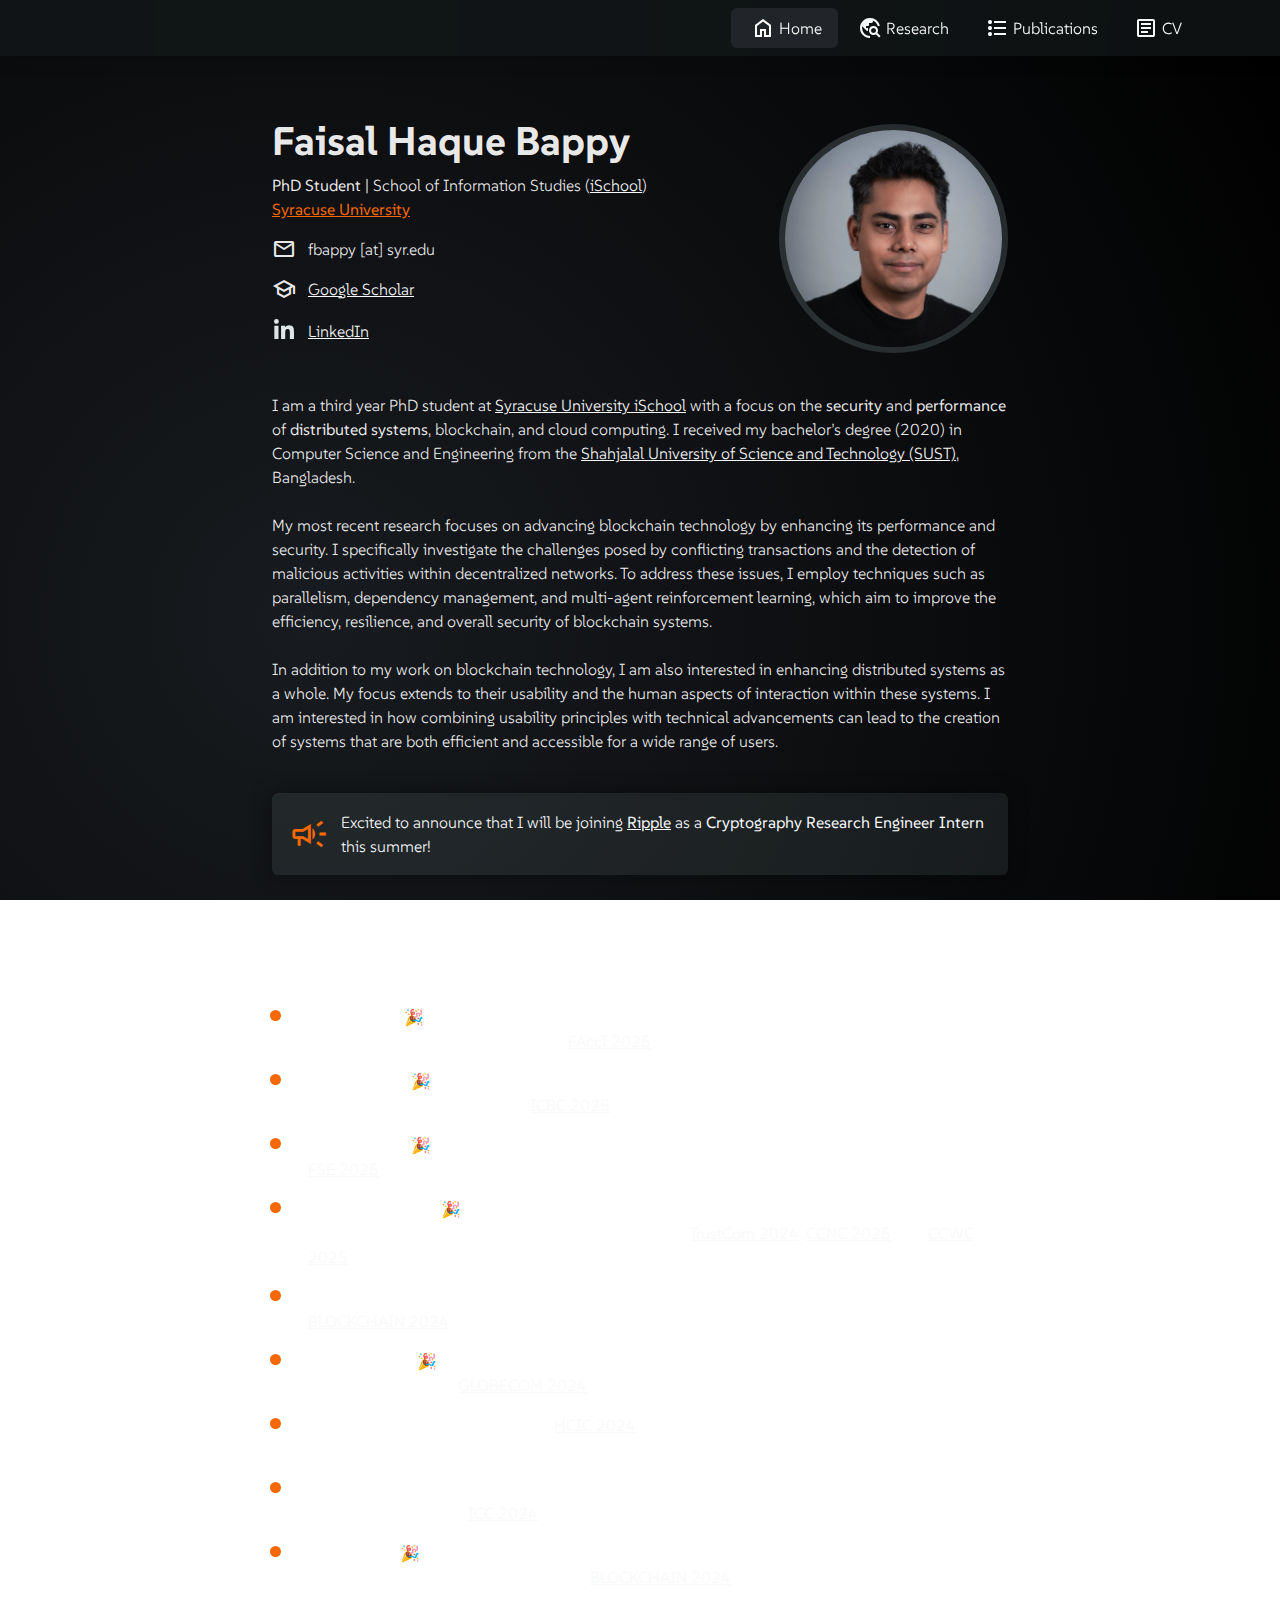
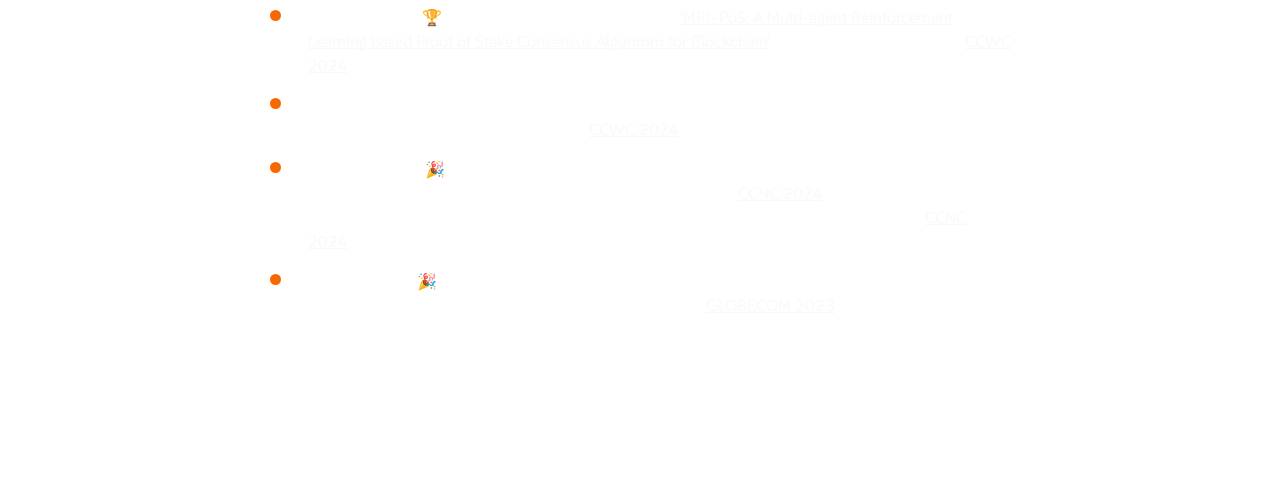
<file: index.html>
<!DOCTYPE html><html lang="en"><head><title>Faisal Haque Bappy | PhD Student, Syracuse University iSchool</title><meta name="description" content="Faisal Haque Bappy is a third year PhD student at Syracuse University iSchool with a focus on the security and performance of distributed systems, blockchain, and cloud computing."/><meta name="keywords" content="faisal haque bappy phd syracuse university ischool researcher blockchain security distributed systems technology information studies"/><meta name="robots" content="index, follow"/><meta name="googlebot" content="index, follow"/><meta name="viewport" content="width=device-width, initial-scale=1.0"/><meta charSet="utf-8"/><meta property="og:site_name" content="Faisal Haque Bappy | PhD Student, Syracuse University iSchool"/><meta property="og:locale" content="en_US"/><meta property="og:title" content="Faisal Haque Bappy | PhD Student, Syracuse University iSchool"/><meta property="og:description" content="Faisal Haque Bappy is a third year PhD student at Syracuse University iSchool with a focus on the security and performance of distributed systems, blockchain, and cloud computing."/><meta property="og:type" content="website"/><meta property="og:url" content="https://faisalhaque.com"/><meta property="og:image" content="https://faisalhaque.com/bappy.webp"/><meta property="og:image:alt" content="Faisal Haque Bappy"/><meta property="og:image:type" content="image/webp"/><meta property="og:image:width" content="811"/><meta property="og:image:height" content="811"/><meta property="article:published_time" content="2024-09-20T11:35:00+07:00"/><meta property="article:modified_time" content="2024-10-12T11:35:00+07:00"/><meta property="article:author" content="https://www.linkedin.com/in/FHB369"/><meta name="twitter:card" content="summary_large_image"/><meta name="twitter:site" content="@iSchoolSU"/><meta name="twitter:creator" content="@iSchoolSU"/><meta name="twitter:title" content="Faisal Haque Bappy | PhD Student, Syracuse University iSchool"/><meta name="twitter:description" content="Faisal Haque Bappy is a third year PhD student at Syracuse University iSchool with a focus on the security and performance of distributed systems, blockchain, and cloud computing."/><meta name="twitter:image" content="https://faisalhaque.com/bappy.webp"/><link rel="preload" as="image" href="/bappy.webp"/><meta name="next-head-count" content="28"/><link rel="apple-touch-icon" sizes="180x180" href="/apple-touch-icon.png"/><link rel="icon" type="image/png" sizes="32x32" href="/favicon-32x32.png"/><link rel="icon" type="image/png" sizes="16x16" href="/favicon-16x16.png"/><link rel="manifest" href="/site.webmanifest"/><link rel="sitemap" type="application/xml" title="Sitemap" href="/sitemap.xml"/><link rel="canonical" href="https://faisalhaque.com/"/><meta http-equiv="Cache-control" content="public"/><meta name="keywords" content="security,faisal haque bappy, faisal, faisal haque, bappy, faisal bappy, syracuse university, syracuse, ischool, information science, phd, phd student, doctoral students, cloud, cloud security, cybersecurity, privacy, researcher, scholar, blockchain, bitcoin, cryptocurrency, cryptography, distributed systems, decentralized, computer science, cs, programming"/><meta name="msvalidate.01" content="5334394E65EA9165758AB1E6FA523D21"/><meta property="og:type" content="article"/><meta property="og:url" content="https://faisalhaque.com/"/><meta property="og:url" content="https://scholar.google.com/citations?user=kA2cOt0AAAAJ&amp;hl=en"/><meta property="og:title" content="Faisal Haque Bappy"/><meta property="og:image" content="https://faisalhaque.com/bappy.webp"/><meta property="og:image:secure_url" content="https://faisalhaque.com/bappy.webp"/><meta name="twitter:image:src" content="https://faisalhaque.com/bappy.webp"/><meta property="article:author" content="Faisal Haque Bappy"/><meta name="twitter:card" content="summary_large_image"/><meta name="twitter:site" content="iSchoolSU"/><meta name="twitter:title" content="Faisal Haque Bappy - iSchool | Syracuse University"/><link rel="preload" href="/_next/static/css/c81643704212a519.css" as="style"/><link rel="stylesheet" href="/_next/static/css/c81643704212a519.css" data-n-g=""/><noscript data-n-css=""></noscript><script defer="" nomodule="" src="/_next/static/chunks/polyfills-c67a75d1b6f99dc8.js"></script><script src="/_next/static/chunks/webpack-b8f8d6679aaa5f42.js" defer=""></script><script src="/_next/static/chunks/framework-114634acb84f8baa.js" defer=""></script><script src="/_next/static/chunks/main-7209515590abf48c.js" defer=""></script><script src="/_next/static/chunks/pages/_app-fd7888cd7d364799.js" defer=""></script><script src="/_next/static/chunks/996-c5e5aa4c30f33066.js" defer=""></script><script src="/_next/static/chunks/675-25da51e9f406e7b5.js" defer=""></script><script src="/_next/static/chunks/311-baed07c9e0d983a5.js" defer=""></script><script src="/_next/static/chunks/pages/index-b1f81f8e02715e93.js" defer=""></script><script src="/_next/static/xhX_bxqBxJDsYo9_auUGA/_buildManifest.js" defer=""></script><script src="/_next/static/xhX_bxqBxJDsYo9_auUGA/_ssgManifest.js" defer=""></script></head><body><div id="__next"><div><nav class="navbar navbar-dark navbar-expand-lg fixed-top glossy-nav"><div class="container"><div class="title-brand"></div><button class="navbar-toggler" type="button" data-bs-toggle="collapse" data-bs-target="#navbarNavDropdown" aria-controls="navbarNavDropdown" aria-expanded="false" aria-label="Toggle navigation"><span class="navbar-toggler-icon"></span></button><span class="collapse navbar-collapse justify-content-end" id="navbarNavDropdown"><ul class="nav nav-pills"><li class="nav-item"><span class="nav-link bg-dark custom-pills active"><span class="d-flex align-items-center"><span class="material-symbols-outlined px-1" data-nosnippet="true">home</span><a class="custom-nav-link" href="/">Home</a></span></span></li><li class="nav-item "><span class="nav-link custom-pills text-light"><span class="d-flex align-items-center"><span class="material-symbols-outlined px-1" data-nosnippet="true">travel_explore</span><a class="custom-nav-link" href="/research">Research</a></span></span></li><li class="nav-item"><span class="nav-link custom-pills text-light"><span class="d-flex align-items-center"><span class="material-symbols-outlined px-1" data-nosnippet="true">format_list_bulleted</span><a class="custom-nav-link" href="/publications">Publications</a></span></span></li><li class="nav-item"><span class="nav-link custom-pills text-light"><span class="d-flex align-items-center"><span class="material-symbols-outlined px-1" data-nosnippet="true">article</span><a class="custom-nav-link" target="blank" rel="noopener noreferer" href="/cv_fbappy_apr25.pdf">CV</a></span></span></li></ul></span></div></nav><div class="container main-content"><div class="row justify-content-center"><div class="col-md-8"><div class="row d-flex align-items-center justify-content-between"><div class="col-md-8"><h1><strong>Faisal Haque Bappy</strong></h1><p class="mt-1 mb-3"><b>PhD Student</b> | School of Information Studies (<a href="https://ischool.syr.edu/" target="_blank" rel="noopener noreferrer" class="link-light">iSchool</a>) <br/><a href="https://syr.edu" target="_blank" rel="noopener noreferrer" style="color:#F76900"><b>Syracuse University</b></a></p><div><p class="d-flex align-items-center"><span class="material-symbols-outlined ">mail</span>    <span>fbappy [at] syr.edu</span></p><p class="d-flex align-items-center"><span class="material-symbols-outlined ">school</span>   <a href="https://scholar.google.com/citations?user=kA2cOt0AAAAJ&amp;hl=en" target="_blank" rel="noopener noreferrer" class="link-light">Google Scholar</a></p><p class="d-flex align-items-center"><svg xmlns="http://www.w3.org/2000/svg" viewBox="0 0 448 512" style="width:24px;padding:2px"><path fill="#dfe6e8" d="M100.3 448H7.4V148.9h92.9zM53.8 108.1C24.1 108.1 0 83.5 0 53.8a53.8 53.8 0 0 1 107.6 0c0 29.7-24.1 54.3-53.8 54.3zM447.9 448h-92.7V302.4c0-34.7-.7-79.2-48.3-79.2-48.3 0-55.7 37.7-55.7 76.7V448h-92.8V148.9h89.1v40.8h1.3c12.4-23.5 42.7-48.3 87.9-48.3 94 0 111.3 61.9 111.3 142.3V448z"></path></svg>   <a href="https://www.linkedin.com/in/fhb369/" target="_blank" rel="noopener noreferrer" class="link-light">LinkedIn</a></p></div></div><div class="col-md-4"><div class="w-100 d-flex justify-content-end my-4"><img alt="Faisal Haque Bappy" src="/bappy.webp" width="0" height="0" decoding="async" data-nimg="1" class="profile-photo" style="color:transparent;background-size:cover;background-position:50% 50%;background-repeat:no-repeat;background-image:url(&quot;data:image/svg+xml;charset=utf-8,%3Csvg xmlns=&#x27;http%3A//www.w3.org/2000/svg&#x27;%3E%3Cimage style=&#x27;filter:blur(20px)&#x27; x=&#x27;0&#x27; y=&#x27;0&#x27; height=&#x27;100%25&#x27; width=&#x27;100%25&#x27; href=&#x27;/bappy-blur.webp&#x27;/%3E%3C/svg%3E&quot;)"/></div></div><div class="col-md-12 mt-3 ">I am a third year PhD student at<!-- --> <a href="https://ischool.syr.edu" target="_blank" rel="noopener noreferrer" class="link-light">Syracuse University iSchool</a> <!-- -->with a focus on the <strong>security</strong> and<!-- --> <strong>performance</strong> of<!-- --> <strong>distributed systems</strong>, blockchain, and cloud computing. I received my bachelor’s degree (2020) in Computer Science and Engineering from the<!-- --> <a href="https://sust.edu" target="_blank" rel="noopener noreferrer" class="link-light">Shahjalal University of Science and Technology (SUST)</a>, Bangladesh.<br/><br/>My most recent research focuses on advancing blockchain technology by enhancing its performance and security. I specifically investigate the challenges posed by conflicting transactions and the detection of malicious activities within decentralized networks. To address these issues, I employ techniques such as parallelism, dependency management, and multi-agent reinforcement learning, which aim to improve the efficiency, resilience, and overall security of blockchain systems.<br/><br/>In addition to my work on blockchain technology, I am also interested in enhancing distributed systems as a whole. My focus extends to their usability and the human aspects of interaction within these systems. I am interested in how combining usability principles with technical advancements can lead to the creation of systems that are both efficient and accessible for a wide range of users.</div></div><div class="row mt-4"><div class="col-md-12 mt-3"><div class="alert custom-alert d-flex align-items-center"><span class="material-symbols-outlined" style="font-size:2.5rem">campaign</span>   <div class="text-light">Excited to announce that I will be joining<!-- --> <a href="https://ripple.com/" target="_blank" rel="noopener noreferrer" class="text-light"><strong>Ripple</strong></a> <!-- -->as a <b>Cryptography Research Engineer Intern</b> this summer!</div></div></div></div><div class="row mt-5"><h3>| News and Updates</h3><section class="col-md-12 py-4 mx-1"><ul class="timeline"><li class="timeline-item mb-3"><b class="fw-bold">[<!-- -->April 2025<!-- -->]</b> <!-- -->🎉 Our new paper on Unveiling Hidden Contradictions in Blockchain and Cryptocurrency has been accepted at <a href="https://facctconference.org/" target="_blank" rel="noopener noreferrer" class="text-light">FAccT 2025</a>.</li><li class="timeline-item mb-3"><b class="fw-bold">[<!-- -->March 2025<!-- -->]</b> <!-- -->🎉 Two new paper on Smart Contract Upgrade and Cross-Chain Smart Contract Execution has been accepted at <a href="https://icbc2025.ieee-icbc.org/" target="_blank" rel="noopener noreferrer" class="text-light">ICBC 2025</a>.</li><li class="timeline-item mb-3"><b class="fw-bold">[<!-- -->March 2025<!-- -->]</b> <!-- -->🎉 Our paper on Secure and Efficient Smart Contract Migration has been accepted at <a href="https://conf.researchr.org/home/fse-2025" target="_blank" rel="noopener noreferrer" class="text-light">FSE 2025</a> in the Ideas, Visions, and Reflections track.</li><li class="timeline-item mb-3"><b class="fw-bold">[<!-- -->December 2024<!-- -->]</b> <!-- -->🎉 4 new papers on secure smart contract upgrades, blockchain authentication, and collaborative proof-of-work have been accepted at <a href="http://ieee-aiplus.org/2024/trustcom/" target="_blank" rel="noopener noreferrer" class="text-light">TrustCom 2024</a>, <a href="https://ccnc2025.ieee-ccnc.org/" target="_blank" rel="noopener noreferrer" class="text-light">CCNC 2025</a>, and <a href="https://ieee-ccwc.org/" target="_blank" rel="noopener noreferrer" class="text-light">CCWC 2025</a>!</li><li class="timeline-item mb-3"><b class="fw-bold">[<!-- -->August 2024<!-- -->]</b> <!-- -->I will be presenting our work on maximizing blockchain performance at the <a href="https://ieee-cybermatics.org/2024/blockchain/index.php" target="_blank" rel="noopener noreferrer" class="text-light">BLOCKCHAIN 2024</a> conference in Copenhagen, Denmark.</li><li class="timeline-item mb-3"><b class="fw-bold">[<!-- -->August 2024<!-- -->]</b> <!-- -->🎉 Two of our works related to securing PoS and impact of contention in blockchain has been accepted at <a href="https://globecom2024.ieee-globecom.org/" target="_blank" rel="noopener noreferrer" class="text-light">GLOBECOM 2024</a>.</li><li class="timeline-item mb-3"><b class="fw-bold">[<!-- -->June 2024<!-- -->]</b> <!-- -->I will be attending the <a href="https://hcic.org/" target="_blank" rel="noopener noreferrer" class="text-light">HCIC 2024</a> conference in Delavan, Wisconsin and present my poster on users&#x27; mental model on cryptocurrency and blockchain technology.</li><li class="timeline-item mb-3"><b class="fw-bold">[<!-- -->June 2024<!-- -->]</b> <!-- -->I will be presenting our work on enhancing cloud data storage auditing using an improved B-tree at the <a href="https://icc2024.ieee-icc.org/" target="_blank" rel="noopener noreferrer" class="text-light">ICC 2024</a> conference in Denver, Colorado.</li><li class="timeline-item mb-3"><b class="fw-bold">[<!-- -->June 2024<!-- -->]</b> <!-- -->🎉 Our work on maximizing blockchain performance using dependency manager and parallel processing has been accepted at <a href="https://ieee-cybermatics.org/2024/blockchain/index.php" target="_blank" rel="noopener noreferrer" class="text-light">BLOCKCHAIN 2024</a>.</li><li class="timeline-item mb-3"><b class="fw-bold">[<!-- -->January 2024<!-- -->]</b> <!-- -->🏆 Our work-in-progress paper titled <a href="https://doi.org/10.1109/CCWC60891.2024.10427777" target="_blank" rel="noopener noreferrer" class="text-light">&#x27;MRL-PoS: A Multi-agent Reinforcement Learning based Proof of Stake Consensus Algorithm for Blockchain&#x27;</a> got the best paper award at <a href="https://ieee-ccwc.org/" target="_blank" rel="noopener noreferrer" class="text-light">CCWC 2024</a>.</li><li class="timeline-item mb-3"><b class="fw-bold">[<!-- -->December 2023<!-- -->]</b> <!-- -->I will be presenting our work on a multi-agent reinforcement learning-based proof of stake consensus for blockchain at the <a href="https://ieee-ccwc.org/" target="_blank" rel="noopener noreferrer" class="text-light">CCWC 2024</a> conference in Las Vegas, Nevada.</li><li class="timeline-item mb-3"><b class="fw-bold">[<!-- -->October 2023<!-- -->]</b> <!-- -->🎉 Our paper on a fault-tolerant and storage-efficient cloud solution (FASTEN) balancing replication and deduplication, has been accepted at <a href="https://ccnc2024.ieee-ccnc.org/" target="_blank" rel="noopener noreferrer" class="text-light">CCNC 2024</a>. Also our work on contention-free and attack-resilient blockchain scheme, has been accepted as a poster at <a href="https://ccnc2024.ieee-ccnc.org/" target="_blank" rel="noopener noreferrer" class="text-light">CCNC 2024</a>.</li><li class="timeline-item mb-3"><b class="fw-bold">[<!-- -->August 2023<!-- -->]</b> <!-- -->🎉 Our work on a secure and efficient auditing framework supporting data integrity and file version control in the cloud has been accepted at <a href="https://globecom2023.ieee-globecom.org/" target="_blank" rel="noopener noreferrer" class="text-light">GLOBECOM 2023</a>.</li></ul></section></div><div class="row my-5"><div>Copyright © 2025<br/><small><b>Last updated on April 14, 2025</b></small></div></div></div></div></div></div></div><script id="__NEXT_DATA__" type="application/json">{"props":{"pageProps":{}},"page":"/","query":{},"buildId":"xhX_bxqBxJDsYo9_auUGA","nextExport":true,"autoExport":true,"isFallback":false,"scriptLoader":[]}</script></body></html>
</file>
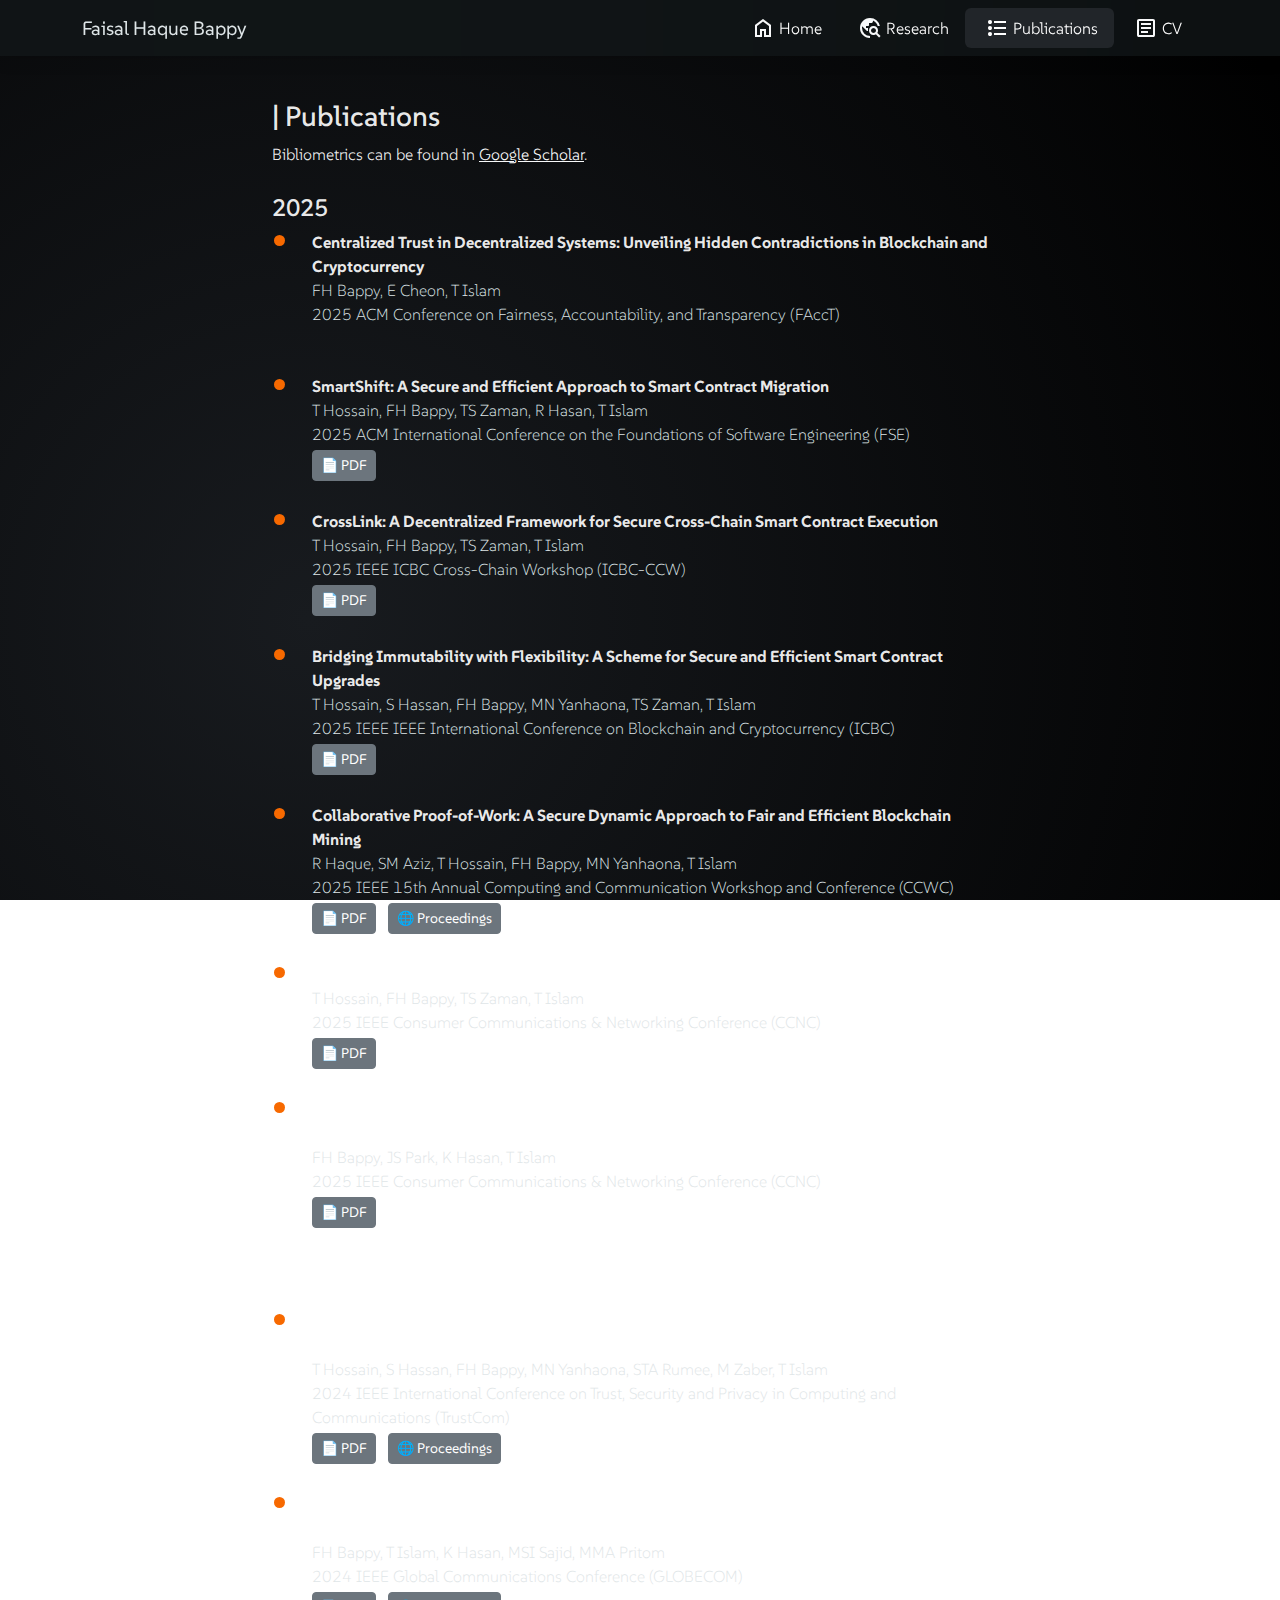
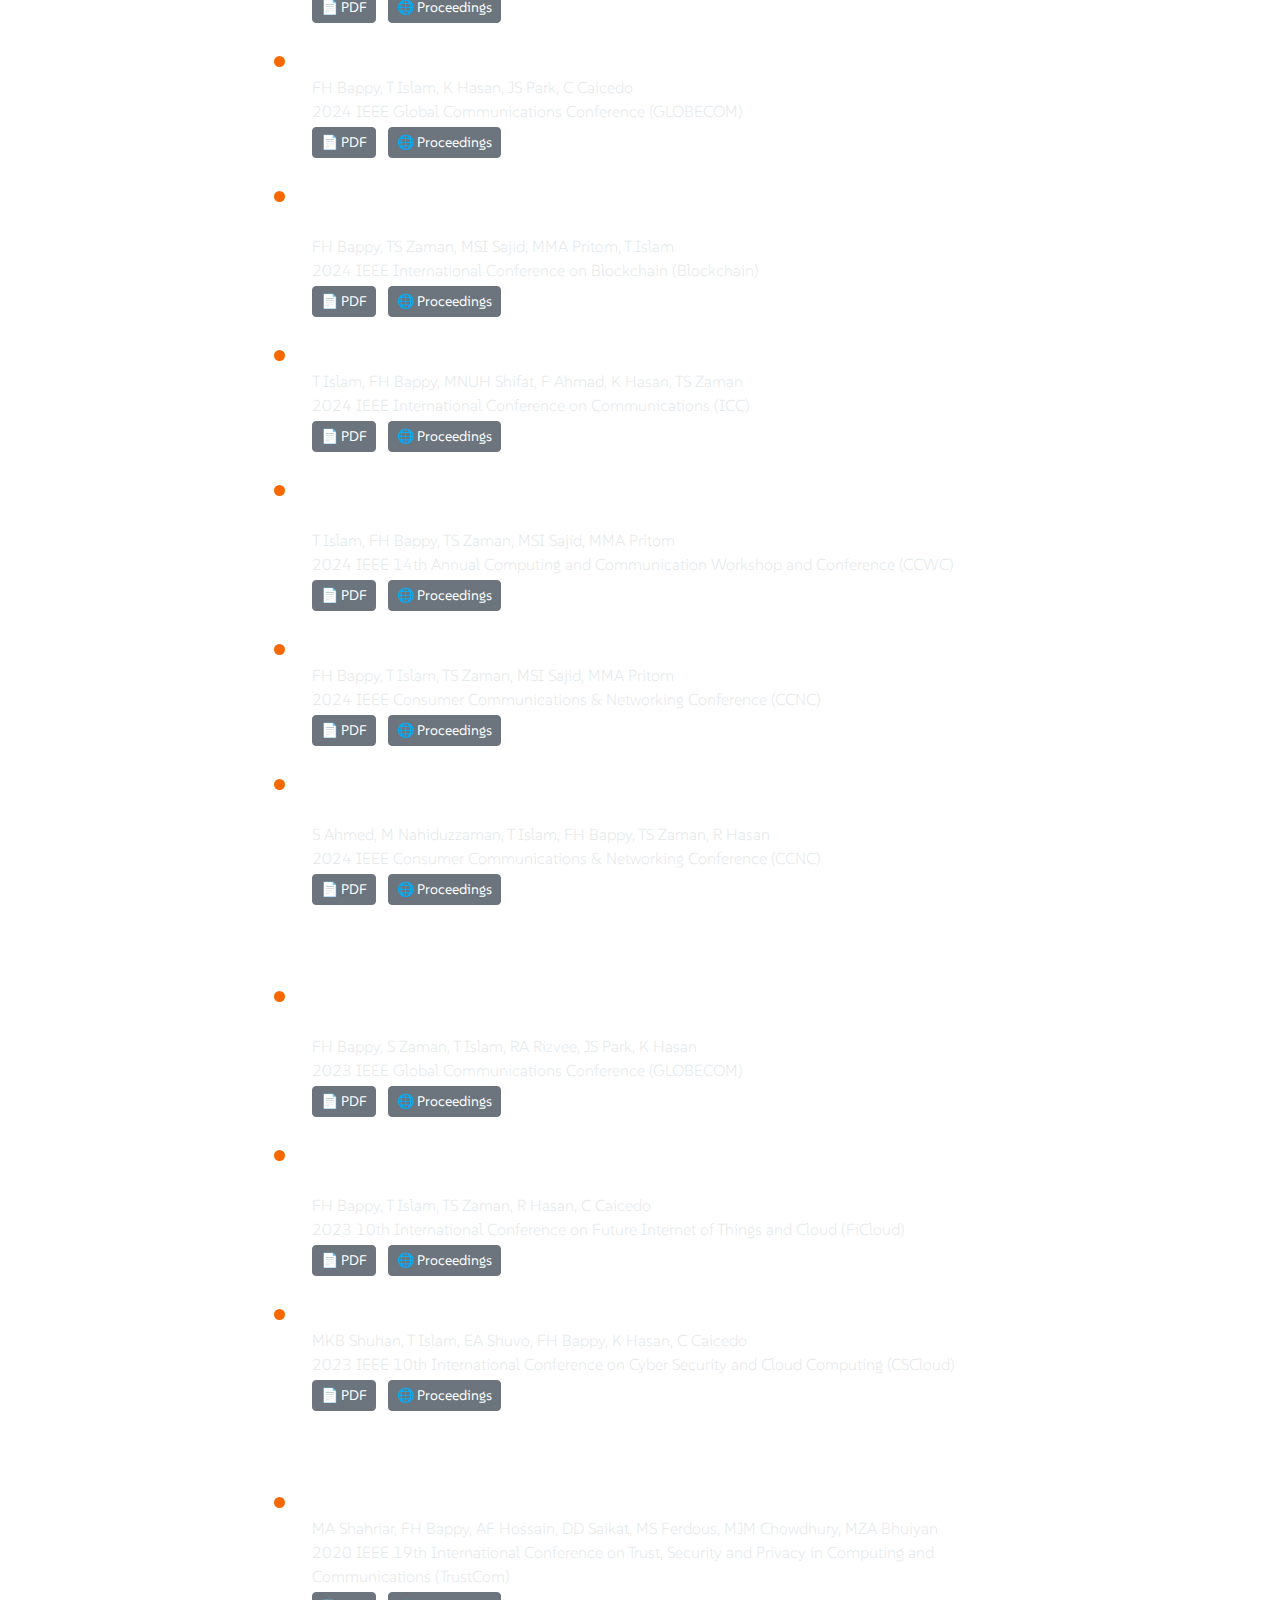
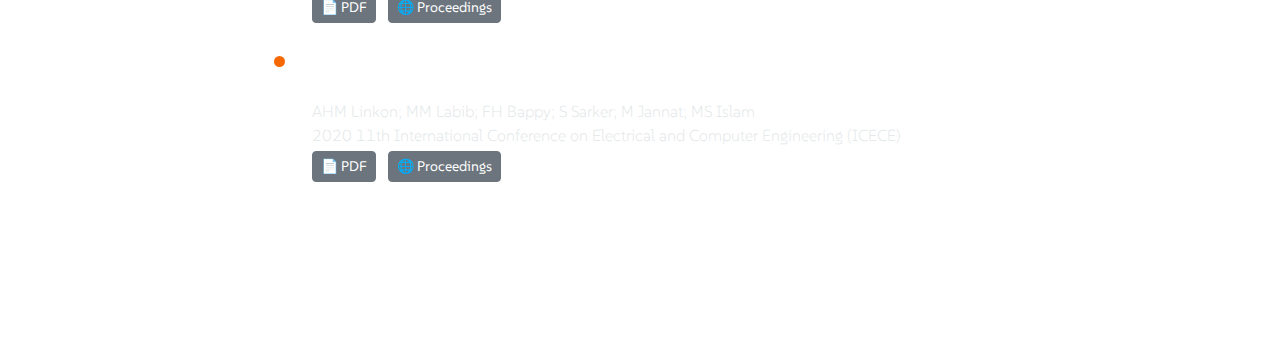
<file: publications.html>
<!DOCTYPE html><html lang="en"><head><title>Publications | Faisal Haque Bappy | PhD Student, Syracuse University iSchool</title><meta name="description" content="Most recent publications of Faisal Haque Bappy"/><meta name="keywords" content="faisal haque bappy publications papers conferences phd syracuse university ischool researcher blockchain security distributed systems technology information studies"/><meta name="robots" content="index, follow"/><meta name="googlebot" content="index, follow"/><meta name="viewport" content="width=device-width, initial-scale=1.0"/><meta charSet="utf-8"/><meta property="og:site_name" content="Publications | Faisal Haque Bappy | PhD Student, Syracuse University iSchool"/><meta property="og:locale" content="en_US"/><meta property="og:title" content="Publications | Faisal Haque Bappy | PhD Student, Syracuse University iSchool"/><meta property="og:description" content="Most recent publications of Faisal Haque Bappy"/><meta property="og:type" content="website"/><meta property="og:url" content="https://faisalhaque.com/publications"/><meta property="og:image" content="https://faisalhaque.com/bappy.webp"/><meta property="og:image:alt" content="Faisal Haque Bappy"/><meta property="og:image:type" content="image/webp"/><meta property="og:image:width" content="811"/><meta property="og:image:height" content="811"/><meta property="article:published_time" content="2024-09-20T11:35:00+07:00"/><meta property="article:modified_time" content="2024-10-12T11:35:00+07:00"/><meta property="article:author" content="https://www.linkedin.com/in/FHB369"/><meta name="twitter:card" content="summary_large_image"/><meta name="twitter:site" content="@iSchoolSU"/><meta name="twitter:creator" content="@iSchoolSU"/><meta name="twitter:title" content="Publications | Faisal Haque Bappy | PhD Student, Syracuse University iSchool"/><meta name="twitter:description" content="Most recent publications of Faisal Haque Bappy."/><meta name="twitter:image" content="https://faisalhaque.com/bappy.webp"/><meta name="next-head-count" content="27"/><link rel="apple-touch-icon" sizes="180x180" href="/apple-touch-icon.png"/><link rel="icon" type="image/png" sizes="32x32" href="/favicon-32x32.png"/><link rel="icon" type="image/png" sizes="16x16" href="/favicon-16x16.png"/><link rel="manifest" href="/site.webmanifest"/><link rel="sitemap" type="application/xml" title="Sitemap" href="/sitemap.xml"/><link rel="canonical" href="https://faisalhaque.com/"/><meta http-equiv="Cache-control" content="public"/><meta name="keywords" content="security,faisal haque bappy, faisal, faisal haque, bappy, faisal bappy, syracuse university, syracuse, ischool, information science, phd, phd student, doctoral students, cloud, cloud security, cybersecurity, privacy, researcher, scholar, blockchain, bitcoin, cryptocurrency, cryptography, distributed systems, decentralized, computer science, cs, programming"/><meta name="msvalidate.01" content="5334394E65EA9165758AB1E6FA523D21"/><meta property="og:type" content="article"/><meta property="og:url" content="https://faisalhaque.com/"/><meta property="og:url" content="https://scholar.google.com/citations?user=kA2cOt0AAAAJ&amp;hl=en"/><meta property="og:title" content="Faisal Haque Bappy"/><meta property="og:image" content="https://faisalhaque.com/bappy.webp"/><meta property="og:image:secure_url" content="https://faisalhaque.com/bappy.webp"/><meta name="twitter:image:src" content="https://faisalhaque.com/bappy.webp"/><meta property="article:author" content="Faisal Haque Bappy"/><meta name="twitter:card" content="summary_large_image"/><meta name="twitter:site" content="iSchoolSU"/><meta name="twitter:title" content="Faisal Haque Bappy - iSchool | Syracuse University"/><link rel="preload" href="/_next/static/css/c81643704212a519.css" as="style"/><link rel="stylesheet" href="/_next/static/css/c81643704212a519.css" data-n-g=""/><noscript data-n-css=""></noscript><script defer="" nomodule="" src="/_next/static/chunks/polyfills-c67a75d1b6f99dc8.js"></script><script src="/_next/static/chunks/webpack-b8f8d6679aaa5f42.js" defer=""></script><script src="/_next/static/chunks/framework-114634acb84f8baa.js" defer=""></script><script src="/_next/static/chunks/main-7209515590abf48c.js" defer=""></script><script src="/_next/static/chunks/pages/_app-fd7888cd7d364799.js" defer=""></script><script src="/_next/static/chunks/996-c5e5aa4c30f33066.js" defer=""></script><script src="/_next/static/chunks/pages/publications-09afae1e3a8419a8.js" defer=""></script><script src="/_next/static/xhX_bxqBxJDsYo9_auUGA/_buildManifest.js" defer=""></script><script src="/_next/static/xhX_bxqBxJDsYo9_auUGA/_ssgManifest.js" defer=""></script></head><body><div id="__next"><div><nav class="navbar navbar-dark navbar-expand-lg fixed-top glossy-nav"><div class="container"><div class="title-brand"><strong>Faisal Haque Bappy</strong></div><button class="navbar-toggler" type="button" data-bs-toggle="collapse" data-bs-target="#navbarNavDropdown" aria-controls="navbarNavDropdown" aria-expanded="false" aria-label="Toggle navigation"><span class="navbar-toggler-icon"></span></button><span class="collapse navbar-collapse justify-content-end" id="navbarNavDropdown"><ul class="nav nav-pills"><li class="nav-item"><span class="nav-link custom-pills text-light"><span class="d-flex align-items-center"><span class="material-symbols-outlined px-1" data-nosnippet="true">home</span><a class="custom-nav-link" href="/">Home</a></span></span></li><li class="nav-item "><span class="nav-link custom-pills text-light"><span class="d-flex align-items-center"><span class="material-symbols-outlined px-1" data-nosnippet="true">travel_explore</span><a class="custom-nav-link" href="/research">Research</a></span></span></li><li class="nav-item"><span class="nav-link bg-dark custom-pills active"><span class="d-flex align-items-center"><span class="material-symbols-outlined px-1" data-nosnippet="true">format_list_bulleted</span><a class="custom-nav-link" href="/publications">Publications</a></span></span></li><li class="nav-item"><span class="nav-link custom-pills text-light"><span class="d-flex align-items-center"><span class="material-symbols-outlined px-1" data-nosnippet="true">article</span><a class="custom-nav-link" target="blank" rel="noopener noreferer" href="/cv_fbappy_apr25.pdf">CV</a></span></span></li></ul></span></div></nav><div class="container main-content"><div class="row justify-content-center"><div class="col-md-8"><div class="row"><h3>| Publications</h3><p>Bibliometrics can be found in<!-- --> <a href="https://scholar.google.com/citations?user=kA2cOt0AAAAJ&amp;hl=en" target="_blank" rel="noopener noreferrer" class="link-light">Google Scholar</a>.</p><section class="col-md-12 py-1"><h4 class="my-2">2025</h4><ul class="timeline mx-2"><li class="timeline-item mb-4"><strong class="fw-bold">Centralized Trust in Decentralized Systems: Unveiling Hidden Contradictions in Blockchain and Cryptocurrency</strong><br/><i class="mb-2 text-light2">FH Bappy, E Cheon, T Islam</i><br/><span class="text-light2">2025 ACM Conference on Fairness, Accountability, and Transparency (FAccT)</span><br/><span>   </span></li><li class="timeline-item mb-4"><strong class="fw-bold">SmartShift: A Secure and Efficient Approach to Smart Contract Migration</strong><br/><i class="mb-2 text-light2">T Hossain, FH Bappy, TS Zaman, R Hasan, T Islam</i><br/><span class="text-light2">2025 ACM International Conference on the Foundations of Software Engineering (FSE)</span><br/><span><a target="blank" class="btn btn-sm btn-secondary my-1" href="https://arxiv.org/pdf/2504.09315">📄 PDF</a>   </span></li><li class="timeline-item mb-4"><strong class="fw-bold">CrossLink: A Decentralized Framework for Secure Cross-Chain Smart Contract Execution</strong><br/><i class="mb-2 text-light2">T Hossain, FH Bappy, TS Zaman, T Islam</i><br/><span class="text-light2">2025 IEEE ICBC Cross-Chain Workshop (ICBC-CCW)</span><br/><span><a target="blank" class="btn btn-sm btn-secondary my-1" href="https://arxiv.org/pdf/2504.09319">📄 PDF</a>   </span></li><li class="timeline-item mb-4"><strong class="fw-bold">Bridging Immutability with Flexibility: A Scheme for Secure and Efficient Smart Contract Upgrades</strong><br/><i class="mb-2 text-light2">T Hossain, S Hassan, FH Bappy, MN Yanhaona, TS Zaman, T Islam</i><br/><span class="text-light2">2025 IEEE IEEE International Conference on Blockchain and Cryptocurrency (ICBC)</span><br/><span><a target="blank" class="btn btn-sm btn-secondary my-1" href="https://arxiv.org/pdf/2504.09652">📄 PDF</a>   </span></li><li class="timeline-item mb-4"><strong class="fw-bold">Collaborative Proof-of-Work: A Secure Dynamic Approach to Fair and Efficient Blockchain Mining</strong><br/><i class="mb-2 text-light2">R Haque, SM Aziz, T Hossain, FH Bappy, MN Yanhaona, T Islam</i><br/><span class="text-light2">2025 IEEE 15th Annual Computing and Communication Workshop and Conference (CCWC)</span><br/><span><a target="blank" class="btn btn-sm btn-secondary my-1" href="https://arxiv.org/pdf/2412.00690">📄 PDF</a>   <a target="blank" class="btn btn-sm btn-secondary my-1" href="https://doi.org/10.1109/CCWC62904.2025.10903711">🌐 Proceedings</a></span></li><li class="timeline-item mb-4"><strong class="fw-bold">SEAM: A Secure Automated and Maintainable Smart Contract Upgrade Framework</strong><br/><i class="mb-2 text-light2">T Hossain, FH Bappy, TS Zaman, T Islam</i><br/><span class="text-light2">2025 IEEE Consumer Communications &amp; Networking Conference (CCNC)</span><br/><span><a target="blank" class="btn btn-sm btn-secondary my-1" href="https://arxiv.org/pdf/2412.00680">📄 PDF</a>   </span></li><li class="timeline-item mb-4"><strong class="fw-bold">ChainGuard: A Blockchain-based Authentication and Access Control Scheme for Distributed Networks</strong><br/><i class="mb-2 text-light2">FH Bappy, JS Park, K Hasan, T Islam</i><br/><span class="text-light2">2025 IEEE Consumer Communications &amp; Networking Conference (CCNC)</span><br/><span><a target="blank" class="btn btn-sm btn-secondary my-1" href="https://arxiv.org/pdf/2412.00677">📄 PDF</a>   </span></li></ul></section><section class="col-md-12 py-1"><h4 class="my-2">2024</h4><ul class="timeline mx-2"><li class="timeline-item mb-4"><strong class="fw-bold">FlexiContracts: A Novel and Efficient Scheme for Upgrading Smart Contracts in Ethereum Blockchain</strong><br/><i class="mb-2 text-light2">T Hossain, S Hassan, FH Bappy, MN Yanhaona, STA Rumee, M Zaber, T Islam</i><br/><span class="text-light2">2024 IEEE International Conference on Trust, Security and Privacy in Computing and Communications (TrustCom)</span><br/><span><a target="blank" class="btn btn-sm btn-secondary my-1" href="https://arxiv.org/pdf/2504.10811">📄 PDF</a>   <a target="blank" class="btn btn-sm btn-secondary my-1" href="https://doi.org/10.1109/TrustCom63139.2024.00319">🌐 Proceedings</a></span></li><li class="timeline-item mb-4"><strong class="fw-bold">Securing Proof of Stake Blockchains: Leveraging Multi-Agent Reinforcement Learning for Detecting and Mitigating Malicious Nodes</strong><br/><i class="mb-2 text-light2">FH Bappy, T Islam, K Hasan, MSI Sajid, MMA Pritom</i><br/><span class="text-light2">2024 IEEE Global Communications Conference (GLOBECOM)</span><br/><span><a target="blank" class="btn btn-sm btn-secondary my-1" href="https://arxiv.org/pdf/2407.20983">📄 PDF</a>   <a target="blank" class="btn btn-sm btn-secondary my-1" href="https://doi.org/10.1109/GLOBECOM52923.2024.10900961">🌐 Proceedings</a></span></li><li class="timeline-item mb-4"><strong class="fw-bold">Impact of Conflicting Transactions in Blockchain: Detecting and Mitigating Potential Attacks</strong><br/><i class="mb-2 text-light2">FH Bappy, T Islam, K Hasan, JS Park, C Caicedo</i><br/><span class="text-light2">2024 IEEE Global Communications Conference (GLOBECOM)</span><br/><span><a target="blank" class="btn btn-sm btn-secondary my-1" href="https://arxiv.org/pdf/2407.20980">📄 PDF</a>   <a target="blank" class="btn btn-sm btn-secondary my-1" href="https://doi.org/10.1109/GLOBECOM52923.2024.10901049">🌐 Proceedings</a></span></li><li class="timeline-item mb-4"><strong class="fw-bold">Maximizing Blockchain Performance: Mitigating Conflicting Transactions through Parallelism and Dependency Management</strong><br/><i class="mb-2 text-light2">FH Bappy, TS Zaman, MSI Sajid, MMA Pritom, T Islam</i><br/><span class="text-light2">2024 IEEE International Conference on Blockchain (Blockchain)</span><br/><span><a target="blank" class="btn btn-sm btn-secondary my-1" href="https://arxiv.org/pdf/2407.01426">📄 PDF</a>   <a target="blank" class="btn btn-sm btn-secondary my-1" href="https://doi.org/10.1109/Blockchain62396.2024.00027">🌐 Proceedings</a></span></li><li class="timeline-item mb-4"><strong class="fw-bold">An Efficient and Scalable Auditing Scheme for Cloud Data Storage using an Enhanced B-tree</strong><br/><i class="mb-2 text-light2">T Islam, FH Bappy, MNUH Shifat, F Ahmad, K Hasan, TS Zaman</i><br/><span class="text-light2">2024 IEEE International Conference on Communications (ICC)</span><br/><span><a target="blank" class="btn btn-sm btn-secondary my-1" href="https://arxiv.org/pdf/2401.08953">📄 PDF</a>   <a target="blank" class="btn btn-sm btn-secondary my-1" href="https://doi.org/10.1109/ICC51166.2024.10622517">🌐 Proceedings</a></span></li><li class="timeline-item mb-4"><strong class="fw-bold">MRL-PoS: A Multi-agent Reinforcement Learning based Proof of Stake Consensus Algorithm for Blockchain</strong><br/><i class="mb-2 text-light2">T Islam, FH Bappy, TS Zaman, MSI Sajid, MMA Pritom</i><br/><span class="text-light2">2024 IEEE 14th Annual Computing and Communication Workshop and Conference (CCWC)</span><br/><span><a target="blank" class="btn btn-sm btn-secondary my-1" href="https://arxiv.org/pdf/2312.09123">📄 PDF</a>   <a target="blank" class="btn btn-sm btn-secondary my-1" href="https://doi.org/10.1109/CCWC60891.2024.10427777">🌐 Proceedings</a></span></li><li class="timeline-item mb-4"><strong class="fw-bold">ConChain: A Scheme for Contention-free and Attack Resilient BlockChain</strong><br/><i class="mb-2 text-light2">FH Bappy, T Islam, TS Zaman, MSI Sajid, MMA Pritom</i><br/><span class="text-light2">2024 IEEE Consumer Communications &amp; Networking Conference (CCNC)</span><br/><span><a target="blank" class="btn btn-sm btn-secondary my-1" href="https://arxiv.org/pdf/2312.08305">📄 PDF</a>   <a target="blank" class="btn btn-sm btn-secondary my-1" href="https://ieeexplore.ieee.org/abstract/document/10454692">🌐 Proceedings</a></span></li><li class="timeline-item mb-4"><strong class="fw-bold">FASTEN: Towards a FAult-tolerant and STorage EfficieNt Cloud: Balancing Between Replication and Deduplication</strong><br/><i class="mb-2 text-light2">S Ahmed, M Nahiduzzaman, T Islam, FH Bappy, TS Zaman, R Hasan</i><br/><span class="text-light2">2024 IEEE Consumer Communications &amp; Networking Conference (CCNC)</span><br/><span><a target="blank" class="btn btn-sm btn-secondary my-1" href="https://arxiv.org/pdf/2312.08309">📄 PDF</a>   <a target="blank" class="btn btn-sm btn-secondary my-1" href="https://ieeexplore.ieee.org/abstract/document/10454894">🌐 Proceedings</a></span></li></ul></section><section class="col-md-12 py-1"><h4 class="my-2">2023</h4><ul class="timeline mx-2"><li class="timeline-item mb-4"><strong class="fw-bold">Towards Immutability: A Secure and Efficient Auditing Framework for Cloud Supporting Data Integrity and File Version Control</strong><br/><i class="mb-2 text-light2">FH Bappy, S Zaman, T Islam, RA Rizvee, JS Park, K Hasan</i><br/><span class="text-light2">2023 IEEE Global Communications Conference (GLOBECOM)</span><br/><span><a target="blank" class="btn btn-sm btn-secondary my-1" href="https://arxiv.org/pdf/2308.04453">📄 PDF</a>   <a target="blank" class="btn btn-sm btn-secondary my-1" href="https://doi.org/10.1109/GLOBECOM54140.2023.10436828">🌐 Proceedings</a></span></li><li class="timeline-item mb-4"><strong class="fw-bold">A Deep Dive into the Google Cluster Workload Traces: Analyzing the Application Failure Characteristics and User Behaviors</strong><br/><i class="mb-2 text-light2">FH Bappy, T Islam, TS Zaman, R Hasan, C Caicedo</i><br/><span class="text-light2">2023 10th International Conference on Future Internet of Things and Cloud (FiCloud)</span><br/><span><a target="blank" class="btn btn-sm btn-secondary my-1" href="https://arxiv.org/pdf/2308.02358">📄 PDF</a>   <a target="blank" class="btn btn-sm btn-secondary my-1" href="https://doi.org/10.1109/FiCloud58648.2023.00023">🌐 Proceedings</a></span></li><li class="timeline-item mb-4"><strong class="fw-bold">Quarks: A Secure and Decentralized Blockchain-Based Messaging Network</strong><br/><i class="mb-2 text-light2">MKB Shuhan, T Islam, EA Shuvo, FH Bappy, K Hasan, C Caicedo</i><br/><span class="text-light2">2023 IEEE 10th International Conference on Cyber Security and Cloud Computing (CSCloud)</span><br/><span><a target="blank" class="btn btn-sm btn-secondary my-1" href="https://arxiv.org/pdf/2308.04452">📄 PDF</a>   <a target="blank" class="btn btn-sm btn-secondary my-1" href="https://doi.org/10.1109/CSCloud-EdgeCom58631.2023.00053">🌐 Proceedings</a></span></li></ul></section><section class="col-md-12 py-1"><h4 class="my-2">2020</h4><ul class="timeline mx-2"><li class="timeline-item mb-4"><strong class="fw-bold">Modelling Attacks in Blockchain Systems using Petri Nets</strong><br/><i class="mb-2 text-light2">MA Shahriar, FH Bappy, AF Hossain, DD Saikat, MS Ferdous, MJM Chowdhury, MZA Bhuiyan</i><br/><span class="text-light2">2020 IEEE 19th International Conference on Trust, Security and Privacy in Computing and Communications (TrustCom)</span><br/><span><a target="blank" class="btn btn-sm btn-secondary my-1" href="https://arxiv.org/pdf/2011.07262">📄 PDF</a>   <a target="blank" class="btn btn-sm btn-secondary my-1" href="https://ieeexplore.ieee.org/abstract/document/9343010">🌐 Proceedings</a></span></li><li class="timeline-item mb-4"><strong class="fw-bold">Deep Learning Approach Combining Lightweight CNN Architecture with Transfer Learning: An Automatic Approach for the Detection and Recognition of Bangladeshi Banknotes</strong><br/><i class="mb-2 text-light2">AHM Linkon; MM Labib; FH Bappy; S Sarker; M Jannat; MS Islam</i><br/><span class="text-light2">2020 11th International Conference on Electrical and Computer Engineering (ICECE)</span><br/><span><a target="blank" class="btn btn-sm btn-secondary my-1" href="https://arxiv.org/pdf/2101.05081">📄 PDF</a>   <a target="blank" class="btn btn-sm btn-secondary my-1" href="https://ieeexplore.ieee.org/abstract/document/9393113">🌐 Proceedings</a></span></li></ul></section></div><div class="row my-5"><div>Copyright © 2025<br/><small><b>Last updated on April 14, 2025</b></small></div></div></div></div></div></div></div><script id="__NEXT_DATA__" type="application/json">{"props":{"pageProps":{}},"page":"/publications","query":{},"buildId":"xhX_bxqBxJDsYo9_auUGA","nextExport":true,"autoExport":true,"isFallback":false,"scriptLoader":[]}</script></body></html>
</file>
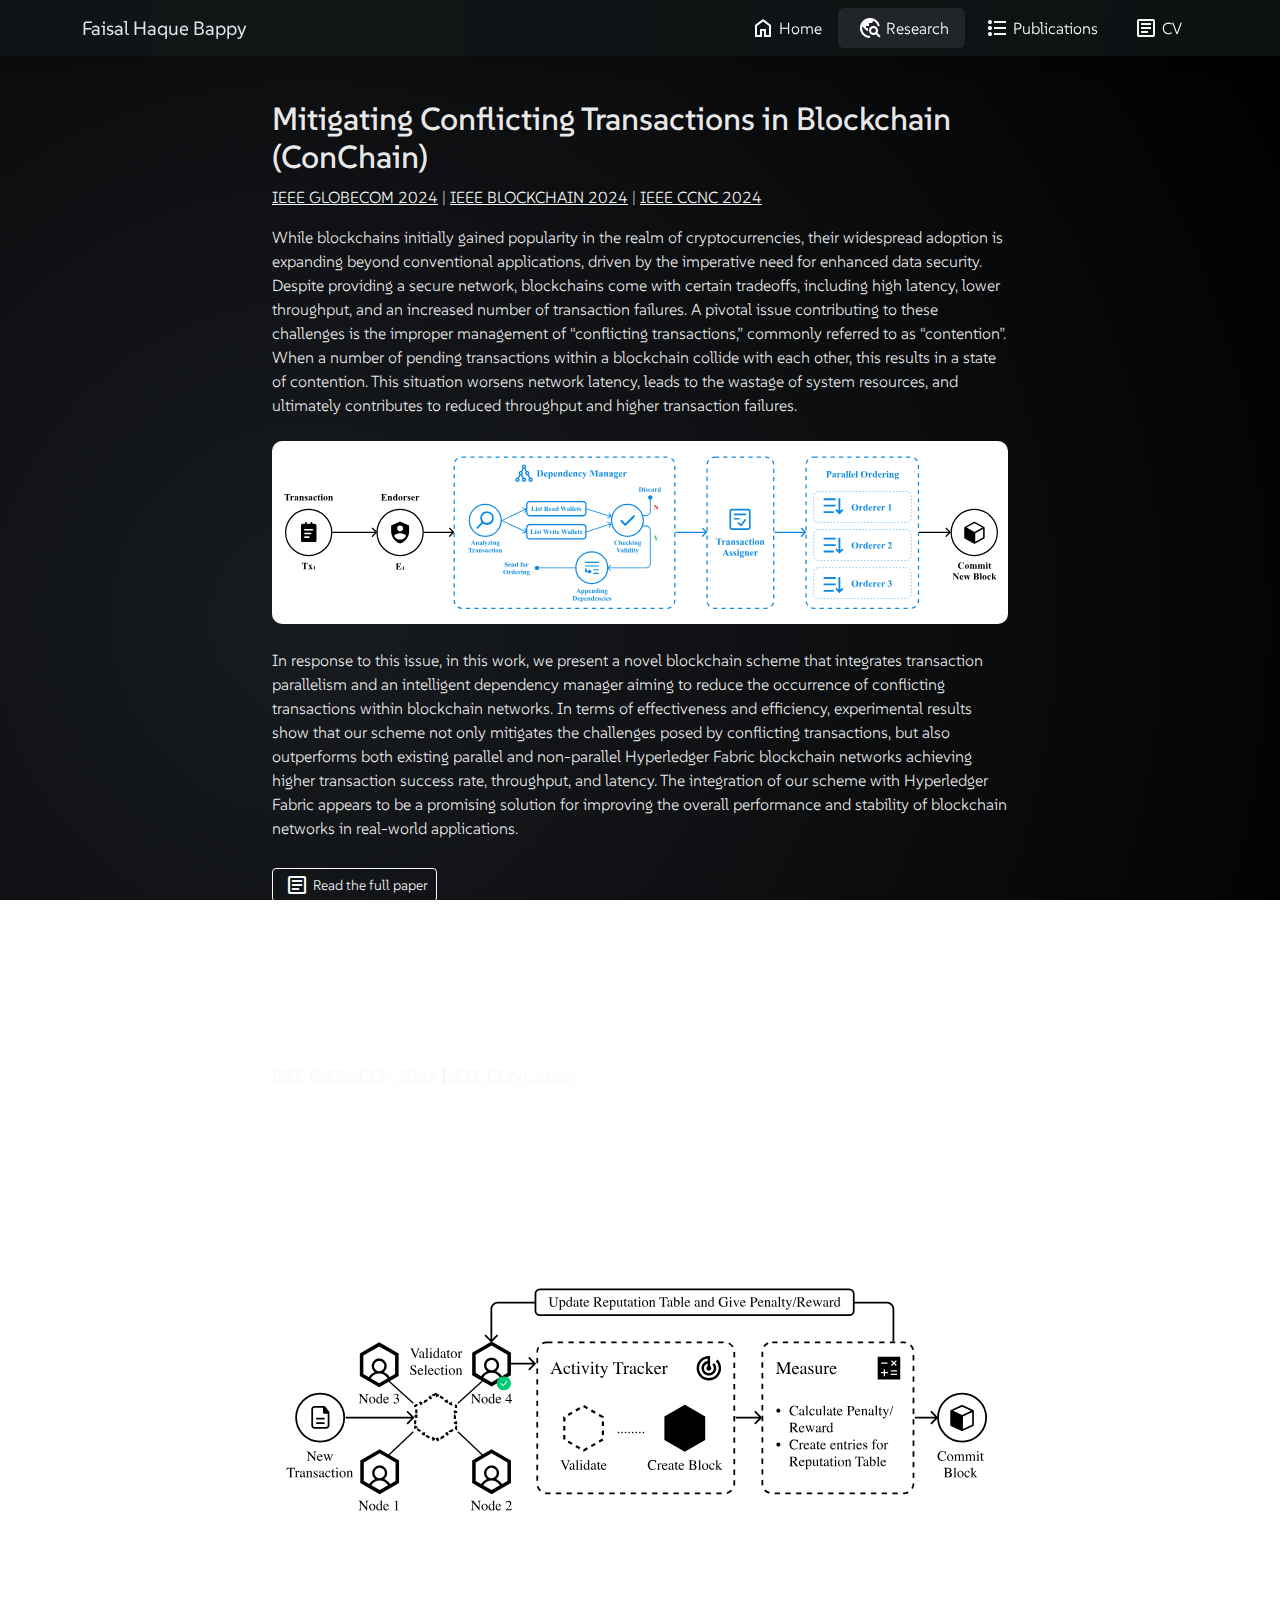
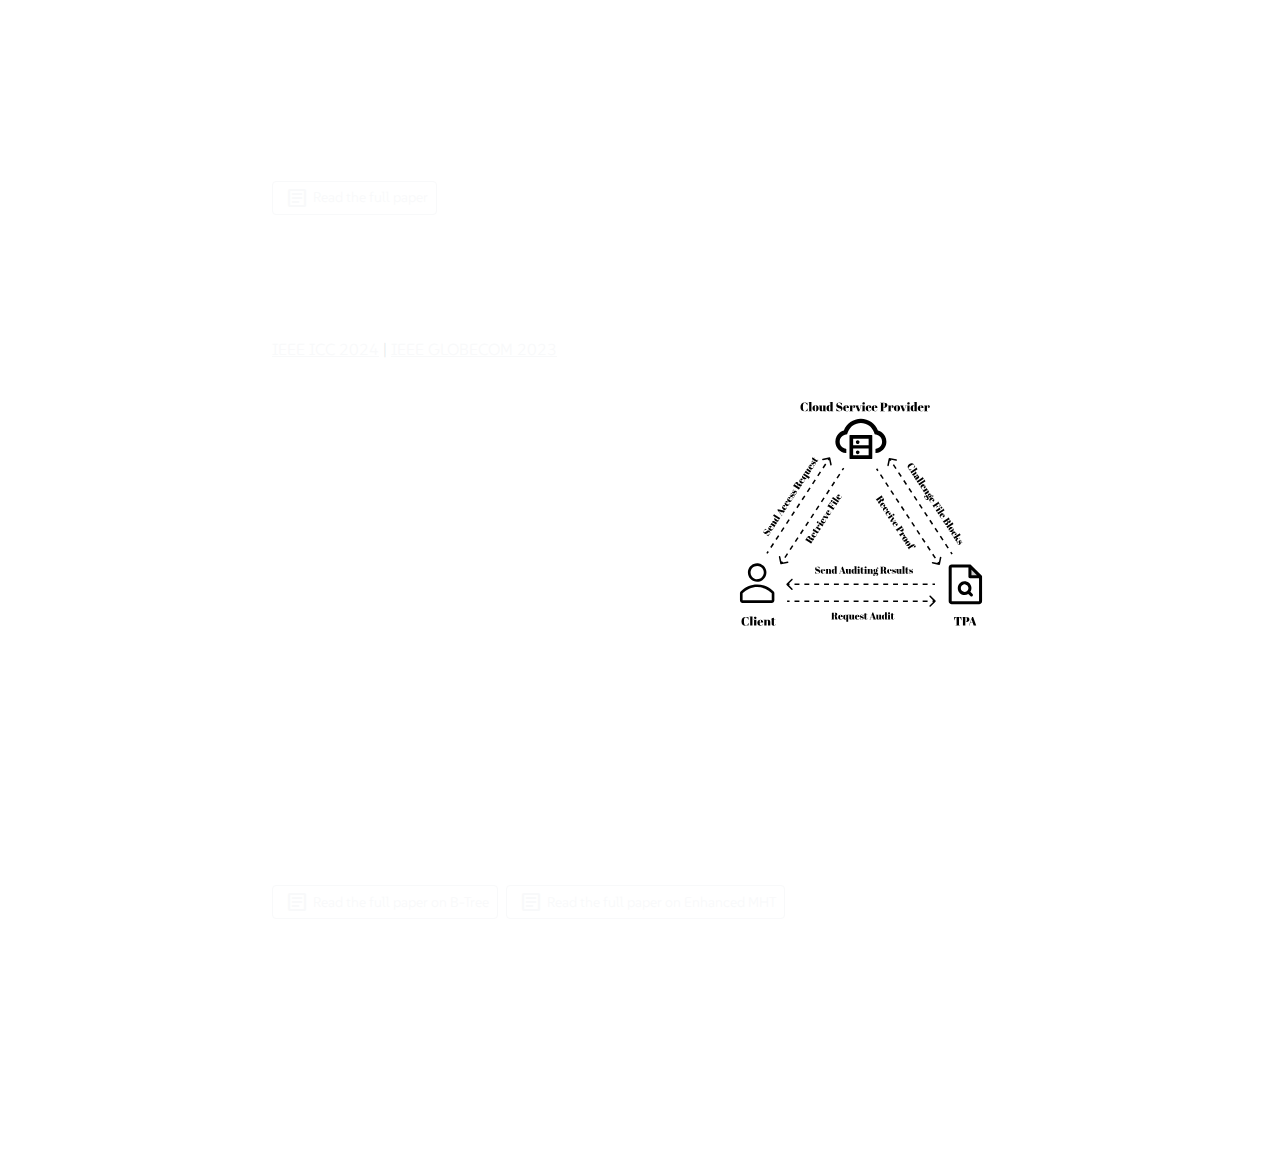
<file: research.html>
<!DOCTYPE html><html lang="en"><head><title>Research | Faisal Haque Bappy | PhD Student, Syracuse University iSchool</title><meta name="description" content="Faisal&#x27;s research focuses on the security and performance of distributed systems, blockchain, and cloud computing."/><meta name="keywords" content="faisal haque bappy phd syracuse university ischool researcher blockchain security distributed systems technology information studies"/><meta name="robots" content="index, follow"/><meta name="googlebot" content="index, follow"/><meta name="viewport" content="width=device-width, initial-scale=1.0"/><meta charSet="utf-8"/><meta property="og:site_name" content="Research | Faisal Haque Bappy | PhD Student, Syracuse University iSchool"/><meta property="og:locale" content="en_US"/><meta property="og:title" content="Research | Faisal Haque Bappy | PhD Student, Syracuse University iSchool"/><meta property="og:description" content="Faisal&#x27;s research focuses on the security and performance of distributed systems, blockchain, and cloud computing."/><meta property="og:type" content="website"/><meta property="og:url" content="https://faisalhaque.com/research"/><meta property="og:image" content="https://faisalhaque.com/bappy.webp"/><meta property="og:image:alt" content="Faisal Haque Bappy"/><meta property="og:image:type" content="image/webp"/><meta property="og:image:width" content="811"/><meta property="og:image:height" content="811"/><meta property="article:published_time" content="2024-09-20T11:35:00+07:00"/><meta property="article:modified_time" content="2024-10-12T11:35:00+07:00"/><meta property="article:author" content="https://www.linkedin.com/in/FHB369"/><meta name="twitter:card" content="summary_large_image"/><meta name="twitter:site" content="@iSchoolSU"/><meta name="twitter:creator" content="@iSchoolSU"/><meta name="twitter:title" content="Research | Faisal Haque Bappy | PhD Student, Syracuse University iSchool"/><meta name="twitter:description" content="Faisal&#x27;s research focuses on the security and performance of distributed systems, blockchain, and cloud computing."/><meta name="twitter:image" content="https://faisalhaque.com/bappy.webp"/><meta name="next-head-count" content="27"/><link rel="apple-touch-icon" sizes="180x180" href="/apple-touch-icon.png"/><link rel="icon" type="image/png" sizes="32x32" href="/favicon-32x32.png"/><link rel="icon" type="image/png" sizes="16x16" href="/favicon-16x16.png"/><link rel="manifest" href="/site.webmanifest"/><link rel="sitemap" type="application/xml" title="Sitemap" href="/sitemap.xml"/><link rel="canonical" href="https://faisalhaque.com/"/><meta http-equiv="Cache-control" content="public"/><meta name="keywords" content="security,faisal haque bappy, faisal, faisal haque, bappy, faisal bappy, syracuse university, syracuse, ischool, information science, phd, phd student, doctoral students, cloud, cloud security, cybersecurity, privacy, researcher, scholar, blockchain, bitcoin, cryptocurrency, cryptography, distributed systems, decentralized, computer science, cs, programming"/><meta name="msvalidate.01" content="5334394E65EA9165758AB1E6FA523D21"/><meta property="og:type" content="article"/><meta property="og:url" content="https://faisalhaque.com/"/><meta property="og:url" content="https://scholar.google.com/citations?user=kA2cOt0AAAAJ&amp;hl=en"/><meta property="og:title" content="Faisal Haque Bappy"/><meta property="og:image" content="https://faisalhaque.com/bappy.webp"/><meta property="og:image:secure_url" content="https://faisalhaque.com/bappy.webp"/><meta name="twitter:image:src" content="https://faisalhaque.com/bappy.webp"/><meta property="article:author" content="Faisal Haque Bappy"/><meta name="twitter:card" content="summary_large_image"/><meta name="twitter:site" content="iSchoolSU"/><meta name="twitter:title" content="Faisal Haque Bappy - iSchool | Syracuse University"/><link rel="preload" href="/_next/static/css/c81643704212a519.css" as="style"/><link rel="stylesheet" href="/_next/static/css/c81643704212a519.css" data-n-g=""/><noscript data-n-css=""></noscript><script defer="" nomodule="" src="/_next/static/chunks/polyfills-c67a75d1b6f99dc8.js"></script><script src="/_next/static/chunks/webpack-b8f8d6679aaa5f42.js" defer=""></script><script src="/_next/static/chunks/framework-114634acb84f8baa.js" defer=""></script><script src="/_next/static/chunks/main-7209515590abf48c.js" defer=""></script><script src="/_next/static/chunks/pages/_app-fd7888cd7d364799.js" defer=""></script><script src="/_next/static/chunks/996-c5e5aa4c30f33066.js" defer=""></script><script src="/_next/static/chunks/675-25da51e9f406e7b5.js" defer=""></script><script src="/_next/static/chunks/pages/research-7f4987ec3cc2367d.js" defer=""></script><script src="/_next/static/xhX_bxqBxJDsYo9_auUGA/_buildManifest.js" defer=""></script><script src="/_next/static/xhX_bxqBxJDsYo9_auUGA/_ssgManifest.js" defer=""></script></head><body><div id="__next"><div><nav class="navbar navbar-dark navbar-expand-lg fixed-top glossy-nav"><div class="container"><div class="title-brand"><div><strong>Faisal Haque Bappy</strong></div></div><button class="navbar-toggler" type="button" data-bs-toggle="collapse" data-bs-target="#navbarNavDropdown" aria-controls="navbarNavDropdown" aria-expanded="false" aria-label="Toggle navigation"><span class="navbar-toggler-icon"></span></button><span class="collapse navbar-collapse justify-content-end" id="navbarNavDropdown"><ul class="nav nav-pills"><li class="nav-item"><span class="nav-link custom-pills text-light"><span class="d-flex align-items-center"><span class="material-symbols-outlined px-1" data-nosnippet="true">home</span><a class="custom-nav-link" href="/">Home</a></span></span></li><li class="nav-item"><span class="nav-link bg-dark custom-pills active"><span class="d-flex align-items-center"><span class="material-symbols-outlined px-1" data-nosnippet="true">travel_explore</span><a class="custom-nav-link" href="/research">Research</a></span></span></li><li class="nav-item"><span class="nav-link custom-pills text-light"><span class="d-flex align-items-center"><span class="material-symbols-outlined px-1" data-nosnippet="true">format_list_bulleted</span><a class="custom-nav-link" href="/publications">Publications</a></span></span></li><li class="nav-item"><span class="nav-link custom-pills text-light"><span class="d-flex align-items-center"><span class="material-symbols-outlined px-1" data-nosnippet="true">article</span><a class="custom-nav-link" target="blank" rel="noopener noreferer" href="/cv_fbappy_apr25.pdf">CV</a></span></span></li></ul></span></div></nav><div class="container main-content"><div class="row justify-content-center"><div class="col-md-8"><div class="row justify-content-center"><div class="col-md-12"><div><h2>Mitigating Conflicting Transactions in Blockchain (ConChain)</h2><p class="text-light2"><a href="https://arxiv.org/pdf/2407.20980" target="_blank" rel="noopener noreferrer" class="link-light">IEEE GLOBECOM 2024</a> <!-- -->|<!-- --> <a href="https://arxiv.org/pdf/2407.01426" target="_blank" rel="noopener noreferrer" class="link-light">IEEE BLOCKCHAIN 2024</a> <!-- -->|<!-- --> <a href="https://arxiv.org/pdf/2312.08305" target="_blank" rel="noopener noreferrer" class="link-light">IEEE CCNC 2024</a></p>While blockchains initially gained popularity in the realm of cryptocurrencies, their widespread adoption is expanding beyond conventional applications, driven by the imperative need for enhanced data security. Despite providing a secure network, blockchains come with certain tradeoffs, including high latency, lower throughput, and an increased number of transaction failures. A pivotal issue contributing to these challenges is the improper management of “conflicting transactions,” commonly referred to as “contention”. When a number of pending transactions within a blockchain collide with each other, this results in a state of contention. This situation worsens network latency, leads to the wastage of system resources, and ultimately contributes to reduced throughput and higher transaction failures.<br/><br/><img alt="ConChain Mitigating Conflicting Transactions in Blockchain" src="/conchain.svg" width="0" height="0" decoding="async" data-nimg="1" class="research-photo" loading="lazy" style="color:transparent"/><br/><br/>In response to this issue, in this work, we present a novel blockchain scheme that integrates transaction parallelism and an intelligent dependency manager aiming to reduce the occurrence of conflicting transactions within blockchain networks. In terms of effectiveness and efficiency, experimental results show that our scheme not only mitigates the challenges posed by conflicting transactions, but also outperforms both existing parallel and non-parallel Hyperledger Fabric blockchain networks achieving higher transaction success rate, throughput, and latency. The integration of our scheme with Hyperledger Fabric appears to be a promising solution for improving the overall performance and stability of blockchain networks in real-world applications.<br/><br/><a target="blank" class="btn btn-sm btn-outline-light my-1" href="https://arxiv.org/pdf/2407.01426"><span class="d-flex align-items-center"><span class="material-symbols-outlined px-1" data-nosnippet="true">article</span>Read the full paper</span></a><br/><br/></div><br/><br/><div><h2>Multi-agent Reinforcement Learning based Proof of Stake Consensus (MRL-PoS)</h2><p class="text-light2"><a href="https://arxiv.org/pdf/2407.20983" target="_blank" rel="noopener noreferrer" class="link-light">IEEE GLOBECOM 2024</a> <!-- -->|<!-- --> <a href="https://arxiv.org/pdf/2312.09123" target="_blank" rel="noopener noreferrer" class="link-light">IEEE CCWC 2024</a></p>Proof of Stake (PoS) blockchains offer promising alternatives to traditional Proof of Work (PoW) systems, providing scalability and energy efficiency. However, blockchains operate in a decentralized manner and the network is composed of diverse users. This openness creates the potential for malicious nodes to disrupt the network in various ways. Therefore, it is crucial to embed a mechanism within the blockchain network to constantly monitor, identify, and eliminate these malicious nodes without involving any central authority.<br/><br/><img alt="MRL-PoS Multi-agent Reinforcement Learning based Proof of Stake Consensus" src="/mrlpos.svg" width="0" height="0" decoding="async" data-nimg="1" class="research-photo" loading="lazy" style="color:transparent"/><br/><br/>In this work, we propose MRLPoS+, a novel consensus algorithm to enhance the security of PoS blockchains by leveraging Multi-agent Reinforcement Learning (MRL) techniques. Our proposed consensus algorithm introduces a penalty-reward scheme for detecting and eliminating malicious nodes. This approach involves the detection of behaviors that can lead to potential attacks in a blockchain network and hence penalizes the malicious nodes, restricting them from performing certain actions. Our developed Proof of Concept demonstrates effectiveness in eliminating malicious nodes for six types of major attacks. Experimental results demonstrate that MRL-PoS+ significantly improves the attack resilience of PoS blockchains compared to the traditional schemes without incurring additional computation overhead.<br/><br/><a target="blank" class="btn btn-sm btn-outline-light my-1" href="https://arxiv.org/pdf/2407.20983"><span class="d-flex align-items-center"><span class="material-symbols-outlined px-1" data-nosnippet="true">article</span>Read the full paper</span></a><br/><br/></div><br/><br/><div><h2>Secure and Efficient Dynamic Cloud Auditing</h2><p class="text-light2"><a href="https://arxiv.org/pdf/2401.08953" target="_blank" rel="noopener noreferrer" class="link-light">IEEE ICC 2024</a> <!-- -->|<!-- --> <a href="https://arxiv.org/pdf/2308.04453" target="_blank" rel="noopener noreferrer" class="link-light">IEEE GLOBECOM 2023</a></p><div class="row"><div class="col-md-7">The integration of cloud services with various applications enhances quality of service (QoS) but presents challenges in verifying the integrity and existence of stored data, particularly in dynamic environments. Decentralized blockchain-based solutions offer immutability, yet suffer from synchronization and communication overhead. To address these issues, we propose two novel schemes: the first is an Entangled Merkle Forest, a Merkle Hash Tree-based architecture designed for version control and dynamic auditing in centralized cloud environments. By employing a semi-trusted third-party auditor and minimizing file metadata, this framework achieves blockchain&#x27;s immutable characteristics with reduced maintenance costs. The second scheme is a dynamic auditing solution that leverages an enhanced B-tree, allowing for efficient insert, update, and delete operations while maintaining a balanced tree structure. Both schemes outperform traditional blockchain-based approaches in terms of time, storage efficiency, and performance, particularly for dynamic data updates, making them suitable for scalable cloud auditing.</div><div class="col-md-5"><img alt="Secure and Efficient Dynamic Cloud Auditing" src="/auditing.svg" width="0" height="0" decoding="async" data-nimg="1" class="research-photo" loading="lazy" style="color:transparent"/></div></div><br/><a target="blank" class="btn btn-sm btn-outline-light my-1" href="https://arxiv.org/pdf/2401.08953"><span class="d-flex align-items-center"><span class="material-symbols-outlined px-1" data-nosnippet="true">article</span>Read the full paper on B-Tree</span></a>  <a target="blank" class="btn btn-sm btn-outline-light my-1" href="https://arxiv.org/pdf/2308.04453"><span class="d-flex align-items-center"><span class="material-symbols-outlined px-1" data-nosnippet="true">article</span>Read the full paper on Enhanced MHT</span></a><br/><br/></div><br/><br/><br/></div></div><div class="row my-5"><div>Copyright © 2025<br/><small><b>Last updated on April 14, 2025</b></small></div></div></div></div></div></div></div><script id="__NEXT_DATA__" type="application/json">{"props":{"pageProps":{}},"page":"/research","query":{},"buildId":"xhX_bxqBxJDsYo9_auUGA","nextExport":true,"autoExport":true,"isFallback":false,"scriptLoader":[]}</script></body></html>
</file>
<file: _next/static/css/c81643704212a519.css>
@charset "UTF-8";@import url("https://fonts.googleapis.com/css2?family=SUSE:wght@100..600&display=swap");@import url("https://fonts.googleapis.com/css2?family=Material+Symbols+Outlined:opsz,wght,FILL,GRAD@48,400,0,0");@font-face{font-family:"ShermanSerif";src:url(/fonts/ShermanSerif-Bold.ttf) format("truetype");font-weight:700;font-style:normal}@font-face{font-family:"ShermanSerif";src:url(/fonts/ShermanSerif-BoldItalic.ttf) format("truetype");font-weight:700;font-style:italic}@font-face{font-family:"ShermanSerif";src:url(/fonts/ShermanSerif-Book.ttf) format("truetype");font-weight:400;font-style:normal}@font-face{font-family:"ShermanSerif";src:url(/fonts/ShermanSerif-BookItalic.ttf) format("truetype");font-weight:700;font-style:italic}@font-face{font-family:ShermanSans;src:url(/fonts/ShermanSans-Bold.ttf) format("truetype");font-weight:700;font-style:normal}@font-face{font-family:ShermanSans;src:url(/fonts/ShermanSans-BoldItalic.ttf) format("truetype");font-weight:700;font-style:italic}@font-face{font-family:ShermanSans;src:url(/fonts/ShermanSans-Book.ttf) format("truetype");font-weight:400;font-style:normal}@font-face{font-family:ShermanSans;src:url(/fonts/ShermanSans-BookItalic.ttf) format("truetype");font-weight:700;font-style:italic}:root{background-color:#000;color:#fff;color-scheme:dark}*{font-family:SUSE,sans-serif;font-optical-sizing:auto;font-weight:300;font-style:normal}body,html{overflow-x:hidden;background-color:#1b2324;background:#1b2324}body{position:relative;background:#181b1f;background:radial-gradient(circle at 24.1% 68.8%,#181b1f 0,#000 99.4%);background-attachment:fixed;font-family:SUSE,sans-serif;color:hsla(0,0%,100%,.93)!important}.custom-nav-link,.custom-nav-link:hover{color:#fff;text-decoration:none}.custom-link{color:"#FFFFFF"!important}.title-brand{font-size:1.2rem}.text-justify{text-align:justify}.text-light2{color:#dfe6e8;font-weight:200}.custom-pills:hover{background-color:#464646}.glossy-nav{background:rgba(20,26,27,.671);box-shadow:0 0 20px rgba(0,0,0,.2);-webkit-backdrop-filter:blur(70px);backdrop-filter:blur(70px);color:#dfe6e8}.main-content{margin-top:100px}.profile-photo{width:100%;height:auto;aspect-ratio:1/1;object-fit:cover;border-radius:50%;border:6px solid #dbf7ff25}.research-photo{width:100%;height:auto;object-fit:contain;border-radius:10px}.custom-alert{background:rgba(141,165,167,.123)!important;box-shadow:0 0 20px #00000065!important;color:#f76900!important}.timeline{list-style:none}.timeline,.timeline .timeline-item{position:relative}.timeline .timeline-item:after{position:absolute;display:block;top:0;background-color:#f76900;left:-38px;border-radius:50%;height:11px;width:11px;content:"";margin-top:5px}@media screen and (max-width:460px){.nav-item{width:75%!important;margin:7px;float:none!important}}
/*!
 * Bootstrap  v5.2.3 (https://getbootstrap.com/)
 * Copyright 2011-2022 The Bootstrap Authors
 * Copyright 2011-2022 Twitter, Inc.
 * Licensed under MIT (https://github.com/twbs/bootstrap/blob/main/LICENSE)
 */:root{--bs-blue:#0d6efd;--bs-indigo:#6610f2;--bs-purple:#6f42c1;--bs-pink:#d63384;--bs-red:#dc3545;--bs-orange:#fd7e14;--bs-yellow:#ffc107;--bs-green:#198754;--bs-teal:#20c997;--bs-cyan:#0dcaf0;--bs-black:#000;--bs-white:#fff;--bs-gray:#6c757d;--bs-gray-dark:#343a40;--bs-gray-100:#f8f9fa;--bs-gray-200:#e9ecef;--bs-gray-300:#dee2e6;--bs-gray-400:#ced4da;--bs-gray-500:#adb5bd;--bs-gray-600:#6c757d;--bs-gray-700:#495057;--bs-gray-800:#343a40;--bs-gray-900:#212529;--bs-primary:#0d6efd;--bs-secondary:#6c757d;--bs-success:#198754;--bs-info:#0dcaf0;--bs-warning:#ffc107;--bs-danger:#dc3545;--bs-light:#f8f9fa;--bs-dark:#212529;--bs-primary-rgb:13,110,253;--bs-secondary-rgb:108,117,125;--bs-success-rgb:25,135,84;--bs-info-rgb:13,202,240;--bs-warning-rgb:255,193,7;--bs-danger-rgb:220,53,69;--bs-light-rgb:248,249,250;--bs-dark-rgb:33,37,41;--bs-white-rgb:255,255,255;--bs-black-rgb:0,0,0;--bs-body-color-rgb:33,37,41;--bs-body-bg-rgb:255,255,255;--bs-font-sans-serif:system-ui,-apple-system,"Segoe UI",Roboto,"Helvetica Neue","Noto Sans","Liberation Sans",Arial,sans-serif,"Apple Color Emoji","Segoe UI Emoji","Segoe UI Symbol","Noto Color Emoji";--bs-font-monospace:SFMono-Regular,Menlo,Monaco,Consolas,"Liberation Mono","Courier New",monospace;--bs-gradient:linear-gradient(180deg,hsla(0,0%,100%,.15),hsla(0,0%,100%,0));--bs-body-font-family:var(--bs-font-sans-serif);--bs-body-font-size:1rem;--bs-body-font-weight:400;--bs-body-line-height:1.5;--bs-body-color:#212529;--bs-body-bg:#fff;--bs-border-width:1px;--bs-border-style:solid;--bs-border-color:#dee2e6;--bs-border-color-translucent:rgba(0,0,0,.175);--bs-border-radius:0.375rem;--bs-border-radius-sm:0.25rem;--bs-border-radius-lg:0.5rem;--bs-border-radius-xl:1rem;--bs-border-radius-2xl:2rem;--bs-border-radius-pill:50rem;--bs-link-color:#0d6efd;--bs-link-hover-color:#0a58ca;--bs-code-color:#d63384;--bs-highlight-bg:#fff3cd}*,:after,:before{box-sizing:border-box}@media (prefers-reduced-motion:no-preference){:root{scroll-behavior:smooth}}body{margin:0;font-family:var(--bs-body-font-family);font-size:var(--bs-body-font-size);font-weight:var(--bs-body-font-weight);line-height:var(--bs-body-line-height);color:var(--bs-body-color);text-align:var(--bs-body-text-align);background-color:var(--bs-body-bg);-webkit-text-size-adjust:100%;-webkit-tap-highlight-color:rgba(0,0,0,0)}hr{margin:1rem 0;color:inherit;border:0;border-top:1px solid;opacity:.25}.h1,.h2,.h3,.h4,.h5,.h6,h1,h2,h3,h4,h5,h6{margin-top:0;margin-bottom:.5rem;font-weight:500;line-height:1.2}.h1,h1{font-size:calc(1.375rem + 1.5vw)}@media (min-width:1200px){.h1,h1{font-size:2.5rem}}.h2,h2{font-size:calc(1.325rem + .9vw)}@media (min-width:1200px){.h2,h2{font-size:2rem}}.h3,h3{font-size:calc(1.3rem + .6vw)}@media (min-width:1200px){.h3,h3{font-size:1.75rem}}.h4,h4{font-size:calc(1.275rem + .3vw)}@media (min-width:1200px){.h4,h4{font-size:1.5rem}}.h5,h5{font-size:1.25rem}.h6,h6{font-size:1rem}p{margin-top:0;margin-bottom:1rem}abbr[title]{-webkit-text-decoration:underline dotted;text-decoration:underline dotted;cursor:help;-webkit-text-decoration-skip-ink:none;text-decoration-skip-ink:none}address{margin-bottom:1rem;font-style:normal;line-height:inherit}ol,ul{padding-left:2rem}dl,ol,ul{margin-top:0;margin-bottom:1rem}ol ol,ol ul,ul ol,ul ul{margin-bottom:0}dt{font-weight:700}dd{margin-bottom:.5rem;margin-left:0}blockquote{margin:0 0 1rem}b,strong{font-weight:bolder}.small,small{font-size:.875em}.mark,mark{padding:.1875em;background-color:var(--bs-highlight-bg)}sub,sup{position:relative;font-size:.75em;line-height:0;vertical-align:baseline}sub{bottom:-.25em}sup{top:-.5em}a{color:var(--bs-link-color);text-decoration:underline}a:hover{color:var(--bs-link-hover-color)}a:not([href]):not([class]),a:not([href]):not([class]):hover{color:inherit;text-decoration:none}code,kbd,pre,samp{font-family:var(--bs-font-monospace);font-size:1em}pre{display:block;margin-top:0;margin-bottom:1rem;overflow:auto;font-size:.875em}pre code{font-size:inherit;color:inherit;word-break:normal}code{font-size:.875em;color:var(--bs-code-color);word-wrap:break-word}a>code{color:inherit}kbd{padding:.1875rem .375rem;font-size:.875em;color:var(--bs-body-bg);background-color:var(--bs-body-color);border-radius:.25rem}kbd kbd{padding:0;font-size:1em}figure{margin:0 0 1rem}img,svg{vertical-align:middle}table{caption-side:bottom;border-collapse:collapse}caption{padding-top:.5rem;padding-bottom:.5rem;color:#6c757d;text-align:left}th{text-align:inherit;text-align:-webkit-match-parent}tbody,td,tfoot,th,thead,tr{border:0 solid;border-color:inherit}label{display:inline-block}button{border-radius:0}button:focus:not(:focus-visible){outline:0}button,input,optgroup,select,textarea{margin:0;font-family:inherit;font-size:inherit;line-height:inherit}button,select{text-transform:none}[role=button]{cursor:pointer}select{word-wrap:normal}select:disabled{opacity:1}[list]:not([type=date]):not([type=datetime-local]):not([type=month]):not([type=week]):not([type=time])::-webkit-calendar-picker-indicator{display:none!important}[type=button],[type=reset],[type=submit],button{-webkit-appearance:button}[type=button]:not(:disabled),[type=reset]:not(:disabled),[type=submit]:not(:disabled),button:not(:disabled){cursor:pointer}::-moz-focus-inner{padding:0;border-style:none}textarea{resize:vertical}fieldset{min-width:0;padding:0;margin:0;border:0}legend{float:left;width:100%;padding:0;margin-bottom:.5rem;font-size:calc(1.275rem + .3vw);line-height:inherit}@media (min-width:1200px){legend{font-size:1.5rem}}legend+*{clear:left}::-webkit-datetime-edit-day-field,::-webkit-datetime-edit-fields-wrapper,::-webkit-datetime-edit-hour-field,::-webkit-datetime-edit-minute,::-webkit-datetime-edit-month-field,::-webkit-datetime-edit-text,::-webkit-datetime-edit-year-field{padding:0}::-webkit-inner-spin-button{height:auto}[type=search]{outline-offset:-2px;-webkit-appearance:textfield}::-webkit-search-decoration{-webkit-appearance:none}::-webkit-color-swatch-wrapper{padding:0}::-webkit-file-upload-button{font:inherit;-webkit-appearance:button}::file-selector-button{font:inherit;-webkit-appearance:button}output{display:inline-block}iframe{border:0}summary{display:list-item;cursor:pointer}progress{vertical-align:baseline}[hidden]{display:none!important}.lead{font-size:1.25rem;font-weight:300}.display-1{font-size:calc(1.625rem + 4.5vw);font-weight:300;line-height:1.2}@media (min-width:1200px){.display-1{font-size:5rem}}.display-2{font-size:calc(1.575rem + 3.9vw);font-weight:300;line-height:1.2}@media (min-width:1200px){.display-2{font-size:4.5rem}}.display-3{font-size:calc(1.525rem + 3.3vw);font-weight:300;line-height:1.2}@media (min-width:1200px){.display-3{font-size:4rem}}.display-4{font-size:calc(1.475rem + 2.7vw);font-weight:300;line-height:1.2}@media (min-width:1200px){.display-4{font-size:3.5rem}}.display-5{font-size:calc(1.425rem + 2.1vw);font-weight:300;line-height:1.2}@media (min-width:1200px){.display-5{font-size:3rem}}.display-6{font-size:calc(1.375rem + 1.5vw);font-weight:300;line-height:1.2}@media (min-width:1200px){.display-6{font-size:2.5rem}}.list-inline,.list-unstyled{padding-left:0;list-style:none}.list-inline-item{display:inline-block}.list-inline-item:not(:last-child){margin-right:.5rem}.initialism{font-size:.875em;text-transform:uppercase}.blockquote{margin-bottom:1rem;font-size:1.25rem}.blockquote>:last-child{margin-bottom:0}.blockquote-footer{margin-top:-1rem;margin-bottom:1rem;font-size:.875em;color:#6c757d}.blockquote-footer:before{content:"— "}.img-fluid,.img-thumbnail{max-width:100%;height:auto}.img-thumbnail{padding:.25rem;background-color:#fff;border:1px solid var(--bs-border-color);border-radius:.375rem}.figure{display:inline-block}.figure-img{margin-bottom:.5rem;line-height:1}.figure-caption{font-size:.875em;color:#6c757d}.container,.container-fluid,.container-lg,.container-md,.container-sm,.container-xl,.container-xxl{--bs-gutter-x:1.5rem;--bs-gutter-y:0;width:100%;padding-right:calc(var(--bs-gutter-x) * .5);padding-left:calc(var(--bs-gutter-x) * .5);margin-right:auto;margin-left:auto}@media (min-width:576px){.container,.container-sm{max-width:540px}}@media (min-width:768px){.container,.container-md,.container-sm{max-width:720px}}@media (min-width:992px){.container,.container-lg,.container-md,.container-sm{max-width:960px}}@media (min-width:1200px){.container,.container-lg,.container-md,.container-sm,.container-xl{max-width:1140px}}@media (min-width:1400px){.container,.container-lg,.container-md,.container-sm,.container-xl,.container-xxl{max-width:1320px}}.row{--bs-gutter-x:1.5rem;--bs-gutter-y:0;display:flex;flex-wrap:wrap;margin-top:calc(-1 * var(--bs-gutter-y));margin-right:calc(-.5 * var(--bs-gutter-x));margin-left:calc(-.5 * var(--bs-gutter-x))}.row>*{flex-shrink:0;width:100%;max-width:100%;padding-right:calc(var(--bs-gutter-x) * .5);padding-left:calc(var(--bs-gutter-x) * .5);margin-top:var(--bs-gutter-y)}.col{flex:1 0}.row-cols-auto>*{flex:0 0 auto;width:auto}.row-cols-1>*{flex:0 0 auto;width:100%}.row-cols-2>*{flex:0 0 auto;width:50%}.row-cols-3>*{flex:0 0 auto;width:33.3333333333%}.row-cols-4>*{flex:0 0 auto;width:25%}.row-cols-5>*{flex:0 0 auto;width:20%}.row-cols-6>*{flex:0 0 auto;width:16.6666666667%}.col-auto{flex:0 0 auto;width:auto}.col-1{flex:0 0 auto;width:8.33333333%}.col-2{flex:0 0 auto;width:16.66666667%}.col-3{flex:0 0 auto;width:25%}.col-4{flex:0 0 auto;width:33.33333333%}.col-5{flex:0 0 auto;width:41.66666667%}.col-6{flex:0 0 auto;width:50%}.col-7{flex:0 0 auto;width:58.33333333%}.col-8{flex:0 0 auto;width:66.66666667%}.col-9{flex:0 0 auto;width:75%}.col-10{flex:0 0 auto;width:83.33333333%}.col-11{flex:0 0 auto;width:91.66666667%}.col-12{flex:0 0 auto;width:100%}.offset-1{margin-left:8.33333333%}.offset-2{margin-left:16.66666667%}.offset-3{margin-left:25%}.offset-4{margin-left:33.33333333%}.offset-5{margin-left:41.66666667%}.offset-6{margin-left:50%}.offset-7{margin-left:58.33333333%}.offset-8{margin-left:66.66666667%}.offset-9{margin-left:75%}.offset-10{margin-left:83.33333333%}.offset-11{margin-left:91.66666667%}.g-0,.gx-0{--bs-gutter-x:0}.g-0,.gy-0{--bs-gutter-y:0}.g-1,.gx-1{--bs-gutter-x:0.25rem}.g-1,.gy-1{--bs-gutter-y:0.25rem}.g-2,.gx-2{--bs-gutter-x:0.5rem}.g-2,.gy-2{--bs-gutter-y:0.5rem}.g-3,.gx-3{--bs-gutter-x:1rem}.g-3,.gy-3{--bs-gutter-y:1rem}.g-4,.gx-4{--bs-gutter-x:1.5rem}.g-4,.gy-4{--bs-gutter-y:1.5rem}.g-5,.gx-5{--bs-gutter-x:3rem}.g-5,.gy-5{--bs-gutter-y:3rem}@media (min-width:576px){.col-sm{flex:1 0}.row-cols-sm-auto>*{flex:0 0 auto;width:auto}.row-cols-sm-1>*{flex:0 0 auto;width:100%}.row-cols-sm-2>*{flex:0 0 auto;width:50%}.row-cols-sm-3>*{flex:0 0 auto;width:33.3333333333%}.row-cols-sm-4>*{flex:0 0 auto;width:25%}.row-cols-sm-5>*{flex:0 0 auto;width:20%}.row-cols-sm-6>*{flex:0 0 auto;width:16.6666666667%}.col-sm-auto{flex:0 0 auto;width:auto}.col-sm-1{flex:0 0 auto;width:8.33333333%}.col-sm-2{flex:0 0 auto;width:16.66666667%}.col-sm-3{flex:0 0 auto;width:25%}.col-sm-4{flex:0 0 auto;width:33.33333333%}.col-sm-5{flex:0 0 auto;width:41.66666667%}.col-sm-6{flex:0 0 auto;width:50%}.col-sm-7{flex:0 0 auto;width:58.33333333%}.col-sm-8{flex:0 0 auto;width:66.66666667%}.col-sm-9{flex:0 0 auto;width:75%}.col-sm-10{flex:0 0 auto;width:83.33333333%}.col-sm-11{flex:0 0 auto;width:91.66666667%}.col-sm-12{flex:0 0 auto;width:100%}.offset-sm-0{margin-left:0}.offset-sm-1{margin-left:8.33333333%}.offset-sm-2{margin-left:16.66666667%}.offset-sm-3{margin-left:25%}.offset-sm-4{margin-left:33.33333333%}.offset-sm-5{margin-left:41.66666667%}.offset-sm-6{margin-left:50%}.offset-sm-7{margin-left:58.33333333%}.offset-sm-8{margin-left:66.66666667%}.offset-sm-9{margin-left:75%}.offset-sm-10{margin-left:83.33333333%}.offset-sm-11{margin-left:91.66666667%}.g-sm-0,.gx-sm-0{--bs-gutter-x:0}.g-sm-0,.gy-sm-0{--bs-gutter-y:0}.g-sm-1,.gx-sm-1{--bs-gutter-x:0.25rem}.g-sm-1,.gy-sm-1{--bs-gutter-y:0.25rem}.g-sm-2,.gx-sm-2{--bs-gutter-x:0.5rem}.g-sm-2,.gy-sm-2{--bs-gutter-y:0.5rem}.g-sm-3,.gx-sm-3{--bs-gutter-x:1rem}.g-sm-3,.gy-sm-3{--bs-gutter-y:1rem}.g-sm-4,.gx-sm-4{--bs-gutter-x:1.5rem}.g-sm-4,.gy-sm-4{--bs-gutter-y:1.5rem}.g-sm-5,.gx-sm-5{--bs-gutter-x:3rem}.g-sm-5,.gy-sm-5{--bs-gutter-y:3rem}}@media (min-width:768px){.col-md{flex:1 0}.row-cols-md-auto>*{flex:0 0 auto;width:auto}.row-cols-md-1>*{flex:0 0 auto;width:100%}.row-cols-md-2>*{flex:0 0 auto;width:50%}.row-cols-md-3>*{flex:0 0 auto;width:33.3333333333%}.row-cols-md-4>*{flex:0 0 auto;width:25%}.row-cols-md-5>*{flex:0 0 auto;width:20%}.row-cols-md-6>*{flex:0 0 auto;width:16.6666666667%}.col-md-auto{flex:0 0 auto;width:auto}.col-md-1{flex:0 0 auto;width:8.33333333%}.col-md-2{flex:0 0 auto;width:16.66666667%}.col-md-3{flex:0 0 auto;width:25%}.col-md-4{flex:0 0 auto;width:33.33333333%}.col-md-5{flex:0 0 auto;width:41.66666667%}.col-md-6{flex:0 0 auto;width:50%}.col-md-7{flex:0 0 auto;width:58.33333333%}.col-md-8{flex:0 0 auto;width:66.66666667%}.col-md-9{flex:0 0 auto;width:75%}.col-md-10{flex:0 0 auto;width:83.33333333%}.col-md-11{flex:0 0 auto;width:91.66666667%}.col-md-12{flex:0 0 auto;width:100%}.offset-md-0{margin-left:0}.offset-md-1{margin-left:8.33333333%}.offset-md-2{margin-left:16.66666667%}.offset-md-3{margin-left:25%}.offset-md-4{margin-left:33.33333333%}.offset-md-5{margin-left:41.66666667%}.offset-md-6{margin-left:50%}.offset-md-7{margin-left:58.33333333%}.offset-md-8{margin-left:66.66666667%}.offset-md-9{margin-left:75%}.offset-md-10{margin-left:83.33333333%}.offset-md-11{margin-left:91.66666667%}.g-md-0,.gx-md-0{--bs-gutter-x:0}.g-md-0,.gy-md-0{--bs-gutter-y:0}.g-md-1,.gx-md-1{--bs-gutter-x:0.25rem}.g-md-1,.gy-md-1{--bs-gutter-y:0.25rem}.g-md-2,.gx-md-2{--bs-gutter-x:0.5rem}.g-md-2,.gy-md-2{--bs-gutter-y:0.5rem}.g-md-3,.gx-md-3{--bs-gutter-x:1rem}.g-md-3,.gy-md-3{--bs-gutter-y:1rem}.g-md-4,.gx-md-4{--bs-gutter-x:1.5rem}.g-md-4,.gy-md-4{--bs-gutter-y:1.5rem}.g-md-5,.gx-md-5{--bs-gutter-x:3rem}.g-md-5,.gy-md-5{--bs-gutter-y:3rem}}@media (min-width:992px){.col-lg{flex:1 0}.row-cols-lg-auto>*{flex:0 0 auto;width:auto}.row-cols-lg-1>*{flex:0 0 auto;width:100%}.row-cols-lg-2>*{flex:0 0 auto;width:50%}.row-cols-lg-3>*{flex:0 0 auto;width:33.3333333333%}.row-cols-lg-4>*{flex:0 0 auto;width:25%}.row-cols-lg-5>*{flex:0 0 auto;width:20%}.row-cols-lg-6>*{flex:0 0 auto;width:16.6666666667%}.col-lg-auto{flex:0 0 auto;width:auto}.col-lg-1{flex:0 0 auto;width:8.33333333%}.col-lg-2{flex:0 0 auto;width:16.66666667%}.col-lg-3{flex:0 0 auto;width:25%}.col-lg-4{flex:0 0 auto;width:33.33333333%}.col-lg-5{flex:0 0 auto;width:41.66666667%}.col-lg-6{flex:0 0 auto;width:50%}.col-lg-7{flex:0 0 auto;width:58.33333333%}.col-lg-8{flex:0 0 auto;width:66.66666667%}.col-lg-9{flex:0 0 auto;width:75%}.col-lg-10{flex:0 0 auto;width:83.33333333%}.col-lg-11{flex:0 0 auto;width:91.66666667%}.col-lg-12{flex:0 0 auto;width:100%}.offset-lg-0{margin-left:0}.offset-lg-1{margin-left:8.33333333%}.offset-lg-2{margin-left:16.66666667%}.offset-lg-3{margin-left:25%}.offset-lg-4{margin-left:33.33333333%}.offset-lg-5{margin-left:41.66666667%}.offset-lg-6{margin-left:50%}.offset-lg-7{margin-left:58.33333333%}.offset-lg-8{margin-left:66.66666667%}.offset-lg-9{margin-left:75%}.offset-lg-10{margin-left:83.33333333%}.offset-lg-11{margin-left:91.66666667%}.g-lg-0,.gx-lg-0{--bs-gutter-x:0}.g-lg-0,.gy-lg-0{--bs-gutter-y:0}.g-lg-1,.gx-lg-1{--bs-gutter-x:0.25rem}.g-lg-1,.gy-lg-1{--bs-gutter-y:0.25rem}.g-lg-2,.gx-lg-2{--bs-gutter-x:0.5rem}.g-lg-2,.gy-lg-2{--bs-gutter-y:0.5rem}.g-lg-3,.gx-lg-3{--bs-gutter-x:1rem}.g-lg-3,.gy-lg-3{--bs-gutter-y:1rem}.g-lg-4,.gx-lg-4{--bs-gutter-x:1.5rem}.g-lg-4,.gy-lg-4{--bs-gutter-y:1.5rem}.g-lg-5,.gx-lg-5{--bs-gutter-x:3rem}.g-lg-5,.gy-lg-5{--bs-gutter-y:3rem}}@media (min-width:1200px){.col-xl{flex:1 0}.row-cols-xl-auto>*{flex:0 0 auto;width:auto}.row-cols-xl-1>*{flex:0 0 auto;width:100%}.row-cols-xl-2>*{flex:0 0 auto;width:50%}.row-cols-xl-3>*{flex:0 0 auto;width:33.3333333333%}.row-cols-xl-4>*{flex:0 0 auto;width:25%}.row-cols-xl-5>*{flex:0 0 auto;width:20%}.row-cols-xl-6>*{flex:0 0 auto;width:16.6666666667%}.col-xl-auto{flex:0 0 auto;width:auto}.col-xl-1{flex:0 0 auto;width:8.33333333%}.col-xl-2{flex:0 0 auto;width:16.66666667%}.col-xl-3{flex:0 0 auto;width:25%}.col-xl-4{flex:0 0 auto;width:33.33333333%}.col-xl-5{flex:0 0 auto;width:41.66666667%}.col-xl-6{flex:0 0 auto;width:50%}.col-xl-7{flex:0 0 auto;width:58.33333333%}.col-xl-8{flex:0 0 auto;width:66.66666667%}.col-xl-9{flex:0 0 auto;width:75%}.col-xl-10{flex:0 0 auto;width:83.33333333%}.col-xl-11{flex:0 0 auto;width:91.66666667%}.col-xl-12{flex:0 0 auto;width:100%}.offset-xl-0{margin-left:0}.offset-xl-1{margin-left:8.33333333%}.offset-xl-2{margin-left:16.66666667%}.offset-xl-3{margin-left:25%}.offset-xl-4{margin-left:33.33333333%}.offset-xl-5{margin-left:41.66666667%}.offset-xl-6{margin-left:50%}.offset-xl-7{margin-left:58.33333333%}.offset-xl-8{margin-left:66.66666667%}.offset-xl-9{margin-left:75%}.offset-xl-10{margin-left:83.33333333%}.offset-xl-11{margin-left:91.66666667%}.g-xl-0,.gx-xl-0{--bs-gutter-x:0}.g-xl-0,.gy-xl-0{--bs-gutter-y:0}.g-xl-1,.gx-xl-1{--bs-gutter-x:0.25rem}.g-xl-1,.gy-xl-1{--bs-gutter-y:0.25rem}.g-xl-2,.gx-xl-2{--bs-gutter-x:0.5rem}.g-xl-2,.gy-xl-2{--bs-gutter-y:0.5rem}.g-xl-3,.gx-xl-3{--bs-gutter-x:1rem}.g-xl-3,.gy-xl-3{--bs-gutter-y:1rem}.g-xl-4,.gx-xl-4{--bs-gutter-x:1.5rem}.g-xl-4,.gy-xl-4{--bs-gutter-y:1.5rem}.g-xl-5,.gx-xl-5{--bs-gutter-x:3rem}.g-xl-5,.gy-xl-5{--bs-gutter-y:3rem}}@media (min-width:1400px){.col-xxl{flex:1 0}.row-cols-xxl-auto>*{flex:0 0 auto;width:auto}.row-cols-xxl-1>*{flex:0 0 auto;width:100%}.row-cols-xxl-2>*{flex:0 0 auto;width:50%}.row-cols-xxl-3>*{flex:0 0 auto;width:33.3333333333%}.row-cols-xxl-4>*{flex:0 0 auto;width:25%}.row-cols-xxl-5>*{flex:0 0 auto;width:20%}.row-cols-xxl-6>*{flex:0 0 auto;width:16.6666666667%}.col-xxl-auto{flex:0 0 auto;width:auto}.col-xxl-1{flex:0 0 auto;width:8.33333333%}.col-xxl-2{flex:0 0 auto;width:16.66666667%}.col-xxl-3{flex:0 0 auto;width:25%}.col-xxl-4{flex:0 0 auto;width:33.33333333%}.col-xxl-5{flex:0 0 auto;width:41.66666667%}.col-xxl-6{flex:0 0 auto;width:50%}.col-xxl-7{flex:0 0 auto;width:58.33333333%}.col-xxl-8{flex:0 0 auto;width:66.66666667%}.col-xxl-9{flex:0 0 auto;width:75%}.col-xxl-10{flex:0 0 auto;width:83.33333333%}.col-xxl-11{flex:0 0 auto;width:91.66666667%}.col-xxl-12{flex:0 0 auto;width:100%}.offset-xxl-0{margin-left:0}.offset-xxl-1{margin-left:8.33333333%}.offset-xxl-2{margin-left:16.66666667%}.offset-xxl-3{margin-left:25%}.offset-xxl-4{margin-left:33.33333333%}.offset-xxl-5{margin-left:41.66666667%}.offset-xxl-6{margin-left:50%}.offset-xxl-7{margin-left:58.33333333%}.offset-xxl-8{margin-left:66.66666667%}.offset-xxl-9{margin-left:75%}.offset-xxl-10{margin-left:83.33333333%}.offset-xxl-11{margin-left:91.66666667%}.g-xxl-0,.gx-xxl-0{--bs-gutter-x:0}.g-xxl-0,.gy-xxl-0{--bs-gutter-y:0}.g-xxl-1,.gx-xxl-1{--bs-gutter-x:0.25rem}.g-xxl-1,.gy-xxl-1{--bs-gutter-y:0.25rem}.g-xxl-2,.gx-xxl-2{--bs-gutter-x:0.5rem}.g-xxl-2,.gy-xxl-2{--bs-gutter-y:0.5rem}.g-xxl-3,.gx-xxl-3{--bs-gutter-x:1rem}.g-xxl-3,.gy-xxl-3{--bs-gutter-y:1rem}.g-xxl-4,.gx-xxl-4{--bs-gutter-x:1.5rem}.g-xxl-4,.gy-xxl-4{--bs-gutter-y:1.5rem}.g-xxl-5,.gx-xxl-5{--bs-gutter-x:3rem}.g-xxl-5,.gy-xxl-5{--bs-gutter-y:3rem}}.table{--bs-table-color:var(--bs-body-color);--bs-table-bg:transparent;--bs-table-border-color:var(--bs-border-color);--bs-table-accent-bg:transparent;--bs-table-striped-color:var(--bs-body-color);--bs-table-striped-bg:rgba(0,0,0,.05);--bs-table-active-color:var(--bs-body-color);--bs-table-active-bg:rgba(0,0,0,.1);--bs-table-hover-color:var(--bs-body-color);--bs-table-hover-bg:rgba(0,0,0,.075);width:100%;margin-bottom:1rem;color:var(--bs-table-color);vertical-align:top;border-color:var(--bs-table-border-color)}.table>:not(caption)>*>*{padding:.5rem;background-color:var(--bs-table-bg);border-bottom-width:1px;box-shadow:inset 0 0 0 9999px var(--bs-table-accent-bg)}.table>tbody{vertical-align:inherit}.table>thead{vertical-align:bottom}.table-group-divider{border-top:2px solid}.caption-top{caption-side:top}.table-sm>:not(caption)>*>*{padding:.25rem}.table-bordered>:not(caption)>*{border-width:1px 0}.table-bordered>:not(caption)>*>*{border-width:0 1px}.table-borderless>:not(caption)>*>*{border-bottom-width:0}.table-borderless>:not(:first-child){border-top-width:0}.table-striped-columns>:not(caption)>tr>:nth-child(2n),.table-striped>tbody>tr:nth-of-type(odd)>*{--bs-table-accent-bg:var(--bs-table-striped-bg);color:var(--bs-table-striped-color)}.table-active{--bs-table-accent-bg:var(--bs-table-active-bg);color:var(--bs-table-active-color)}.table-hover>tbody>tr:hover>*{--bs-table-accent-bg:var(--bs-table-hover-bg);color:var(--bs-table-hover-color)}.table-primary{--bs-table-color:#000;--bs-table-bg:#cfe2ff;--bs-table-border-color:#bacbe6;--bs-table-striped-bg:#c5d7f2;--bs-table-striped-color:#000;--bs-table-active-bg:#bacbe6;--bs-table-active-color:#000;--bs-table-hover-bg:#bfd1ec;--bs-table-hover-color:#000}.table-primary,.table-secondary{color:var(--bs-table-color);border-color:var(--bs-table-border-color)}.table-secondary{--bs-table-color:#000;--bs-table-bg:#e2e3e5;--bs-table-border-color:#cbccce;--bs-table-striped-bg:#d7d8da;--bs-table-striped-color:#000;--bs-table-active-bg:#cbccce;--bs-table-active-color:#000;--bs-table-hover-bg:#d1d2d4;--bs-table-hover-color:#000}.table-success{--bs-table-color:#000;--bs-table-bg:#d1e7dd;--bs-table-border-color:#bcd0c7;--bs-table-striped-bg:#c7dbd2;--bs-table-striped-color:#000;--bs-table-active-bg:#bcd0c7;--bs-table-active-color:#000;--bs-table-hover-bg:#c1d6cc;--bs-table-hover-color:#000}.table-info,.table-success{color:var(--bs-table-color);border-color:var(--bs-table-border-color)}.table-info{--bs-table-color:#000;--bs-table-bg:#cff4fc;--bs-table-border-color:#badce3;--bs-table-striped-bg:#c5e8ef;--bs-table-striped-color:#000;--bs-table-active-bg:#badce3;--bs-table-active-color:#000;--bs-table-hover-bg:#bfe2e9;--bs-table-hover-color:#000}.table-warning{--bs-table-color:#000;--bs-table-bg:#fff3cd;--bs-table-border-color:#e6dbb9;--bs-table-striped-bg:#f2e7c3;--bs-table-striped-color:#000;--bs-table-active-bg:#e6dbb9;--bs-table-active-color:#000;--bs-table-hover-bg:#ece1be;--bs-table-hover-color:#000}.table-danger,.table-warning{color:var(--bs-table-color);border-color:var(--bs-table-border-color)}.table-danger{--bs-table-color:#000;--bs-table-bg:#f8d7da;--bs-table-border-color:#dfc2c4;--bs-table-striped-bg:#eccccf;--bs-table-striped-color:#000;--bs-table-active-bg:#dfc2c4;--bs-table-active-color:#000;--bs-table-hover-bg:#e5c7ca;--bs-table-hover-color:#000}.table-light{--bs-table-color:#000;--bs-table-bg:#f8f9fa;--bs-table-border-color:#dfe0e1;--bs-table-striped-bg:#ecedee;--bs-table-striped-color:#000;--bs-table-active-bg:#dfe0e1;--bs-table-active-color:#000;--bs-table-hover-bg:#e5e6e7;--bs-table-hover-color:#000}.table-dark,.table-light{color:var(--bs-table-color);border-color:var(--bs-table-border-color)}.table-dark{--bs-table-color:#fff;--bs-table-bg:#212529;--bs-table-border-color:#373b3e;--bs-table-striped-bg:#2c3034;--bs-table-striped-color:#fff;--bs-table-active-bg:#373b3e;--bs-table-active-color:#fff;--bs-table-hover-bg:#323539;--bs-table-hover-color:#fff}.table-responsive{overflow-x:auto;-webkit-overflow-scrolling:touch}@media (max-width:575.98px){.table-responsive-sm{overflow-x:auto;-webkit-overflow-scrolling:touch}}@media (max-width:767.98px){.table-responsive-md{overflow-x:auto;-webkit-overflow-scrolling:touch}}@media (max-width:991.98px){.table-responsive-lg{overflow-x:auto;-webkit-overflow-scrolling:touch}}@media (max-width:1199.98px){.table-responsive-xl{overflow-x:auto;-webkit-overflow-scrolling:touch}}@media (max-width:1399.98px){.table-responsive-xxl{overflow-x:auto;-webkit-overflow-scrolling:touch}}.form-label{margin-bottom:.5rem}.col-form-label{padding-top:calc(.375rem + 1px);padding-bottom:calc(.375rem + 1px);margin-bottom:0;font-size:inherit;line-height:1.5}.col-form-label-lg{padding-top:calc(.5rem + 1px);padding-bottom:calc(.5rem + 1px);font-size:1.25rem}.col-form-label-sm{padding-top:calc(.25rem + 1px);padding-bottom:calc(.25rem + 1px);font-size:.875rem}.form-text{margin-top:.25rem;font-size:.875em;color:#6c757d}.form-control{display:block;width:100%;padding:.375rem .75rem;font-size:1rem;font-weight:400;line-height:1.5;color:#212529;background-color:#fff;background-clip:padding-box;border:1px solid #ced4da;-webkit-appearance:none;-moz-appearance:none;appearance:none;border-radius:.375rem;transition:border-color .15s ease-in-out,box-shadow .15s ease-in-out}@media (prefers-reduced-motion:reduce){.form-control{transition:none}}.form-control[type=file]{overflow:hidden}.form-control[type=file]:not(:disabled):not([readonly]){cursor:pointer}.form-control:focus{color:#212529;background-color:#fff;border-color:#86b7fe;outline:0;box-shadow:0 0 0 .25rem rgba(13,110,253,.25)}.form-control::-webkit-date-and-time-value{height:1.5em}.form-control::placeholder{color:#6c757d;opacity:1}.form-control:disabled{background-color:#e9ecef;opacity:1}.form-control::-webkit-file-upload-button{padding:.375rem .75rem;margin:-.375rem -.75rem;-webkit-margin-end:.75rem;margin-inline-end:.75rem;color:#212529;background-color:#e9ecef;pointer-events:none;border:0 solid;border-color:inherit;border-inline-end-width:1px;border-radius:0;-webkit-transition:color .15s ease-in-out,background-color .15s ease-in-out,border-color .15s ease-in-out,box-shadow .15s ease-in-out;transition:color .15s ease-in-out,background-color .15s ease-in-out,border-color .15s ease-in-out,box-shadow .15s ease-in-out}.form-control::file-selector-button{padding:.375rem .75rem;margin:-.375rem -.75rem;-webkit-margin-end:.75rem;margin-inline-end:.75rem;color:#212529;background-color:#e9ecef;pointer-events:none;border:0 solid;border-color:inherit;border-inline-end-width:1px;border-radius:0;transition:color .15s ease-in-out,background-color .15s ease-in-out,border-color .15s ease-in-out,box-shadow .15s ease-in-out}@media (prefers-reduced-motion:reduce){.form-control::-webkit-file-upload-button{-webkit-transition:none;transition:none}.form-control::file-selector-button{transition:none}}.form-control:hover:not(:disabled):not([readonly])::-webkit-file-upload-button{background-color:#dde0e3}.form-control:hover:not(:disabled):not([readonly])::file-selector-button{background-color:#dde0e3}.form-control-plaintext{display:block;width:100%;padding:.375rem 0;margin-bottom:0;line-height:1.5;color:#212529;background-color:transparent;border:solid transparent;border-width:1px 0}.form-control-plaintext:focus{outline:0}.form-control-plaintext.form-control-lg,.form-control-plaintext.form-control-sm{padding-right:0;padding-left:0}.form-control-sm{min-height:calc(1.5em + .5rem + 2px);padding:.25rem .5rem;font-size:.875rem;border-radius:.25rem}.form-control-sm::-webkit-file-upload-button{padding:.25rem .5rem;margin:-.25rem -.5rem;-webkit-margin-end:.5rem;margin-inline-end:.5rem}.form-control-sm::file-selector-button{padding:.25rem .5rem;margin:-.25rem -.5rem;-webkit-margin-end:.5rem;margin-inline-end:.5rem}.form-control-lg{min-height:calc(1.5em + 1rem + 2px);padding:.5rem 1rem;font-size:1.25rem;border-radius:.5rem}.form-control-lg::-webkit-file-upload-button{padding:.5rem 1rem;margin:-.5rem -1rem;-webkit-margin-end:1rem;margin-inline-end:1rem}.form-control-lg::file-selector-button{padding:.5rem 1rem;margin:-.5rem -1rem;-webkit-margin-end:1rem;margin-inline-end:1rem}textarea.form-control{min-height:calc(1.5em + .75rem + 2px)}textarea.form-control-sm{min-height:calc(1.5em + .5rem + 2px)}textarea.form-control-lg{min-height:calc(1.5em + 1rem + 2px)}.form-control-color{width:3rem;height:calc(1.5em + .75rem + 2px);padding:.375rem}.form-control-color:not(:disabled):not([readonly]){cursor:pointer}.form-control-color::-moz-color-swatch{border:0!important;border-radius:.375rem}.form-control-color::-webkit-color-swatch{border-radius:.375rem}.form-control-color.form-control-sm{height:calc(1.5em + .5rem + 2px)}.form-control-color.form-control-lg{height:calc(1.5em + 1rem + 2px)}.form-select{display:block;width:100%;padding:.375rem 2.25rem .375rem .75rem;-moz-padding-start:calc(.75rem - 3px);font-size:1rem;font-weight:400;line-height:1.5;color:#212529;background-color:#fff;background-image:url("data:image/svg+xml,%3csvg xmlns='http://www.w3.org/2000/svg' viewBox='0 0 16 16'%3e%3cpath fill='none' stroke='%23343a40' stroke-linecap='round' stroke-linejoin='round' stroke-width='2' d='m2 5 6 6 6-6'/%3e%3c/svg%3e");background-repeat:no-repeat;background-position:right .75rem center;background-size:16px 12px;border:1px solid #ced4da;border-radius:.375rem;transition:border-color .15s ease-in-out,box-shadow .15s ease-in-out;-webkit-appearance:none;-moz-appearance:none;appearance:none}@media (prefers-reduced-motion:reduce){.form-select{transition:none}}.form-select:focus{border-color:#86b7fe;outline:0;box-shadow:0 0 0 .25rem rgba(13,110,253,.25)}.form-select[multiple],.form-select[size]:not([size="1"]){padding-right:.75rem;background-image:none}.form-select:disabled{background-color:#e9ecef}.form-select:-moz-focusring{color:transparent;text-shadow:0 0 0 #212529}.form-select-sm{padding-top:.25rem;padding-bottom:.25rem;padding-left:.5rem;font-size:.875rem;border-radius:.25rem}.form-select-lg{padding-top:.5rem;padding-bottom:.5rem;padding-left:1rem;font-size:1.25rem;border-radius:.5rem}.form-check{display:block;min-height:1.5rem;padding-left:1.5em;margin-bottom:.125rem}.form-check .form-check-input{float:left;margin-left:-1.5em}.form-check-reverse{padding-right:1.5em;padding-left:0;text-align:right}.form-check-reverse .form-check-input{float:right;margin-right:-1.5em;margin-left:0}.form-check-input{width:1em;height:1em;margin-top:.25em;vertical-align:top;background-color:#fff;background-repeat:no-repeat;background-position:50%;background-size:contain;border:1px solid rgba(0,0,0,.25);-webkit-appearance:none;-moz-appearance:none;appearance:none;-webkit-print-color-adjust:exact;color-adjust:exact;print-color-adjust:exact}.form-check-input[type=checkbox]{border-radius:.25em}.form-check-input[type=radio]{border-radius:50%}.form-check-input:active{filter:brightness(90%)}.form-check-input:focus{border-color:#86b7fe;outline:0;box-shadow:0 0 0 .25rem rgba(13,110,253,.25)}.form-check-input:checked{background-color:#0d6efd;border-color:#0d6efd}.form-check-input:checked[type=checkbox]{background-image:url("data:image/svg+xml,%3csvg xmlns='http://www.w3.org/2000/svg' viewBox='0 0 20 20'%3e%3cpath fill='none' stroke='%23fff' stroke-linecap='round' stroke-linejoin='round' stroke-width='3' d='m6 10 3 3 6-6'/%3e%3c/svg%3e")}.form-check-input:checked[type=radio]{background-image:url("data:image/svg+xml,%3csvg xmlns='http://www.w3.org/2000/svg' viewBox='-4 -4 8 8'%3e%3ccircle r='2' fill='%23fff'/%3e%3c/svg%3e")}.form-check-input[type=checkbox]:indeterminate{background-color:#0d6efd;border-color:#0d6efd;background-image:url("data:image/svg+xml,%3csvg xmlns='http://www.w3.org/2000/svg' viewBox='0 0 20 20'%3e%3cpath fill='none' stroke='%23fff' stroke-linecap='round' stroke-linejoin='round' stroke-width='3' d='M6 10h8'/%3e%3c/svg%3e")}.form-check-input:disabled{pointer-events:none;filter:none;opacity:.5}.form-check-input:disabled~.form-check-label,.form-check-input[disabled]~.form-check-label{cursor:default;opacity:.5}.form-switch{padding-left:2.5em}.form-switch .form-check-input{width:2em;margin-left:-2.5em;background-image:url("data:image/svg+xml,%3csvg xmlns='http://www.w3.org/2000/svg' viewBox='-4 -4 8 8'%3e%3ccircle r='3' fill='rgba%280, 0, 0, 0.25%29'/%3e%3c/svg%3e");background-position:0;border-radius:2em;transition:background-position .15s ease-in-out}@media (prefers-reduced-motion:reduce){.form-switch .form-check-input{transition:none}}.form-switch .form-check-input:focus{background-image:url("data:image/svg+xml,%3csvg xmlns='http://www.w3.org/2000/svg' viewBox='-4 -4 8 8'%3e%3ccircle r='3' fill='%2386b7fe'/%3e%3c/svg%3e")}.form-switch .form-check-input:checked{background-position:100%;background-image:url("data:image/svg+xml,%3csvg xmlns='http://www.w3.org/2000/svg' viewBox='-4 -4 8 8'%3e%3ccircle r='3' fill='%23fff'/%3e%3c/svg%3e")}.form-switch.form-check-reverse{padding-right:2.5em;padding-left:0}.form-switch.form-check-reverse .form-check-input{margin-right:-2.5em;margin-left:0}.form-check-inline{display:inline-block;margin-right:1rem}.btn-check{position:absolute;clip:rect(0,0,0,0);pointer-events:none}.btn-check:disabled+.btn,.btn-check[disabled]+.btn{pointer-events:none;filter:none;opacity:.65}.form-range{width:100%;height:1.5rem;padding:0;background-color:transparent;-webkit-appearance:none;-moz-appearance:none;appearance:none}.form-range:focus{outline:0}.form-range:focus::-webkit-slider-thumb{box-shadow:0 0 0 1px #fff,0 0 0 .25rem rgba(13,110,253,.25)}.form-range:focus::-moz-range-thumb{box-shadow:0 0 0 1px #fff,0 0 0 .25rem rgba(13,110,253,.25)}.form-range::-moz-focus-outer{border:0}.form-range::-webkit-slider-thumb{width:1rem;height:1rem;margin-top:-.25rem;background-color:#0d6efd;border:0;border-radius:1rem;-webkit-transition:background-color .15s ease-in-out,border-color .15s ease-in-out,box-shadow .15s ease-in-out;transition:background-color .15s ease-in-out,border-color .15s ease-in-out,box-shadow .15s ease-in-out;-webkit-appearance:none;appearance:none}@media (prefers-reduced-motion:reduce){.form-range::-webkit-slider-thumb{-webkit-transition:none;transition:none}}.form-range::-webkit-slider-thumb:active{background-color:#b6d4fe}.form-range::-webkit-slider-runnable-track{width:100%;height:.5rem;color:transparent;cursor:pointer;background-color:#dee2e6;border-color:transparent;border-radius:1rem}.form-range::-moz-range-thumb{width:1rem;height:1rem;background-color:#0d6efd;border:0;border-radius:1rem;-moz-transition:background-color .15s ease-in-out,border-color .15s ease-in-out,box-shadow .15s ease-in-out;transition:background-color .15s ease-in-out,border-color .15s ease-in-out,box-shadow .15s ease-in-out;-moz-appearance:none;appearance:none}@media (prefers-reduced-motion:reduce){.form-range::-moz-range-thumb{-moz-transition:none;transition:none}}.form-range::-moz-range-thumb:active{background-color:#b6d4fe}.form-range::-moz-range-track{width:100%;height:.5rem;color:transparent;cursor:pointer;background-color:#dee2e6;border-color:transparent;border-radius:1rem}.form-range:disabled{pointer-events:none}.form-range:disabled::-webkit-slider-thumb{background-color:#adb5bd}.form-range:disabled::-moz-range-thumb{background-color:#adb5bd}.form-floating{position:relative}.form-floating>.form-control,.form-floating>.form-control-plaintext,.form-floating>.form-select{height:calc(3.5rem + 2px);line-height:1.25}.form-floating>label{position:absolute;top:0;left:0;width:100%;height:100%;padding:1rem .75rem;overflow:hidden;text-align:start;text-overflow:ellipsis;white-space:nowrap;pointer-events:none;border:1px solid transparent;transform-origin:0 0;transition:opacity .1s ease-in-out,transform .1s ease-in-out}@media (prefers-reduced-motion:reduce){.form-floating>label{transition:none}}.form-floating>.form-control,.form-floating>.form-control-plaintext{padding:1rem .75rem}.form-floating>.form-control-plaintext::placeholder,.form-floating>.form-control::placeholder{color:transparent}.form-floating>.form-control-plaintext:focus,.form-floating>.form-control-plaintext:not(:placeholder-shown),.form-floating>.form-control:focus,.form-floating>.form-control:not(:placeholder-shown){padding-top:1.625rem;padding-bottom:.625rem}.form-floating>.form-control-plaintext:-webkit-autofill,.form-floating>.form-control:-webkit-autofill{padding-top:1.625rem;padding-bottom:.625rem}.form-floating>.form-select{padding-top:1.625rem;padding-bottom:.625rem}.form-floating>.form-control-plaintext~label,.form-floating>.form-control:focus~label,.form-floating>.form-control:not(:placeholder-shown)~label,.form-floating>.form-select~label{opacity:.65;transform:scale(.85) translateY(-.5rem) translateX(.15rem)}.form-floating>.form-control:-webkit-autofill~label{opacity:.65;transform:scale(.85) translateY(-.5rem) translateX(.15rem)}.form-floating>.form-control-plaintext~label{border-width:1px 0}.input-group{position:relative;display:flex;flex-wrap:wrap;align-items:stretch;width:100%}.input-group>.form-control,.input-group>.form-floating,.input-group>.form-select{position:relative;flex:1 1 auto;width:1%;min-width:0}.input-group>.form-control:focus,.input-group>.form-floating:focus-within,.input-group>.form-select:focus{z-index:5}.input-group .btn{position:relative;z-index:2}.input-group .btn:focus{z-index:5}.input-group-text{display:flex;align-items:center;padding:.375rem .75rem;font-size:1rem;font-weight:400;line-height:1.5;color:#212529;text-align:center;white-space:nowrap;background-color:#e9ecef;border:1px solid #ced4da;border-radius:.375rem}.input-group-lg>.btn,.input-group-lg>.form-control,.input-group-lg>.form-select,.input-group-lg>.input-group-text{padding:.5rem 1rem;font-size:1.25rem;border-radius:.5rem}.input-group-sm>.btn,.input-group-sm>.form-control,.input-group-sm>.form-select,.input-group-sm>.input-group-text{padding:.25rem .5rem;font-size:.875rem;border-radius:.25rem}.input-group-lg>.form-select,.input-group-sm>.form-select{padding-right:3rem}.input-group.has-validation>.dropdown-toggle:nth-last-child(n+4),.input-group.has-validation>.form-floating:nth-last-child(n+3)>.form-control,.input-group.has-validation>.form-floating:nth-last-child(n+3)>.form-select,.input-group.has-validation>:nth-last-child(n+3):not(.dropdown-toggle):not(.dropdown-menu):not(.form-floating),.input-group:not(.has-validation)>.dropdown-toggle:nth-last-child(n+3),.input-group:not(.has-validation)>.form-floating:not(:last-child)>.form-control,.input-group:not(.has-validation)>.form-floating:not(:last-child)>.form-select,.input-group:not(.has-validation)>:not(:last-child):not(.dropdown-toggle):not(.dropdown-menu):not(.form-floating){border-top-right-radius:0;border-bottom-right-radius:0}.input-group>:not(:first-child):not(.dropdown-menu):not(.valid-tooltip):not(.valid-feedback):not(.invalid-tooltip):not(.invalid-feedback){margin-left:-1px;border-top-left-radius:0;border-bottom-left-radius:0}.input-group>.form-floating:not(:first-child)>.form-control,.input-group>.form-floating:not(:first-child)>.form-select{border-top-left-radius:0;border-bottom-left-radius:0}.valid-feedback{display:none;width:100%;margin-top:.25rem;font-size:.875em;color:#198754}.valid-tooltip{position:absolute;top:100%;z-index:5;display:none;max-width:100%;padding:.25rem .5rem;margin-top:.1rem;font-size:.875rem;color:#fff;background-color:rgba(25,135,84,.9);border-radius:.375rem}.is-valid~.valid-feedback,.is-valid~.valid-tooltip,.was-validated :valid~.valid-feedback,.was-validated :valid~.valid-tooltip{display:block}.form-control.is-valid,.was-validated .form-control:valid{border-color:#198754;padding-right:calc(1.5em + .75rem);background-image:url("data:image/svg+xml,%3csvg xmlns='http://www.w3.org/2000/svg' viewBox='0 0 8 8'%3e%3cpath fill='%23198754' d='M2.3 6.73.6 4.53c-.4-1.04.46-1.4 1.1-.8l1.1 1.4 3.4-3.8c.6-.63 1.6-.27 1.2.7l-4 4.6c-.43.5-.8.4-1.1.1z'/%3e%3c/svg%3e");background-repeat:no-repeat;background-position:right calc(.375em + .1875rem) center;background-size:calc(.75em + .375rem) calc(.75em + .375rem)}.form-control.is-valid:focus,.was-validated .form-control:valid:focus{border-color:#198754;box-shadow:0 0 0 .25rem rgba(25,135,84,.25)}.was-validated textarea.form-control:valid,textarea.form-control.is-valid{padding-right:calc(1.5em + .75rem);background-position:top calc(.375em + .1875rem) right calc(.375em + .1875rem)}.form-select.is-valid,.was-validated .form-select:valid{border-color:#198754}.form-select.is-valid:not([multiple]):not([size]),.form-select.is-valid:not([multiple])[size="1"],.was-validated .form-select:valid:not([multiple]):not([size]),.was-validated .form-select:valid:not([multiple])[size="1"]{padding-right:4.125rem;background-image:url("data:image/svg+xml,%3csvg xmlns='http://www.w3.org/2000/svg' viewBox='0 0 16 16'%3e%3cpath fill='none' stroke='%23343a40' stroke-linecap='round' stroke-linejoin='round' stroke-width='2' d='m2 5 6 6 6-6'/%3e%3c/svg%3e"),url("data:image/svg+xml,%3csvg xmlns='http://www.w3.org/2000/svg' viewBox='0 0 8 8'%3e%3cpath fill='%23198754' d='M2.3 6.73.6 4.53c-.4-1.04.46-1.4 1.1-.8l1.1 1.4 3.4-3.8c.6-.63 1.6-.27 1.2.7l-4 4.6c-.43.5-.8.4-1.1.1z'/%3e%3c/svg%3e");background-position:right .75rem center,center right 2.25rem;background-size:16px 12px,calc(.75em + .375rem) calc(.75em + .375rem)}.form-select.is-valid:focus,.was-validated .form-select:valid:focus{border-color:#198754;box-shadow:0 0 0 .25rem rgba(25,135,84,.25)}.form-control-color.is-valid,.was-validated .form-control-color:valid{width:calc(3rem + calc(1.5em + .75rem))}.form-check-input.is-valid,.was-validated .form-check-input:valid{border-color:#198754}.form-check-input.is-valid:checked,.was-validated .form-check-input:valid:checked{background-color:#198754}.form-check-input.is-valid:focus,.was-validated .form-check-input:valid:focus{box-shadow:0 0 0 .25rem rgba(25,135,84,.25)}.form-check-input.is-valid~.form-check-label,.was-validated .form-check-input:valid~.form-check-label{color:#198754}.form-check-inline .form-check-input~.valid-feedback{margin-left:.5em}.input-group>.form-control:not(:focus).is-valid,.input-group>.form-floating:not(:focus-within).is-valid,.input-group>.form-select:not(:focus).is-valid,.was-validated .input-group>.form-control:not(:focus):valid,.was-validated .input-group>.form-floating:not(:focus-within):valid,.was-validated .input-group>.form-select:not(:focus):valid{z-index:3}.invalid-feedback{display:none;width:100%;margin-top:.25rem;font-size:.875em;color:#dc3545}.invalid-tooltip{position:absolute;top:100%;z-index:5;display:none;max-width:100%;padding:.25rem .5rem;margin-top:.1rem;font-size:.875rem;color:#fff;background-color:rgba(220,53,69,.9);border-radius:.375rem}.is-invalid~.invalid-feedback,.is-invalid~.invalid-tooltip,.was-validated :invalid~.invalid-feedback,.was-validated :invalid~.invalid-tooltip{display:block}.form-control.is-invalid,.was-validated .form-control:invalid{border-color:#dc3545;padding-right:calc(1.5em + .75rem);background-image:url("data:image/svg+xml,%3csvg xmlns='http://www.w3.org/2000/svg' viewBox='0 0 12 12' width='12' height='12' fill='none' stroke='%23dc3545'%3e%3ccircle cx='6' cy='6' r='4.5'/%3e%3cpath stroke-linejoin='round' d='M5.8 3.6h.4L6 6.5z'/%3e%3ccircle cx='6' cy='8.2' r='.6' fill='%23dc3545' stroke='none'/%3e%3c/svg%3e");background-repeat:no-repeat;background-position:right calc(.375em + .1875rem) center;background-size:calc(.75em + .375rem) calc(.75em + .375rem)}.form-control.is-invalid:focus,.was-validated .form-control:invalid:focus{border-color:#dc3545;box-shadow:0 0 0 .25rem rgba(220,53,69,.25)}.was-validated textarea.form-control:invalid,textarea.form-control.is-invalid{padding-right:calc(1.5em + .75rem);background-position:top calc(.375em + .1875rem) right calc(.375em + .1875rem)}.form-select.is-invalid,.was-validated .form-select:invalid{border-color:#dc3545}.form-select.is-invalid:not([multiple]):not([size]),.form-select.is-invalid:not([multiple])[size="1"],.was-validated .form-select:invalid:not([multiple]):not([size]),.was-validated .form-select:invalid:not([multiple])[size="1"]{padding-right:4.125rem;background-image:url("data:image/svg+xml,%3csvg xmlns='http://www.w3.org/2000/svg' viewBox='0 0 16 16'%3e%3cpath fill='none' stroke='%23343a40' stroke-linecap='round' stroke-linejoin='round' stroke-width='2' d='m2 5 6 6 6-6'/%3e%3c/svg%3e"),url("data:image/svg+xml,%3csvg xmlns='http://www.w3.org/2000/svg' viewBox='0 0 12 12' width='12' height='12' fill='none' stroke='%23dc3545'%3e%3ccircle cx='6' cy='6' r='4.5'/%3e%3cpath stroke-linejoin='round' d='M5.8 3.6h.4L6 6.5z'/%3e%3ccircle cx='6' cy='8.2' r='.6' fill='%23dc3545' stroke='none'/%3e%3c/svg%3e");background-position:right .75rem center,center right 2.25rem;background-size:16px 12px,calc(.75em + .375rem) calc(.75em + .375rem)}.form-select.is-invalid:focus,.was-validated .form-select:invalid:focus{border-color:#dc3545;box-shadow:0 0 0 .25rem rgba(220,53,69,.25)}.form-control-color.is-invalid,.was-validated .form-control-color:invalid{width:calc(3rem + calc(1.5em + .75rem))}.form-check-input.is-invalid,.was-validated .form-check-input:invalid{border-color:#dc3545}.form-check-input.is-invalid:checked,.was-validated .form-check-input:invalid:checked{background-color:#dc3545}.form-check-input.is-invalid:focus,.was-validated .form-check-input:invalid:focus{box-shadow:0 0 0 .25rem rgba(220,53,69,.25)}.form-check-input.is-invalid~.form-check-label,.was-validated .form-check-input:invalid~.form-check-label{color:#dc3545}.form-check-inline .form-check-input~.invalid-feedback{margin-left:.5em}.input-group>.form-control:not(:focus).is-invalid,.input-group>.form-floating:not(:focus-within).is-invalid,.input-group>.form-select:not(:focus).is-invalid,.was-validated .input-group>.form-control:not(:focus):invalid,.was-validated .input-group>.form-floating:not(:focus-within):invalid,.was-validated .input-group>.form-select:not(:focus):invalid{z-index:4}.btn{--bs-btn-padding-x:0.75rem;--bs-btn-padding-y:0.375rem;--bs-btn-font-family: ;--bs-btn-font-size:1rem;--bs-btn-font-weight:400;--bs-btn-line-height:1.5;--bs-btn-color:#212529;--bs-btn-bg:transparent;--bs-btn-border-width:1px;--bs-btn-border-color:transparent;--bs-btn-border-radius:0.375rem;--bs-btn-hover-border-color:transparent;--bs-btn-box-shadow:inset 0 1px 0 hsla(0,0%,100%,.15),0 1px 1px rgba(0,0,0,.075);--bs-btn-disabled-opacity:0.65;--bs-btn-focus-box-shadow:0 0 0 0.25rem rgba(var(--bs-btn-focus-shadow-rgb),.5);display:inline-block;padding:var(--bs-btn-padding-y) var(--bs-btn-padding-x);font-family:var(--bs-btn-font-family);font-size:var(--bs-btn-font-size);font-weight:var(--bs-btn-font-weight);line-height:var(--bs-btn-line-height);color:var(--bs-btn-color);text-align:center;text-decoration:none;vertical-align:middle;cursor:pointer;-webkit-user-select:none;-moz-user-select:none;user-select:none;border:var(--bs-btn-border-width) solid var(--bs-btn-border-color);border-radius:var(--bs-btn-border-radius);background-color:var(--bs-btn-bg);transition:color .15s ease-in-out,background-color .15s ease-in-out,border-color .15s ease-in-out,box-shadow .15s ease-in-out}@media (prefers-reduced-motion:reduce){.btn{transition:none}}.btn:hover{color:var(--bs-btn-hover-color);background-color:var(--bs-btn-hover-bg);border-color:var(--bs-btn-hover-border-color)}.btn-check+.btn:hover{color:var(--bs-btn-color);background-color:var(--bs-btn-bg);border-color:var(--bs-btn-border-color)}.btn:focus-visible{color:var(--bs-btn-hover-color);background-color:var(--bs-btn-hover-bg);border-color:var(--bs-btn-hover-border-color);outline:0;box-shadow:var(--bs-btn-focus-box-shadow)}.btn-check:focus-visible+.btn{border-color:var(--bs-btn-hover-border-color);outline:0;box-shadow:var(--bs-btn-focus-box-shadow)}.btn-check:checked+.btn,.btn.active,.btn.show,.btn:first-child:active,:not(.btn-check)+.btn:active{color:var(--bs-btn-active-color);background-color:var(--bs-btn-active-bg);border-color:var(--bs-btn-active-border-color)}.btn-check:checked+.btn:focus-visible,.btn.active:focus-visible,.btn.show:focus-visible,.btn:first-child:active:focus-visible,:not(.btn-check)+.btn:active:focus-visible{box-shadow:var(--bs-btn-focus-box-shadow)}.btn.disabled,.btn:disabled,fieldset:disabled .btn{color:var(--bs-btn-disabled-color);pointer-events:none;background-color:var(--bs-btn-disabled-bg);border-color:var(--bs-btn-disabled-border-color);opacity:var(--bs-btn-disabled-opacity)}.btn-primary{--bs-btn-color:#fff;--bs-btn-bg:#0d6efd;--bs-btn-border-color:#0d6efd;--bs-btn-hover-color:#fff;--bs-btn-hover-bg:#0b5ed7;--bs-btn-hover-border-color:#0a58ca;--bs-btn-focus-shadow-rgb:49,132,253;--bs-btn-active-color:#fff;--bs-btn-active-bg:#0a58ca;--bs-btn-active-border-color:#0a53be;--bs-btn-active-shadow:inset 0 3px 5px rgba(0,0,0,.125);--bs-btn-disabled-color:#fff;--bs-btn-disabled-bg:#0d6efd;--bs-btn-disabled-border-color:#0d6efd}.btn-secondary{--bs-btn-color:#fff;--bs-btn-bg:#6c757d;--bs-btn-border-color:#6c757d;--bs-btn-hover-color:#fff;--bs-btn-hover-bg:#5c636a;--bs-btn-hover-border-color:#565e64;--bs-btn-focus-shadow-rgb:130,138,145;--bs-btn-active-color:#fff;--bs-btn-active-bg:#565e64;--bs-btn-active-border-color:#51585e;--bs-btn-active-shadow:inset 0 3px 5px rgba(0,0,0,.125);--bs-btn-disabled-color:#fff;--bs-btn-disabled-bg:#6c757d;--bs-btn-disabled-border-color:#6c757d}.btn-success{--bs-btn-color:#fff;--bs-btn-bg:#198754;--bs-btn-border-color:#198754;--bs-btn-hover-color:#fff;--bs-btn-hover-bg:#157347;--bs-btn-hover-border-color:#146c43;--bs-btn-focus-shadow-rgb:60,153,110;--bs-btn-active-color:#fff;--bs-btn-active-bg:#146c43;--bs-btn-active-border-color:#13653f;--bs-btn-active-shadow:inset 0 3px 5px rgba(0,0,0,.125);--bs-btn-disabled-color:#fff;--bs-btn-disabled-bg:#198754;--bs-btn-disabled-border-color:#198754}.btn-info{--bs-btn-color:#000;--bs-btn-bg:#0dcaf0;--bs-btn-border-color:#0dcaf0;--bs-btn-hover-color:#000;--bs-btn-hover-bg:#31d2f2;--bs-btn-hover-border-color:#25cff2;--bs-btn-focus-shadow-rgb:11,172,204;--bs-btn-active-color:#000;--bs-btn-active-bg:#3dd5f3;--bs-btn-active-border-color:#25cff2;--bs-btn-active-shadow:inset 0 3px 5px rgba(0,0,0,.125);--bs-btn-disabled-color:#000;--bs-btn-disabled-bg:#0dcaf0;--bs-btn-disabled-border-color:#0dcaf0}.btn-warning{--bs-btn-color:#000;--bs-btn-bg:#ffc107;--bs-btn-border-color:#ffc107;--bs-btn-hover-color:#000;--bs-btn-hover-bg:#ffca2c;--bs-btn-hover-border-color:#ffc720;--bs-btn-focus-shadow-rgb:217,164,6;--bs-btn-active-color:#000;--bs-btn-active-bg:#ffcd39;--bs-btn-active-border-color:#ffc720;--bs-btn-active-shadow:inset 0 3px 5px rgba(0,0,0,.125);--bs-btn-disabled-color:#000;--bs-btn-disabled-bg:#ffc107;--bs-btn-disabled-border-color:#ffc107}.btn-danger{--bs-btn-color:#fff;--bs-btn-bg:#dc3545;--bs-btn-border-color:#dc3545;--bs-btn-hover-color:#fff;--bs-btn-hover-bg:#bb2d3b;--bs-btn-hover-border-color:#b02a37;--bs-btn-focus-shadow-rgb:225,83,97;--bs-btn-active-color:#fff;--bs-btn-active-bg:#b02a37;--bs-btn-active-border-color:#a52834;--bs-btn-active-shadow:inset 0 3px 5px rgba(0,0,0,.125);--bs-btn-disabled-color:#fff;--bs-btn-disabled-bg:#dc3545;--bs-btn-disabled-border-color:#dc3545}.btn-light{--bs-btn-color:#000;--bs-btn-bg:#f8f9fa;--bs-btn-border-color:#f8f9fa;--bs-btn-hover-color:#000;--bs-btn-hover-bg:#d3d4d5;--bs-btn-hover-border-color:#c6c7c8;--bs-btn-focus-shadow-rgb:211,212,213;--bs-btn-active-color:#000;--bs-btn-active-bg:#c6c7c8;--bs-btn-active-border-color:#babbbc;--bs-btn-active-shadow:inset 0 3px 5px rgba(0,0,0,.125);--bs-btn-disabled-color:#000;--bs-btn-disabled-bg:#f8f9fa;--bs-btn-disabled-border-color:#f8f9fa}.btn-dark{--bs-btn-color:#fff;--bs-btn-bg:#212529;--bs-btn-border-color:#212529;--bs-btn-hover-color:#fff;--bs-btn-hover-bg:#424649;--bs-btn-hover-border-color:#373b3e;--bs-btn-focus-shadow-rgb:66,70,73;--bs-btn-active-color:#fff;--bs-btn-active-bg:#4d5154;--bs-btn-active-border-color:#373b3e;--bs-btn-active-shadow:inset 0 3px 5px rgba(0,0,0,.125);--bs-btn-disabled-color:#fff;--bs-btn-disabled-bg:#212529;--bs-btn-disabled-border-color:#212529}.btn-outline-primary{--bs-btn-color:#0d6efd;--bs-btn-border-color:#0d6efd;--bs-btn-hover-color:#fff;--bs-btn-hover-bg:#0d6efd;--bs-btn-hover-border-color:#0d6efd;--bs-btn-focus-shadow-rgb:13,110,253;--bs-btn-active-color:#fff;--bs-btn-active-bg:#0d6efd;--bs-btn-active-border-color:#0d6efd;--bs-btn-active-shadow:inset 0 3px 5px rgba(0,0,0,.125);--bs-btn-disabled-color:#0d6efd;--bs-btn-disabled-bg:transparent;--bs-btn-disabled-border-color:#0d6efd;--bs-gradient:none}.btn-outline-secondary{--bs-btn-color:#6c757d;--bs-btn-border-color:#6c757d;--bs-btn-hover-color:#fff;--bs-btn-hover-bg:#6c757d;--bs-btn-hover-border-color:#6c757d;--bs-btn-focus-shadow-rgb:108,117,125;--bs-btn-active-color:#fff;--bs-btn-active-bg:#6c757d;--bs-btn-active-border-color:#6c757d;--bs-btn-active-shadow:inset 0 3px 5px rgba(0,0,0,.125);--bs-btn-disabled-color:#6c757d;--bs-btn-disabled-bg:transparent;--bs-btn-disabled-border-color:#6c757d;--bs-gradient:none}.btn-outline-success{--bs-btn-color:#198754;--bs-btn-border-color:#198754;--bs-btn-hover-color:#fff;--bs-btn-hover-bg:#198754;--bs-btn-hover-border-color:#198754;--bs-btn-focus-shadow-rgb:25,135,84;--bs-btn-active-color:#fff;--bs-btn-active-bg:#198754;--bs-btn-active-border-color:#198754;--bs-btn-active-shadow:inset 0 3px 5px rgba(0,0,0,.125);--bs-btn-disabled-color:#198754;--bs-btn-disabled-bg:transparent;--bs-btn-disabled-border-color:#198754;--bs-gradient:none}.btn-outline-info{--bs-btn-color:#0dcaf0;--bs-btn-border-color:#0dcaf0;--bs-btn-hover-color:#000;--bs-btn-hover-bg:#0dcaf0;--bs-btn-hover-border-color:#0dcaf0;--bs-btn-focus-shadow-rgb:13,202,240;--bs-btn-active-color:#000;--bs-btn-active-bg:#0dcaf0;--bs-btn-active-border-color:#0dcaf0;--bs-btn-active-shadow:inset 0 3px 5px rgba(0,0,0,.125);--bs-btn-disabled-color:#0dcaf0;--bs-btn-disabled-bg:transparent;--bs-btn-disabled-border-color:#0dcaf0;--bs-gradient:none}.btn-outline-warning{--bs-btn-color:#ffc107;--bs-btn-border-color:#ffc107;--bs-btn-hover-color:#000;--bs-btn-hover-bg:#ffc107;--bs-btn-hover-border-color:#ffc107;--bs-btn-focus-shadow-rgb:255,193,7;--bs-btn-active-color:#000;--bs-btn-active-bg:#ffc107;--bs-btn-active-border-color:#ffc107;--bs-btn-active-shadow:inset 0 3px 5px rgba(0,0,0,.125);--bs-btn-disabled-color:#ffc107;--bs-btn-disabled-bg:transparent;--bs-btn-disabled-border-color:#ffc107;--bs-gradient:none}.btn-outline-danger{--bs-btn-color:#dc3545;--bs-btn-border-color:#dc3545;--bs-btn-hover-color:#fff;--bs-btn-hover-bg:#dc3545;--bs-btn-hover-border-color:#dc3545;--bs-btn-focus-shadow-rgb:220,53,69;--bs-btn-active-color:#fff;--bs-btn-active-bg:#dc3545;--bs-btn-active-border-color:#dc3545;--bs-btn-active-shadow:inset 0 3px 5px rgba(0,0,0,.125);--bs-btn-disabled-color:#dc3545;--bs-btn-disabled-bg:transparent;--bs-btn-disabled-border-color:#dc3545;--bs-gradient:none}.btn-outline-light{--bs-btn-color:#f8f9fa;--bs-btn-border-color:#f8f9fa;--bs-btn-hover-color:#000;--bs-btn-hover-bg:#f8f9fa;--bs-btn-hover-border-color:#f8f9fa;--bs-btn-focus-shadow-rgb:248,249,250;--bs-btn-active-color:#000;--bs-btn-active-bg:#f8f9fa;--bs-btn-active-border-color:#f8f9fa;--bs-btn-active-shadow:inset 0 3px 5px rgba(0,0,0,.125);--bs-btn-disabled-color:#f8f9fa;--bs-btn-disabled-bg:transparent;--bs-btn-disabled-border-color:#f8f9fa;--bs-gradient:none}.btn-outline-dark{--bs-btn-color:#212529;--bs-btn-border-color:#212529;--bs-btn-hover-color:#fff;--bs-btn-hover-bg:#212529;--bs-btn-hover-border-color:#212529;--bs-btn-focus-shadow-rgb:33,37,41;--bs-btn-active-color:#fff;--bs-btn-active-bg:#212529;--bs-btn-active-border-color:#212529;--bs-btn-active-shadow:inset 0 3px 5px rgba(0,0,0,.125);--bs-btn-disabled-color:#212529;--bs-btn-disabled-bg:transparent;--bs-btn-disabled-border-color:#212529;--bs-gradient:none}.btn-link{--bs-btn-font-weight:400;--bs-btn-color:var(--bs-link-color);--bs-btn-bg:transparent;--bs-btn-border-color:transparent;--bs-btn-hover-color:var(--bs-link-hover-color);--bs-btn-hover-border-color:transparent;--bs-btn-active-color:var(--bs-link-hover-color);--bs-btn-active-border-color:transparent;--bs-btn-disabled-color:#6c757d;--bs-btn-disabled-border-color:transparent;--bs-btn-box-shadow:none;--bs-btn-focus-shadow-rgb:49,132,253;text-decoration:underline}.btn-link:focus-visible{color:var(--bs-btn-color)}.btn-link:hover{color:var(--bs-btn-hover-color)}.btn-group-lg>.btn,.btn-lg{--bs-btn-padding-y:0.5rem;--bs-btn-padding-x:1rem;--bs-btn-font-size:1.25rem;--bs-btn-border-radius:0.5rem}.btn-group-sm>.btn,.btn-sm{--bs-btn-padding-y:0.25rem;--bs-btn-padding-x:0.5rem;--bs-btn-font-size:0.875rem;--bs-btn-border-radius:0.25rem}.fade{transition:opacity .15s linear}@media (prefers-reduced-motion:reduce){.fade{transition:none}}.fade:not(.show){opacity:0}.collapse:not(.show){display:none}.collapsing{height:0;overflow:hidden;transition:height .35s ease}@media (prefers-reduced-motion:reduce){.collapsing{transition:none}}.collapsing.collapse-horizontal{width:0;height:auto;transition:width .35s ease}@media (prefers-reduced-motion:reduce){.collapsing.collapse-horizontal{transition:none}}.dropdown,.dropdown-center,.dropend,.dropstart,.dropup,.dropup-center{position:relative}.dropdown-toggle{white-space:nowrap}.dropdown-toggle:after{display:inline-block;margin-left:.255em;vertical-align:.255em;content:"";border-top:.3em solid;border-right:.3em solid transparent;border-bottom:0;border-left:.3em solid transparent}.dropdown-toggle:empty:after{margin-left:0}.dropdown-menu{--bs-dropdown-zindex:1000;--bs-dropdown-min-width:10rem;--bs-dropdown-padding-x:0;--bs-dropdown-padding-y:0.5rem;--bs-dropdown-spacer:0.125rem;--bs-dropdown-font-size:1rem;--bs-dropdown-color:#212529;--bs-dropdown-bg:#fff;--bs-dropdown-border-color:var(--bs-border-color-translucent);--bs-dropdown-border-radius:0.375rem;--bs-dropdown-border-width:1px;--bs-dropdown-inner-border-radius:calc(0.375rem - 1px);--bs-dropdown-divider-bg:var(--bs-border-color-translucent);--bs-dropdown-divider-margin-y:0.5rem;--bs-dropdown-box-shadow:0 0.5rem 1rem rgba(0,0,0,.15);--bs-dropdown-link-color:#212529;--bs-dropdown-link-hover-color:#1e2125;--bs-dropdown-link-hover-bg:#e9ecef;--bs-dropdown-link-active-color:#fff;--bs-dropdown-link-active-bg:#0d6efd;--bs-dropdown-link-disabled-color:#adb5bd;--bs-dropdown-item-padding-x:1rem;--bs-dropdown-item-padding-y:0.25rem;--bs-dropdown-header-color:#6c757d;--bs-dropdown-header-padding-x:1rem;--bs-dropdown-header-padding-y:0.5rem;position:absolute;z-index:var(--bs-dropdown-zindex);display:none;min-width:var(--bs-dropdown-min-width);padding:var(--bs-dropdown-padding-y) var(--bs-dropdown-padding-x);margin:0;font-size:var(--bs-dropdown-font-size);color:var(--bs-dropdown-color);text-align:left;list-style:none;background-color:var(--bs-dropdown-bg);background-clip:padding-box;border:var(--bs-dropdown-border-width) solid var(--bs-dropdown-border-color);border-radius:var(--bs-dropdown-border-radius)}.dropdown-menu[data-bs-popper]{top:100%;left:0;margin-top:var(--bs-dropdown-spacer)}.dropdown-menu-start{--bs-position:start}.dropdown-menu-start[data-bs-popper]{right:auto;left:0}.dropdown-menu-end{--bs-position:end}.dropdown-menu-end[data-bs-popper]{right:0;left:auto}@media (min-width:576px){.dropdown-menu-sm-start{--bs-position:start}.dropdown-menu-sm-start[data-bs-popper]{right:auto;left:0}.dropdown-menu-sm-end{--bs-position:end}.dropdown-menu-sm-end[data-bs-popper]{right:0;left:auto}}@media (min-width:768px){.dropdown-menu-md-start{--bs-position:start}.dropdown-menu-md-start[data-bs-popper]{right:auto;left:0}.dropdown-menu-md-end{--bs-position:end}.dropdown-menu-md-end[data-bs-popper]{right:0;left:auto}}@media (min-width:992px){.dropdown-menu-lg-start{--bs-position:start}.dropdown-menu-lg-start[data-bs-popper]{right:auto;left:0}.dropdown-menu-lg-end{--bs-position:end}.dropdown-menu-lg-end[data-bs-popper]{right:0;left:auto}}@media (min-width:1200px){.dropdown-menu-xl-start{--bs-position:start}.dropdown-menu-xl-start[data-bs-popper]{right:auto;left:0}.dropdown-menu-xl-end{--bs-position:end}.dropdown-menu-xl-end[data-bs-popper]{right:0;left:auto}}@media (min-width:1400px){.dropdown-menu-xxl-start{--bs-position:start}.dropdown-menu-xxl-start[data-bs-popper]{right:auto;left:0}.dropdown-menu-xxl-end{--bs-position:end}.dropdown-menu-xxl-end[data-bs-popper]{right:0;left:auto}}.dropup .dropdown-menu[data-bs-popper]{top:auto;bottom:100%;margin-top:0;margin-bottom:var(--bs-dropdown-spacer)}.dropup .dropdown-toggle:after{display:inline-block;margin-left:.255em;vertical-align:.255em;content:"";border-top:0;border-right:.3em solid transparent;border-bottom:.3em solid;border-left:.3em solid transparent}.dropup .dropdown-toggle:empty:after{margin-left:0}.dropend .dropdown-menu[data-bs-popper]{top:0;right:auto;left:100%;margin-top:0;margin-left:var(--bs-dropdown-spacer)}.dropend .dropdown-toggle:after{display:inline-block;margin-left:.255em;vertical-align:.255em;content:"";border-top:.3em solid transparent;border-right:0;border-bottom:.3em solid transparent;border-left:.3em solid}.dropend .dropdown-toggle:empty:after{margin-left:0}.dropend .dropdown-toggle:after{vertical-align:0}.dropstart .dropdown-menu[data-bs-popper]{top:0;right:100%;left:auto;margin-top:0;margin-right:var(--bs-dropdown-spacer)}.dropstart .dropdown-toggle:after{display:inline-block;margin-left:.255em;vertical-align:.255em;content:"";display:none}.dropstart .dropdown-toggle:before{display:inline-block;margin-right:.255em;vertical-align:.255em;content:"";border-top:.3em solid transparent;border-right:.3em solid;border-bottom:.3em solid transparent}.dropstart .dropdown-toggle:empty:after{margin-left:0}.dropstart .dropdown-toggle:before{vertical-align:0}.dropdown-divider{height:0;margin:var(--bs-dropdown-divider-margin-y) 0;overflow:hidden;border-top:1px solid var(--bs-dropdown-divider-bg);opacity:1}.dropdown-item{display:block;width:100%;padding:var(--bs-dropdown-item-padding-y) var(--bs-dropdown-item-padding-x);clear:both;font-weight:400;color:var(--bs-dropdown-link-color);text-align:inherit;text-decoration:none;white-space:nowrap;background-color:transparent;border:0}.dropdown-item:focus,.dropdown-item:hover{color:var(--bs-dropdown-link-hover-color);background-color:var(--bs-dropdown-link-hover-bg)}.dropdown-item.active,.dropdown-item:active{color:var(--bs-dropdown-link-active-color);text-decoration:none;background-color:var(--bs-dropdown-link-active-bg)}.dropdown-item.disabled,.dropdown-item:disabled{color:var(--bs-dropdown-link-disabled-color);pointer-events:none;background-color:transparent}.dropdown-menu.show{display:block}.dropdown-header{display:block;padding:var(--bs-dropdown-header-padding-y) var(--bs-dropdown-header-padding-x);margin-bottom:0;font-size:.875rem;color:var(--bs-dropdown-header-color);white-space:nowrap}.dropdown-item-text{display:block;padding:var(--bs-dropdown-item-padding-y) var(--bs-dropdown-item-padding-x);color:var(--bs-dropdown-link-color)}.dropdown-menu-dark{--bs-dropdown-color:#dee2e6;--bs-dropdown-bg:#343a40;--bs-dropdown-border-color:var(--bs-border-color-translucent);--bs-dropdown-box-shadow: ;--bs-dropdown-link-color:#dee2e6;--bs-dropdown-link-hover-color:#fff;--bs-dropdown-divider-bg:var(--bs-border-color-translucent);--bs-dropdown-link-hover-bg:hsla(0,0%,100%,.15);--bs-dropdown-link-active-color:#fff;--bs-dropdown-link-active-bg:#0d6efd;--bs-dropdown-link-disabled-color:#adb5bd;--bs-dropdown-header-color:#adb5bd}.btn-group,.btn-group-vertical{position:relative;display:inline-flex;vertical-align:middle}.btn-group-vertical>.btn,.btn-group>.btn{position:relative;flex:1 1 auto}.btn-group-vertical>.btn-check:checked+.btn,.btn-group-vertical>.btn-check:focus+.btn,.btn-group-vertical>.btn.active,.btn-group-vertical>.btn:active,.btn-group-vertical>.btn:focus,.btn-group-vertical>.btn:hover,.btn-group>.btn-check:checked+.btn,.btn-group>.btn-check:focus+.btn,.btn-group>.btn.active,.btn-group>.btn:active,.btn-group>.btn:focus,.btn-group>.btn:hover{z-index:1}.btn-toolbar{display:flex;flex-wrap:wrap;justify-content:flex-start}.btn-toolbar .input-group{width:auto}.btn-group{border-radius:.375rem}.btn-group>.btn-group:not(:first-child),.btn-group>:not(.btn-check:first-child)+.btn{margin-left:-1px}.btn-group>.btn-group:not(:last-child)>.btn,.btn-group>.btn.dropdown-toggle-split:first-child,.btn-group>.btn:not(:last-child):not(.dropdown-toggle){border-top-right-radius:0;border-bottom-right-radius:0}.btn-group>.btn-group:not(:first-child)>.btn,.btn-group>.btn:nth-child(n+3),.btn-group>:not(.btn-check)+.btn{border-top-left-radius:0;border-bottom-left-radius:0}.dropdown-toggle-split{padding-right:.5625rem;padding-left:.5625rem}.dropdown-toggle-split:after,.dropend .dropdown-toggle-split:after,.dropup .dropdown-toggle-split:after{margin-left:0}.dropstart .dropdown-toggle-split:before{margin-right:0}.btn-group-sm>.btn+.dropdown-toggle-split,.btn-sm+.dropdown-toggle-split{padding-right:.375rem;padding-left:.375rem}.btn-group-lg>.btn+.dropdown-toggle-split,.btn-lg+.dropdown-toggle-split{padding-right:.75rem;padding-left:.75rem}.btn-group-vertical{flex-direction:column;align-items:flex-start;justify-content:center}.btn-group-vertical>.btn,.btn-group-vertical>.btn-group{width:100%}.btn-group-vertical>.btn-group:not(:first-child),.btn-group-vertical>.btn:not(:first-child){margin-top:-1px}.btn-group-vertical>.btn-group:not(:last-child)>.btn,.btn-group-vertical>.btn:not(:last-child):not(.dropdown-toggle){border-bottom-right-radius:0;border-bottom-left-radius:0}.btn-group-vertical>.btn-group:not(:first-child)>.btn,.btn-group-vertical>.btn~.btn{border-top-left-radius:0;border-top-right-radius:0}.nav{--bs-nav-link-padding-x:1rem;--bs-nav-link-padding-y:0.5rem;--bs-nav-link-font-weight: ;--bs-nav-link-color:var(--bs-link-color);--bs-nav-link-hover-color:var(--bs-link-hover-color);--bs-nav-link-disabled-color:#6c757d;display:flex;flex-wrap:wrap;padding-left:0;margin-bottom:0;list-style:none}.nav-link{display:block;padding:var(--bs-nav-link-padding-y) var(--bs-nav-link-padding-x);font-size:var(--bs-nav-link-font-size);font-weight:var(--bs-nav-link-font-weight);color:var(--bs-nav-link-color);text-decoration:none;transition:color .15s ease-in-out,background-color .15s ease-in-out,border-color .15s ease-in-out}@media (prefers-reduced-motion:reduce){.nav-link{transition:none}}.nav-link:focus,.nav-link:hover{color:var(--bs-nav-link-hover-color)}.nav-link.disabled{color:var(--bs-nav-link-disabled-color);pointer-events:none;cursor:default}.nav-tabs{--bs-nav-tabs-border-width:1px;--bs-nav-tabs-border-color:#dee2e6;--bs-nav-tabs-border-radius:0.375rem;--bs-nav-tabs-link-hover-border-color:#e9ecef #e9ecef #dee2e6;--bs-nav-tabs-link-active-color:#495057;--bs-nav-tabs-link-active-bg:#fff;--bs-nav-tabs-link-active-border-color:#dee2e6 #dee2e6 #fff;border-bottom:var(--bs-nav-tabs-border-width) solid var(--bs-nav-tabs-border-color)}.nav-tabs .nav-link{margin-bottom:calc(-1 * var(--bs-nav-tabs-border-width));background:none;border:var(--bs-nav-tabs-border-width) solid transparent;border-top-left-radius:var(--bs-nav-tabs-border-radius);border-top-right-radius:var(--bs-nav-tabs-border-radius)}.nav-tabs .nav-link:focus,.nav-tabs .nav-link:hover{isolation:isolate;border-color:var(--bs-nav-tabs-link-hover-border-color)}.nav-tabs .nav-link.disabled,.nav-tabs .nav-link:disabled{color:var(--bs-nav-link-disabled-color);background-color:transparent;border-color:transparent}.nav-tabs .nav-item.show .nav-link,.nav-tabs .nav-link.active{color:var(--bs-nav-tabs-link-active-color);background-color:var(--bs-nav-tabs-link-active-bg);border-color:var(--bs-nav-tabs-link-active-border-color)}.nav-tabs .dropdown-menu{margin-top:calc(-1 * var(--bs-nav-tabs-border-width));border-top-left-radius:0;border-top-right-radius:0}.nav-pills{--bs-nav-pills-border-radius:0.375rem;--bs-nav-pills-link-active-color:#fff;--bs-nav-pills-link-active-bg:#0d6efd}.nav-pills .nav-link{background:none;border:0;border-radius:var(--bs-nav-pills-border-radius)}.nav-pills .nav-link:disabled{color:var(--bs-nav-link-disabled-color);background-color:transparent;border-color:transparent}.nav-pills .nav-link.active,.nav-pills .show>.nav-link{color:var(--bs-nav-pills-link-active-color);background-color:var(--bs-nav-pills-link-active-bg)}.nav-fill .nav-item,.nav-fill>.nav-link{flex:1 1 auto;text-align:center}.nav-justified .nav-item,.nav-justified>.nav-link{flex-basis:0;flex-grow:1;text-align:center}.nav-fill .nav-item .nav-link,.nav-justified .nav-item .nav-link{width:100%}.tab-content>.tab-pane{display:none}.tab-content>.active{display:block}.navbar{--bs-navbar-padding-x:0;--bs-navbar-padding-y:0.5rem;--bs-navbar-color:rgba(0,0,0,.55);--bs-navbar-hover-color:rgba(0,0,0,.7);--bs-navbar-disabled-color:rgba(0,0,0,.3);--bs-navbar-active-color:rgba(0,0,0,.9);--bs-navbar-brand-padding-y:0.3125rem;--bs-navbar-brand-margin-end:1rem;--bs-navbar-brand-font-size:1.25rem;--bs-navbar-brand-color:rgba(0,0,0,.9);--bs-navbar-brand-hover-color:rgba(0,0,0,.9);--bs-navbar-nav-link-padding-x:0.5rem;--bs-navbar-toggler-padding-y:0.25rem;--bs-navbar-toggler-padding-x:0.75rem;--bs-navbar-toggler-font-size:1.25rem;--bs-navbar-toggler-icon-bg:url("data:image/svg+xml,%3csvg xmlns='http://www.w3.org/2000/svg' viewBox='0 0 30 30'%3e%3cpath stroke='rgba%280, 0, 0, 0.55%29' stroke-linecap='round' stroke-miterlimit='10' stroke-width='2' d='M4 7h22M4 15h22M4 23h22'/%3e%3c/svg%3e");--bs-navbar-toggler-border-color:rgba(0,0,0,.1);--bs-navbar-toggler-border-radius:0.375rem;--bs-navbar-toggler-focus-width:0.25rem;--bs-navbar-toggler-transition:box-shadow 0.15s ease-in-out;position:relative;display:flex;flex-wrap:wrap;align-items:center;justify-content:space-between;padding:var(--bs-navbar-padding-y) var(--bs-navbar-padding-x)}.navbar>.container,.navbar>.container-fluid,.navbar>.container-lg,.navbar>.container-md,.navbar>.container-sm,.navbar>.container-xl,.navbar>.container-xxl{display:flex;flex-wrap:inherit;align-items:center;justify-content:space-between}.navbar-brand{padding-top:var(--bs-navbar-brand-padding-y);padding-bottom:var(--bs-navbar-brand-padding-y);margin-right:var(--bs-navbar-brand-margin-end);font-size:var(--bs-navbar-brand-font-size);color:var(--bs-navbar-brand-color);text-decoration:none;white-space:nowrap}.navbar-brand:focus,.navbar-brand:hover{color:var(--bs-navbar-brand-hover-color)}.navbar-nav{--bs-nav-link-padding-x:0;--bs-nav-link-padding-y:0.5rem;--bs-nav-link-font-weight: ;--bs-nav-link-color:var(--bs-navbar-color);--bs-nav-link-hover-color:var(--bs-navbar-hover-color);--bs-nav-link-disabled-color:var(--bs-navbar-disabled-color);display:flex;flex-direction:column;padding-left:0;margin-bottom:0;list-style:none}.navbar-nav .nav-link.active,.navbar-nav .show>.nav-link{color:var(--bs-navbar-active-color)}.navbar-nav .dropdown-menu{position:static}.navbar-text{padding-top:.5rem;padding-bottom:.5rem;color:var(--bs-navbar-color)}.navbar-text a,.navbar-text a:focus,.navbar-text a:hover{color:var(--bs-navbar-active-color)}.navbar-collapse{flex-basis:100%;flex-grow:1;align-items:center}.navbar-toggler{padding:var(--bs-navbar-toggler-padding-y) var(--bs-navbar-toggler-padding-x);font-size:var(--bs-navbar-toggler-font-size);line-height:1;color:var(--bs-navbar-color);background-color:transparent;border:var(--bs-border-width) solid var(--bs-navbar-toggler-border-color);border-radius:var(--bs-navbar-toggler-border-radius);transition:var(--bs-navbar-toggler-transition)}@media (prefers-reduced-motion:reduce){.navbar-toggler{transition:none}}.navbar-toggler:hover{text-decoration:none}.navbar-toggler:focus{text-decoration:none;outline:0;box-shadow:0 0 0 var(--bs-navbar-toggler-focus-width)}.navbar-toggler-icon{display:inline-block;width:1.5em;height:1.5em;vertical-align:middle;background-image:var(--bs-navbar-toggler-icon-bg);background-repeat:no-repeat;background-position:50%;background-size:100%}.navbar-nav-scroll{max-height:var(--bs-scroll-height,75vh);overflow-y:auto}@media (min-width:576px){.navbar-expand-sm{flex-wrap:nowrap;justify-content:flex-start}.navbar-expand-sm .navbar-nav{flex-direction:row}.navbar-expand-sm .navbar-nav .dropdown-menu{position:absolute}.navbar-expand-sm .navbar-nav .nav-link{padding-right:var(--bs-navbar-nav-link-padding-x);padding-left:var(--bs-navbar-nav-link-padding-x)}.navbar-expand-sm .navbar-nav-scroll{overflow:visible}.navbar-expand-sm .navbar-collapse{display:flex!important;flex-basis:auto}.navbar-expand-sm .navbar-toggler{display:none}.navbar-expand-sm .offcanvas{position:static;z-index:auto;flex-grow:1;width:auto!important;height:auto!important;visibility:visible!important;background-color:transparent!important;border:0!important;transform:none!important;transition:none}.navbar-expand-sm .offcanvas .offcanvas-header{display:none}.navbar-expand-sm .offcanvas .offcanvas-body{display:flex;flex-grow:0;padding:0;overflow-y:visible}}@media (min-width:768px){.navbar-expand-md{flex-wrap:nowrap;justify-content:flex-start}.navbar-expand-md .navbar-nav{flex-direction:row}.navbar-expand-md .navbar-nav .dropdown-menu{position:absolute}.navbar-expand-md .navbar-nav .nav-link{padding-right:var(--bs-navbar-nav-link-padding-x);padding-left:var(--bs-navbar-nav-link-padding-x)}.navbar-expand-md .navbar-nav-scroll{overflow:visible}.navbar-expand-md .navbar-collapse{display:flex!important;flex-basis:auto}.navbar-expand-md .navbar-toggler{display:none}.navbar-expand-md .offcanvas{position:static;z-index:auto;flex-grow:1;width:auto!important;height:auto!important;visibility:visible!important;background-color:transparent!important;border:0!important;transform:none!important;transition:none}.navbar-expand-md .offcanvas .offcanvas-header{display:none}.navbar-expand-md .offcanvas .offcanvas-body{display:flex;flex-grow:0;padding:0;overflow-y:visible}}@media (min-width:992px){.navbar-expand-lg{flex-wrap:nowrap;justify-content:flex-start}.navbar-expand-lg .navbar-nav{flex-direction:row}.navbar-expand-lg .navbar-nav .dropdown-menu{position:absolute}.navbar-expand-lg .navbar-nav .nav-link{padding-right:var(--bs-navbar-nav-link-padding-x);padding-left:var(--bs-navbar-nav-link-padding-x)}.navbar-expand-lg .navbar-nav-scroll{overflow:visible}.navbar-expand-lg .navbar-collapse{display:flex!important;flex-basis:auto}.navbar-expand-lg .navbar-toggler{display:none}.navbar-expand-lg .offcanvas{position:static;z-index:auto;flex-grow:1;width:auto!important;height:auto!important;visibility:visible!important;background-color:transparent!important;border:0!important;transform:none!important;transition:none}.navbar-expand-lg .offcanvas .offcanvas-header{display:none}.navbar-expand-lg .offcanvas .offcanvas-body{display:flex;flex-grow:0;padding:0;overflow-y:visible}}@media (min-width:1200px){.navbar-expand-xl{flex-wrap:nowrap;justify-content:flex-start}.navbar-expand-xl .navbar-nav{flex-direction:row}.navbar-expand-xl .navbar-nav .dropdown-menu{position:absolute}.navbar-expand-xl .navbar-nav .nav-link{padding-right:var(--bs-navbar-nav-link-padding-x);padding-left:var(--bs-navbar-nav-link-padding-x)}.navbar-expand-xl .navbar-nav-scroll{overflow:visible}.navbar-expand-xl .navbar-collapse{display:flex!important;flex-basis:auto}.navbar-expand-xl .navbar-toggler{display:none}.navbar-expand-xl .offcanvas{position:static;z-index:auto;flex-grow:1;width:auto!important;height:auto!important;visibility:visible!important;background-color:transparent!important;border:0!important;transform:none!important;transition:none}.navbar-expand-xl .offcanvas .offcanvas-header{display:none}.navbar-expand-xl .offcanvas .offcanvas-body{display:flex;flex-grow:0;padding:0;overflow-y:visible}}@media (min-width:1400px){.navbar-expand-xxl{flex-wrap:nowrap;justify-content:flex-start}.navbar-expand-xxl .navbar-nav{flex-direction:row}.navbar-expand-xxl .navbar-nav .dropdown-menu{position:absolute}.navbar-expand-xxl .navbar-nav .nav-link{padding-right:var(--bs-navbar-nav-link-padding-x);padding-left:var(--bs-navbar-nav-link-padding-x)}.navbar-expand-xxl .navbar-nav-scroll{overflow:visible}.navbar-expand-xxl .navbar-collapse{display:flex!important;flex-basis:auto}.navbar-expand-xxl .navbar-toggler{display:none}.navbar-expand-xxl .offcanvas{position:static;z-index:auto;flex-grow:1;width:auto!important;height:auto!important;visibility:visible!important;background-color:transparent!important;border:0!important;transform:none!important;transition:none}.navbar-expand-xxl .offcanvas .offcanvas-header{display:none}.navbar-expand-xxl .offcanvas .offcanvas-body{display:flex;flex-grow:0;padding:0;overflow-y:visible}}.navbar-expand{flex-wrap:nowrap;justify-content:flex-start}.navbar-expand .navbar-nav{flex-direction:row}.navbar-expand .navbar-nav .dropdown-menu{position:absolute}.navbar-expand .navbar-nav .nav-link{padding-right:var(--bs-navbar-nav-link-padding-x);padding-left:var(--bs-navbar-nav-link-padding-x)}.navbar-expand .navbar-nav-scroll{overflow:visible}.navbar-expand .navbar-collapse{display:flex!important;flex-basis:auto}.navbar-expand .navbar-toggler{display:none}.navbar-expand .offcanvas{position:static;z-index:auto;flex-grow:1;width:auto!important;height:auto!important;visibility:visible!important;background-color:transparent!important;border:0!important;transform:none!important;transition:none}.navbar-expand .offcanvas .offcanvas-header{display:none}.navbar-expand .offcanvas .offcanvas-body{display:flex;flex-grow:0;padding:0;overflow-y:visible}.navbar-dark{--bs-navbar-color:hsla(0,0%,100%,.55);--bs-navbar-hover-color:hsla(0,0%,100%,.75);--bs-navbar-disabled-color:hsla(0,0%,100%,.25);--bs-navbar-active-color:#fff;--bs-navbar-brand-color:#fff;--bs-navbar-brand-hover-color:#fff;--bs-navbar-toggler-border-color:hsla(0,0%,100%,.1);--bs-navbar-toggler-icon-bg:url("data:image/svg+xml,%3csvg xmlns='http://www.w3.org/2000/svg' viewBox='0 0 30 30'%3e%3cpath stroke='rgba%28255, 255, 255, 0.55%29' stroke-linecap='round' stroke-miterlimit='10' stroke-width='2' d='M4 7h22M4 15h22M4 23h22'/%3e%3c/svg%3e")}.card{--bs-card-spacer-y:1rem;--bs-card-spacer-x:1rem;--bs-card-title-spacer-y:0.5rem;--bs-card-border-width:1px;--bs-card-border-color:var(--bs-border-color-translucent);--bs-card-border-radius:0.375rem;--bs-card-box-shadow: ;--bs-card-inner-border-radius:calc(0.375rem - 1px);--bs-card-cap-padding-y:0.5rem;--bs-card-cap-padding-x:1rem;--bs-card-cap-bg:rgba(0,0,0,.03);--bs-card-cap-color: ;--bs-card-height: ;--bs-card-color: ;--bs-card-bg:#fff;--bs-card-img-overlay-padding:1rem;--bs-card-group-margin:0.75rem;position:relative;display:flex;flex-direction:column;min-width:0;height:var(--bs-card-height);word-wrap:break-word;background-color:var(--bs-card-bg);background-clip:border-box;border:var(--bs-card-border-width) solid var(--bs-card-border-color);border-radius:var(--bs-card-border-radius)}.card>hr{margin-right:0;margin-left:0}.card>.list-group{border-top:inherit;border-bottom:inherit}.card>.list-group:first-child{border-top-width:0;border-top-left-radius:var(--bs-card-inner-border-radius);border-top-right-radius:var(--bs-card-inner-border-radius)}.card>.list-group:last-child{border-bottom-width:0;border-bottom-right-radius:var(--bs-card-inner-border-radius);border-bottom-left-radius:var(--bs-card-inner-border-radius)}.card>.card-header+.list-group,.card>.list-group+.card-footer{border-top:0}.card-body{flex:1 1 auto;padding:var(--bs-card-spacer-y) var(--bs-card-spacer-x);color:var(--bs-card-color)}.card-title{margin-bottom:var(--bs-card-title-spacer-y)}.card-subtitle{margin-top:calc(-.5 * var(--bs-card-title-spacer-y))}.card-subtitle,.card-text:last-child{margin-bottom:0}.card-link+.card-link{margin-left:var(--bs-card-spacer-x)}.card-header{padding:var(--bs-card-cap-padding-y) var(--bs-card-cap-padding-x);margin-bottom:0;color:var(--bs-card-cap-color);background-color:var(--bs-card-cap-bg);border-bottom:var(--bs-card-border-width) solid var(--bs-card-border-color)}.card-header:first-child{border-radius:var(--bs-card-inner-border-radius) var(--bs-card-inner-border-radius) 0 0}.card-footer{padding:var(--bs-card-cap-padding-y) var(--bs-card-cap-padding-x);color:var(--bs-card-cap-color);background-color:var(--bs-card-cap-bg);border-top:var(--bs-card-border-width) solid var(--bs-card-border-color)}.card-footer:last-child{border-radius:0 0 var(--bs-card-inner-border-radius) var(--bs-card-inner-border-radius)}.card-header-tabs{margin-right:calc(-.5 * var(--bs-card-cap-padding-x));margin-bottom:calc(-1 * var(--bs-card-cap-padding-y));margin-left:calc(-.5 * var(--bs-card-cap-padding-x));border-bottom:0}.card-header-tabs .nav-link.active{background-color:var(--bs-card-bg);border-bottom-color:var(--bs-card-bg)}.card-header-pills{margin-right:calc(-.5 * var(--bs-card-cap-padding-x));margin-left:calc(-.5 * var(--bs-card-cap-padding-x))}.card-img-overlay{position:absolute;top:0;right:0;bottom:0;left:0;padding:var(--bs-card-img-overlay-padding);border-radius:var(--bs-card-inner-border-radius)}.card-img,.card-img-bottom,.card-img-top{width:100%}.card-img,.card-img-top{border-top-left-radius:var(--bs-card-inner-border-radius);border-top-right-radius:var(--bs-card-inner-border-radius)}.card-img,.card-img-bottom{border-bottom-right-radius:var(--bs-card-inner-border-radius);border-bottom-left-radius:var(--bs-card-inner-border-radius)}.card-group>.card{margin-bottom:var(--bs-card-group-margin)}@media (min-width:576px){.card-group{display:flex;flex-flow:row wrap}.card-group>.card{flex:1 0;margin-bottom:0}.card-group>.card+.card{margin-left:0;border-left:0}.card-group>.card:not(:last-child){border-top-right-radius:0;border-bottom-right-radius:0}.card-group>.card:not(:last-child) .card-header,.card-group>.card:not(:last-child) .card-img-top{border-top-right-radius:0}.card-group>.card:not(:last-child) .card-footer,.card-group>.card:not(:last-child) .card-img-bottom{border-bottom-right-radius:0}.card-group>.card:not(:first-child){border-top-left-radius:0;border-bottom-left-radius:0}.card-group>.card:not(:first-child) .card-header,.card-group>.card:not(:first-child) .card-img-top{border-top-left-radius:0}.card-group>.card:not(:first-child) .card-footer,.card-group>.card:not(:first-child) .card-img-bottom{border-bottom-left-radius:0}}.accordion{--bs-accordion-color:#212529;--bs-accordion-bg:#fff;--bs-accordion-transition:color 0.15s ease-in-out,background-color 0.15s ease-in-out,border-color 0.15s ease-in-out,box-shadow 0.15s ease-in-out,border-radius 0.15s ease;--bs-accordion-border-color:var(--bs-border-color);--bs-accordion-border-width:1px;--bs-accordion-border-radius:0.375rem;--bs-accordion-inner-border-radius:calc(0.375rem - 1px);--bs-accordion-btn-padding-x:1.25rem;--bs-accordion-btn-padding-y:1rem;--bs-accordion-btn-color:#212529;--bs-accordion-btn-bg:var(--bs-accordion-bg);--bs-accordion-btn-icon:url("data:image/svg+xml,%3csvg xmlns='http://www.w3.org/2000/svg' viewBox='0 0 16 16' fill='%23212529'%3e%3cpath fill-rule='evenodd' d='M1.646 4.646a.5.5 0 0 1 .708 0L8 10.293l5.646-5.647a.5.5 0 0 1 .708.708l-6 6a.5.5 0 0 1-.708 0l-6-6a.5.5 0 0 1 0-.708z'/%3e%3c/svg%3e");--bs-accordion-btn-icon-width:1.25rem;--bs-accordion-btn-icon-transform:rotate(-180deg);--bs-accordion-btn-icon-transition:transform 0.2s ease-in-out;--bs-accordion-btn-active-icon:url("data:image/svg+xml,%3csvg xmlns='http://www.w3.org/2000/svg' viewBox='0 0 16 16' fill='%230c63e4'%3e%3cpath fill-rule='evenodd' d='M1.646 4.646a.5.5 0 0 1 .708 0L8 10.293l5.646-5.647a.5.5 0 0 1 .708.708l-6 6a.5.5 0 0 1-.708 0l-6-6a.5.5 0 0 1 0-.708z'/%3e%3c/svg%3e");--bs-accordion-btn-focus-border-color:#86b7fe;--bs-accordion-btn-focus-box-shadow:0 0 0 0.25rem rgba(13,110,253,.25);--bs-accordion-body-padding-x:1.25rem;--bs-accordion-body-padding-y:1rem;--bs-accordion-active-color:#0c63e4;--bs-accordion-active-bg:#e7f1ff}.accordion-button{position:relative;display:flex;align-items:center;width:100%;padding:var(--bs-accordion-btn-padding-y) var(--bs-accordion-btn-padding-x);font-size:1rem;color:var(--bs-accordion-btn-color);text-align:left;background-color:var(--bs-accordion-btn-bg);border:0;border-radius:0;overflow-anchor:none;transition:var(--bs-accordion-transition)}@media (prefers-reduced-motion:reduce){.accordion-button{transition:none}}.accordion-button:not(.collapsed){color:var(--bs-accordion-active-color);background-color:var(--bs-accordion-active-bg);box-shadow:inset 0 calc(-1 * var(--bs-accordion-border-width)) 0 var(--bs-accordion-border-color)}.accordion-button:not(.collapsed):after{background-image:var(--bs-accordion-btn-active-icon);transform:var(--bs-accordion-btn-icon-transform)}.accordion-button:after{flex-shrink:0;width:var(--bs-accordion-btn-icon-width);height:var(--bs-accordion-btn-icon-width);margin-left:auto;content:"";background-image:var(--bs-accordion-btn-icon);background-repeat:no-repeat;background-size:var(--bs-accordion-btn-icon-width);transition:var(--bs-accordion-btn-icon-transition)}@media (prefers-reduced-motion:reduce){.accordion-button:after{transition:none}}.accordion-button:hover{z-index:2}.accordion-button:focus{z-index:3;border-color:var(--bs-accordion-btn-focus-border-color);outline:0;box-shadow:var(--bs-accordion-btn-focus-box-shadow)}.accordion-header{margin-bottom:0}.accordion-item{color:var(--bs-accordion-color);background-color:var(--bs-accordion-bg);border:var(--bs-accordion-border-width) solid var(--bs-accordion-border-color)}.accordion-item:first-of-type{border-top-left-radius:var(--bs-accordion-border-radius);border-top-right-radius:var(--bs-accordion-border-radius)}.accordion-item:first-of-type .accordion-button{border-top-left-radius:var(--bs-accordion-inner-border-radius);border-top-right-radius:var(--bs-accordion-inner-border-radius)}.accordion-item:not(:first-of-type){border-top:0}.accordion-item:last-of-type{border-bottom-right-radius:var(--bs-accordion-border-radius);border-bottom-left-radius:var(--bs-accordion-border-radius)}.accordion-item:last-of-type .accordion-button.collapsed{border-bottom-right-radius:var(--bs-accordion-inner-border-radius);border-bottom-left-radius:var(--bs-accordion-inner-border-radius)}.accordion-item:last-of-type .accordion-collapse{border-bottom-right-radius:var(--bs-accordion-border-radius);border-bottom-left-radius:var(--bs-accordion-border-radius)}.accordion-body{padding:var(--bs-accordion-body-padding-y) var(--bs-accordion-body-padding-x)}.accordion-flush .accordion-collapse{border-width:0}.accordion-flush .accordion-item{border-right:0;border-left:0;border-radius:0}.accordion-flush .accordion-item:first-child{border-top:0}.accordion-flush .accordion-item:last-child{border-bottom:0}.accordion-flush .accordion-item .accordion-button,.accordion-flush .accordion-item .accordion-button.collapsed{border-radius:0}.breadcrumb{--bs-breadcrumb-padding-x:0;--bs-breadcrumb-padding-y:0;--bs-breadcrumb-margin-bottom:1rem;--bs-breadcrumb-bg: ;--bs-breadcrumb-border-radius: ;--bs-breadcrumb-divider-color:#6c757d;--bs-breadcrumb-item-padding-x:0.5rem;--bs-breadcrumb-item-active-color:#6c757d;display:flex;flex-wrap:wrap;padding:var(--bs-breadcrumb-padding-y) var(--bs-breadcrumb-padding-x);margin-bottom:var(--bs-breadcrumb-margin-bottom);font-size:var(--bs-breadcrumb-font-size);list-style:none;background-color:var(--bs-breadcrumb-bg);border-radius:var(--bs-breadcrumb-border-radius)}.breadcrumb-item+.breadcrumb-item{padding-left:var(--bs-breadcrumb-item-padding-x)}.breadcrumb-item+.breadcrumb-item:before{float:left;padding-right:var(--bs-breadcrumb-item-padding-x);color:var(--bs-breadcrumb-divider-color);content:var(--bs-breadcrumb-divider,"/")}.breadcrumb-item.active{color:var(--bs-breadcrumb-item-active-color)}.pagination{--bs-pagination-padding-x:0.75rem;--bs-pagination-padding-y:0.375rem;--bs-pagination-font-size:1rem;--bs-pagination-color:var(--bs-link-color);--bs-pagination-bg:#fff;--bs-pagination-border-width:1px;--bs-pagination-border-color:#dee2e6;--bs-pagination-border-radius:0.375rem;--bs-pagination-hover-color:var(--bs-link-hover-color);--bs-pagination-hover-bg:#e9ecef;--bs-pagination-hover-border-color:#dee2e6;--bs-pagination-focus-color:var(--bs-link-hover-color);--bs-pagination-focus-bg:#e9ecef;--bs-pagination-focus-box-shadow:0 0 0 0.25rem rgba(13,110,253,.25);--bs-pagination-active-color:#fff;--bs-pagination-active-bg:#0d6efd;--bs-pagination-active-border-color:#0d6efd;--bs-pagination-disabled-color:#6c757d;--bs-pagination-disabled-bg:#fff;--bs-pagination-disabled-border-color:#dee2e6;display:flex;padding-left:0;list-style:none}.page-link{position:relative;display:block;padding:var(--bs-pagination-padding-y) var(--bs-pagination-padding-x);font-size:var(--bs-pagination-font-size);color:var(--bs-pagination-color);text-decoration:none;background-color:var(--bs-pagination-bg);border:var(--bs-pagination-border-width) solid var(--bs-pagination-border-color);transition:color .15s ease-in-out,background-color .15s ease-in-out,border-color .15s ease-in-out,box-shadow .15s ease-in-out}@media (prefers-reduced-motion:reduce){.page-link{transition:none}}.page-link:hover{z-index:2;color:var(--bs-pagination-hover-color);background-color:var(--bs-pagination-hover-bg);border-color:var(--bs-pagination-hover-border-color)}.page-link:focus{z-index:3;color:var(--bs-pagination-focus-color);background-color:var(--bs-pagination-focus-bg);outline:0;box-shadow:var(--bs-pagination-focus-box-shadow)}.active>.page-link,.page-link.active{z-index:3;color:var(--bs-pagination-active-color);background-color:var(--bs-pagination-active-bg);border-color:var(--bs-pagination-active-border-color)}.disabled>.page-link,.page-link.disabled{color:var(--bs-pagination-disabled-color);pointer-events:none;background-color:var(--bs-pagination-disabled-bg);border-color:var(--bs-pagination-disabled-border-color)}.page-item:not(:first-child) .page-link{margin-left:-1px}.page-item:first-child .page-link{border-top-left-radius:var(--bs-pagination-border-radius);border-bottom-left-radius:var(--bs-pagination-border-radius)}.page-item:last-child .page-link{border-top-right-radius:var(--bs-pagination-border-radius);border-bottom-right-radius:var(--bs-pagination-border-radius)}.pagination-lg{--bs-pagination-padding-x:1.5rem;--bs-pagination-padding-y:0.75rem;--bs-pagination-font-size:1.25rem;--bs-pagination-border-radius:0.5rem}.pagination-sm{--bs-pagination-padding-x:0.5rem;--bs-pagination-padding-y:0.25rem;--bs-pagination-font-size:0.875rem;--bs-pagination-border-radius:0.25rem}.badge{--bs-badge-padding-x:0.65em;--bs-badge-padding-y:0.35em;--bs-badge-font-size:0.75em;--bs-badge-font-weight:700;--bs-badge-color:#fff;--bs-badge-border-radius:0.375rem;display:inline-block;padding:var(--bs-badge-padding-y) var(--bs-badge-padding-x);font-size:var(--bs-badge-font-size);font-weight:var(--bs-badge-font-weight);line-height:1;color:var(--bs-badge-color);text-align:center;white-space:nowrap;vertical-align:baseline;border-radius:var(--bs-badge-border-radius)}.badge:empty{display:none}.btn .badge{position:relative;top:-1px}.alert{--bs-alert-bg:transparent;--bs-alert-padding-x:1rem;--bs-alert-padding-y:1rem;--bs-alert-margin-bottom:1rem;--bs-alert-color:inherit;--bs-alert-border-color:transparent;--bs-alert-border:1px solid var(--bs-alert-border-color);--bs-alert-border-radius:0.375rem;position:relative;padding:var(--bs-alert-padding-y) var(--bs-alert-padding-x);margin-bottom:var(--bs-alert-margin-bottom);color:var(--bs-alert-color);background-color:var(--bs-alert-bg);border:var(--bs-alert-border);border-radius:var(--bs-alert-border-radius)}.alert-heading{color:inherit}.alert-link{font-weight:700}.alert-dismissible{padding-right:3rem}.alert-dismissible .btn-close{position:absolute;top:0;right:0;z-index:2;padding:1.25rem 1rem}.alert-primary{--bs-alert-color:#084298;--bs-alert-bg:#cfe2ff;--bs-alert-border-color:#b6d4fe}.alert-primary .alert-link{color:#06357a}.alert-secondary{--bs-alert-color:#41464b;--bs-alert-bg:#e2e3e5;--bs-alert-border-color:#d3d6d8}.alert-secondary .alert-link{color:#34383c}.alert-success{--bs-alert-color:#0f5132;--bs-alert-bg:#d1e7dd;--bs-alert-border-color:#badbcc}.alert-success .alert-link{color:#0c4128}.alert-info{--bs-alert-color:#055160;--bs-alert-bg:#cff4fc;--bs-alert-border-color:#b6effb}.alert-info .alert-link{color:#04414d}.alert-warning{--bs-alert-color:#664d03;--bs-alert-bg:#fff3cd;--bs-alert-border-color:#ffecb5}.alert-warning .alert-link{color:#523e02}.alert-danger{--bs-alert-color:#842029;--bs-alert-bg:#f8d7da;--bs-alert-border-color:#f5c2c7}.alert-danger .alert-link{color:#6a1a21}.alert-light{--bs-alert-color:#636464;--bs-alert-bg:#fefefe;--bs-alert-border-color:#fdfdfe}.alert-light .alert-link{color:#4f5050}.alert-dark{--bs-alert-color:#141619;--bs-alert-bg:#d3d3d4;--bs-alert-border-color:#bcbebf}.alert-dark .alert-link{color:#101214}@keyframes progress-bar-stripes{0%{background-position-x:1rem}}.progress{--bs-progress-height:1rem;--bs-progress-font-size:0.75rem;--bs-progress-bg:#e9ecef;--bs-progress-border-radius:0.375rem;--bs-progress-box-shadow:inset 0 1px 2px rgba(0,0,0,.075);--bs-progress-bar-color:#fff;--bs-progress-bar-bg:#0d6efd;--bs-progress-bar-transition:width 0.6s ease;height:var(--bs-progress-height);font-size:var(--bs-progress-font-size);background-color:var(--bs-progress-bg);border-radius:var(--bs-progress-border-radius)}.progress,.progress-bar{display:flex;overflow:hidden}.progress-bar{flex-direction:column;justify-content:center;color:var(--bs-progress-bar-color);text-align:center;white-space:nowrap;background-color:var(--bs-progress-bar-bg);transition:var(--bs-progress-bar-transition)}@media (prefers-reduced-motion:reduce){.progress-bar{transition:none}}.progress-bar-striped{background-image:linear-gradient(45deg,hsla(0,0%,100%,.15) 25%,transparent 0,transparent 50%,hsla(0,0%,100%,.15) 0,hsla(0,0%,100%,.15) 75%,transparent 0,transparent);background-size:var(--bs-progress-height) var(--bs-progress-height)}.progress-bar-animated{animation:progress-bar-stripes 1s linear infinite}@media (prefers-reduced-motion:reduce){.progress-bar-animated{animation:none}}.list-group{--bs-list-group-color:#212529;--bs-list-group-bg:#fff;--bs-list-group-border-color:rgba(0,0,0,.125);--bs-list-group-border-width:1px;--bs-list-group-border-radius:0.375rem;--bs-list-group-item-padding-x:1rem;--bs-list-group-item-padding-y:0.5rem;--bs-list-group-action-color:#495057;--bs-list-group-action-hover-color:#495057;--bs-list-group-action-hover-bg:#f8f9fa;--bs-list-group-action-active-color:#212529;--bs-list-group-action-active-bg:#e9ecef;--bs-list-group-disabled-color:#6c757d;--bs-list-group-disabled-bg:#fff;--bs-list-group-active-color:#fff;--bs-list-group-active-bg:#0d6efd;--bs-list-group-active-border-color:#0d6efd;display:flex;flex-direction:column;padding-left:0;margin-bottom:0;border-radius:var(--bs-list-group-border-radius)}.list-group-numbered{list-style-type:none;counter-reset:section}.list-group-numbered>.list-group-item:before{content:counters(section,".") ". ";counter-increment:section}.list-group-item-action{width:100%;color:var(--bs-list-group-action-color);text-align:inherit}.list-group-item-action:focus,.list-group-item-action:hover{z-index:1;color:var(--bs-list-group-action-hover-color);text-decoration:none;background-color:var(--bs-list-group-action-hover-bg)}.list-group-item-action:active{color:var(--bs-list-group-action-active-color);background-color:var(--bs-list-group-action-active-bg)}.list-group-item{position:relative;display:block;padding:var(--bs-list-group-item-padding-y) var(--bs-list-group-item-padding-x);color:var(--bs-list-group-color);text-decoration:none;background-color:var(--bs-list-group-bg);border:var(--bs-list-group-border-width) solid var(--bs-list-group-border-color)}.list-group-item:first-child{border-top-left-radius:inherit;border-top-right-radius:inherit}.list-group-item:last-child{border-bottom-right-radius:inherit;border-bottom-left-radius:inherit}.list-group-item.disabled,.list-group-item:disabled{color:var(--bs-list-group-disabled-color);pointer-events:none;background-color:var(--bs-list-group-disabled-bg)}.list-group-item.active{z-index:2;color:var(--bs-list-group-active-color);background-color:var(--bs-list-group-active-bg);border-color:var(--bs-list-group-active-border-color)}.list-group-item+.list-group-item{border-top-width:0}.list-group-item+.list-group-item.active{margin-top:calc(-1 * var(--bs-list-group-border-width));border-top-width:var(--bs-list-group-border-width)}.list-group-horizontal{flex-direction:row}.list-group-horizontal>.list-group-item:first-child:not(:last-child){border-bottom-left-radius:var(--bs-list-group-border-radius);border-top-right-radius:0}.list-group-horizontal>.list-group-item:last-child:not(:first-child){border-top-right-radius:var(--bs-list-group-border-radius);border-bottom-left-radius:0}.list-group-horizontal>.list-group-item.active{margin-top:0}.list-group-horizontal>.list-group-item+.list-group-item{border-top-width:var(--bs-list-group-border-width);border-left-width:0}.list-group-horizontal>.list-group-item+.list-group-item.active{margin-left:calc(-1 * var(--bs-list-group-border-width));border-left-width:var(--bs-list-group-border-width)}@media (min-width:576px){.list-group-horizontal-sm{flex-direction:row}.list-group-horizontal-sm>.list-group-item:first-child:not(:last-child){border-bottom-left-radius:var(--bs-list-group-border-radius);border-top-right-radius:0}.list-group-horizontal-sm>.list-group-item:last-child:not(:first-child){border-top-right-radius:var(--bs-list-group-border-radius);border-bottom-left-radius:0}.list-group-horizontal-sm>.list-group-item.active{margin-top:0}.list-group-horizontal-sm>.list-group-item+.list-group-item{border-top-width:var(--bs-list-group-border-width);border-left-width:0}.list-group-horizontal-sm>.list-group-item+.list-group-item.active{margin-left:calc(-1 * var(--bs-list-group-border-width));border-left-width:var(--bs-list-group-border-width)}}@media (min-width:768px){.list-group-horizontal-md{flex-direction:row}.list-group-horizontal-md>.list-group-item:first-child:not(:last-child){border-bottom-left-radius:var(--bs-list-group-border-radius);border-top-right-radius:0}.list-group-horizontal-md>.list-group-item:last-child:not(:first-child){border-top-right-radius:var(--bs-list-group-border-radius);border-bottom-left-radius:0}.list-group-horizontal-md>.list-group-item.active{margin-top:0}.list-group-horizontal-md>.list-group-item+.list-group-item{border-top-width:var(--bs-list-group-border-width);border-left-width:0}.list-group-horizontal-md>.list-group-item+.list-group-item.active{margin-left:calc(-1 * var(--bs-list-group-border-width));border-left-width:var(--bs-list-group-border-width)}}@media (min-width:992px){.list-group-horizontal-lg{flex-direction:row}.list-group-horizontal-lg>.list-group-item:first-child:not(:last-child){border-bottom-left-radius:var(--bs-list-group-border-radius);border-top-right-radius:0}.list-group-horizontal-lg>.list-group-item:last-child:not(:first-child){border-top-right-radius:var(--bs-list-group-border-radius);border-bottom-left-radius:0}.list-group-horizontal-lg>.list-group-item.active{margin-top:0}.list-group-horizontal-lg>.list-group-item+.list-group-item{border-top-width:var(--bs-list-group-border-width);border-left-width:0}.list-group-horizontal-lg>.list-group-item+.list-group-item.active{margin-left:calc(-1 * var(--bs-list-group-border-width));border-left-width:var(--bs-list-group-border-width)}}@media (min-width:1200px){.list-group-horizontal-xl{flex-direction:row}.list-group-horizontal-xl>.list-group-item:first-child:not(:last-child){border-bottom-left-radius:var(--bs-list-group-border-radius);border-top-right-radius:0}.list-group-horizontal-xl>.list-group-item:last-child:not(:first-child){border-top-right-radius:var(--bs-list-group-border-radius);border-bottom-left-radius:0}.list-group-horizontal-xl>.list-group-item.active{margin-top:0}.list-group-horizontal-xl>.list-group-item+.list-group-item{border-top-width:var(--bs-list-group-border-width);border-left-width:0}.list-group-horizontal-xl>.list-group-item+.list-group-item.active{margin-left:calc(-1 * var(--bs-list-group-border-width));border-left-width:var(--bs-list-group-border-width)}}@media (min-width:1400px){.list-group-horizontal-xxl{flex-direction:row}.list-group-horizontal-xxl>.list-group-item:first-child:not(:last-child){border-bottom-left-radius:var(--bs-list-group-border-radius);border-top-right-radius:0}.list-group-horizontal-xxl>.list-group-item:last-child:not(:first-child){border-top-right-radius:var(--bs-list-group-border-radius);border-bottom-left-radius:0}.list-group-horizontal-xxl>.list-group-item.active{margin-top:0}.list-group-horizontal-xxl>.list-group-item+.list-group-item{border-top-width:var(--bs-list-group-border-width);border-left-width:0}.list-group-horizontal-xxl>.list-group-item+.list-group-item.active{margin-left:calc(-1 * var(--bs-list-group-border-width));border-left-width:var(--bs-list-group-border-width)}}.list-group-flush{border-radius:0}.list-group-flush>.list-group-item{border-width:0 0 var(--bs-list-group-border-width)}.list-group-flush>.list-group-item:last-child{border-bottom-width:0}.list-group-item-primary{color:#084298;background-color:#cfe2ff}.list-group-item-primary.list-group-item-action:focus,.list-group-item-primary.list-group-item-action:hover{color:#084298;background-color:#bacbe6}.list-group-item-primary.list-group-item-action.active{color:#fff;background-color:#084298;border-color:#084298}.list-group-item-secondary{color:#41464b;background-color:#e2e3e5}.list-group-item-secondary.list-group-item-action:focus,.list-group-item-secondary.list-group-item-action:hover{color:#41464b;background-color:#cbccce}.list-group-item-secondary.list-group-item-action.active{color:#fff;background-color:#41464b;border-color:#41464b}.list-group-item-success{color:#0f5132;background-color:#d1e7dd}.list-group-item-success.list-group-item-action:focus,.list-group-item-success.list-group-item-action:hover{color:#0f5132;background-color:#bcd0c7}.list-group-item-success.list-group-item-action.active{color:#fff;background-color:#0f5132;border-color:#0f5132}.list-group-item-info{color:#055160;background-color:#cff4fc}.list-group-item-info.list-group-item-action:focus,.list-group-item-info.list-group-item-action:hover{color:#055160;background-color:#badce3}.list-group-item-info.list-group-item-action.active{color:#fff;background-color:#055160;border-color:#055160}.list-group-item-warning{color:#664d03;background-color:#fff3cd}.list-group-item-warning.list-group-item-action:focus,.list-group-item-warning.list-group-item-action:hover{color:#664d03;background-color:#e6dbb9}.list-group-item-warning.list-group-item-action.active{color:#fff;background-color:#664d03;border-color:#664d03}.list-group-item-danger{color:#842029;background-color:#f8d7da}.list-group-item-danger.list-group-item-action:focus,.list-group-item-danger.list-group-item-action:hover{color:#842029;background-color:#dfc2c4}.list-group-item-danger.list-group-item-action.active{color:#fff;background-color:#842029;border-color:#842029}.list-group-item-light{color:#636464;background-color:#fefefe}.list-group-item-light.list-group-item-action:focus,.list-group-item-light.list-group-item-action:hover{color:#636464;background-color:#e5e5e5}.list-group-item-light.list-group-item-action.active{color:#fff;background-color:#636464;border-color:#636464}.list-group-item-dark{color:#141619;background-color:#d3d3d4}.list-group-item-dark.list-group-item-action:focus,.list-group-item-dark.list-group-item-action:hover{color:#141619;background-color:#bebebf}.list-group-item-dark.list-group-item-action.active{color:#fff;background-color:#141619;border-color:#141619}.btn-close{box-sizing:content-box;width:1em;height:1em;padding:.25em;color:#000;background:transparent url("data:image/svg+xml,%3csvg xmlns='http://www.w3.org/2000/svg' viewBox='0 0 16 16' fill='%23000'%3e%3cpath d='M.293.293a1 1 0 0 1 1.414 0L8 6.586 14.293.293a1 1 0 1 1 1.414 1.414L9.414 8l6.293 6.293a1 1 0 0 1-1.414 1.414L8 9.414l-6.293 6.293a1 1 0 0 1-1.414-1.414L6.586 8 .293 1.707a1 1 0 0 1 0-1.414z'/%3e%3c/svg%3e") 50%/1em auto no-repeat;border:0;border-radius:.375rem;opacity:.5}.btn-close:hover{color:#000;text-decoration:none;opacity:.75}.btn-close:focus{outline:0;box-shadow:0 0 0 .25rem rgba(13,110,253,.25);opacity:1}.btn-close.disabled,.btn-close:disabled{pointer-events:none;-webkit-user-select:none;-moz-user-select:none;user-select:none;opacity:.25}.btn-close-white{filter:invert(1) grayscale(100%) brightness(200%)}.toast{--bs-toast-zindex:1090;--bs-toast-padding-x:0.75rem;--bs-toast-padding-y:0.5rem;--bs-toast-spacing:1.5rem;--bs-toast-max-width:350px;--bs-toast-font-size:0.875rem;--bs-toast-color: ;--bs-toast-bg:hsla(0,0%,100%,.85);--bs-toast-border-width:1px;--bs-toast-border-color:var(--bs-border-color-translucent);--bs-toast-border-radius:0.375rem;--bs-toast-box-shadow:0 0.5rem 1rem rgba(0,0,0,.15);--bs-toast-header-color:#6c757d;--bs-toast-header-bg:hsla(0,0%,100%,.85);--bs-toast-header-border-color:rgba(0,0,0,.05);width:var(--bs-toast-max-width);max-width:100%;font-size:var(--bs-toast-font-size);color:var(--bs-toast-color);pointer-events:auto;background-color:var(--bs-toast-bg);background-clip:padding-box;border:var(--bs-toast-border-width) solid var(--bs-toast-border-color);box-shadow:var(--bs-toast-box-shadow);border-radius:var(--bs-toast-border-radius)}.toast.showing{opacity:0}.toast:not(.show){display:none}.toast-container{--bs-toast-zindex:1090;position:absolute;z-index:var(--bs-toast-zindex);width:max-content;max-width:100%;pointer-events:none}.toast-container>:not(:last-child){margin-bottom:var(--bs-toast-spacing)}.toast-header{display:flex;align-items:center;padding:var(--bs-toast-padding-y) var(--bs-toast-padding-x);color:var(--bs-toast-header-color);background-color:var(--bs-toast-header-bg);background-clip:padding-box;border-bottom:var(--bs-toast-border-width) solid var(--bs-toast-header-border-color);border-top-left-radius:calc(var(--bs-toast-border-radius) - var(--bs-toast-border-width));border-top-right-radius:calc(var(--bs-toast-border-radius) - var(--bs-toast-border-width))}.toast-header .btn-close{margin-right:calc(-.5 * var(--bs-toast-padding-x));margin-left:var(--bs-toast-padding-x)}.toast-body{padding:var(--bs-toast-padding-x);word-wrap:break-word}.modal{--bs-modal-zindex:1055;--bs-modal-width:500px;--bs-modal-padding:1rem;--bs-modal-margin:0.5rem;--bs-modal-color: ;--bs-modal-bg:#fff;--bs-modal-border-color:var(--bs-border-color-translucent);--bs-modal-border-width:1px;--bs-modal-border-radius:0.5rem;--bs-modal-box-shadow:0 0.125rem 0.25rem rgba(0,0,0,.075);--bs-modal-inner-border-radius:calc(0.5rem - 1px);--bs-modal-header-padding-x:1rem;--bs-modal-header-padding-y:1rem;--bs-modal-header-padding:1rem 1rem;--bs-modal-header-border-color:var(--bs-border-color);--bs-modal-header-border-width:1px;--bs-modal-title-line-height:1.5;--bs-modal-footer-gap:0.5rem;--bs-modal-footer-bg: ;--bs-modal-footer-border-color:var(--bs-border-color);--bs-modal-footer-border-width:1px;position:fixed;top:0;left:0;z-index:var(--bs-modal-zindex);display:none;width:100%;height:100%;overflow-x:hidden;overflow-y:auto;outline:0}.modal-dialog{position:relative;width:auto;margin:var(--bs-modal-margin);pointer-events:none}.modal.fade .modal-dialog{transition:transform .3s ease-out;transform:translateY(-50px)}@media (prefers-reduced-motion:reduce){.modal.fade .modal-dialog{transition:none}}.modal.show .modal-dialog{transform:none}.modal.modal-static .modal-dialog{transform:scale(1.02)}.modal-dialog-scrollable{height:calc(100% - var(--bs-modal-margin) * 2)}.modal-dialog-scrollable .modal-content{max-height:100%;overflow:hidden}.modal-dialog-scrollable .modal-body{overflow-y:auto}.modal-dialog-centered{display:flex;align-items:center;min-height:calc(100% - var(--bs-modal-margin) * 2)}.modal-content{position:relative;display:flex;flex-direction:column;width:100%;color:var(--bs-modal-color);pointer-events:auto;background-color:var(--bs-modal-bg);background-clip:padding-box;border:var(--bs-modal-border-width) solid var(--bs-modal-border-color);border-radius:var(--bs-modal-border-radius);outline:0}.modal-backdrop{--bs-backdrop-zindex:1050;--bs-backdrop-bg:#000;--bs-backdrop-opacity:0.5;position:fixed;top:0;left:0;z-index:var(--bs-backdrop-zindex);width:100vw;height:100vh;background-color:var(--bs-backdrop-bg)}.modal-backdrop.fade{opacity:0}.modal-backdrop.show{opacity:var(--bs-backdrop-opacity)}.modal-header{display:flex;flex-shrink:0;align-items:center;justify-content:space-between;padding:var(--bs-modal-header-padding);border-bottom:var(--bs-modal-header-border-width) solid var(--bs-modal-header-border-color);border-top-left-radius:var(--bs-modal-inner-border-radius);border-top-right-radius:var(--bs-modal-inner-border-radius)}.modal-header .btn-close{padding:calc(var(--bs-modal-header-padding-y) * .5) calc(var(--bs-modal-header-padding-x) * .5);margin:calc(-.5 * var(--bs-modal-header-padding-y)) calc(-.5 * var(--bs-modal-header-padding-x)) calc(-.5 * var(--bs-modal-header-padding-y)) auto}.modal-title{margin-bottom:0;line-height:var(--bs-modal-title-line-height)}.modal-body{position:relative;flex:1 1 auto;padding:var(--bs-modal-padding)}.modal-footer{display:flex;flex-shrink:0;flex-wrap:wrap;align-items:center;justify-content:flex-end;padding:calc(var(--bs-modal-padding) - var(--bs-modal-footer-gap) * .5);background-color:var(--bs-modal-footer-bg);border-top:var(--bs-modal-footer-border-width) solid var(--bs-modal-footer-border-color);border-bottom-right-radius:var(--bs-modal-inner-border-radius);border-bottom-left-radius:var(--bs-modal-inner-border-radius)}.modal-footer>*{margin:calc(var(--bs-modal-footer-gap) * .5)}@media (min-width:576px){.modal{--bs-modal-margin:1.75rem;--bs-modal-box-shadow:0 0.5rem 1rem rgba(0,0,0,.15)}.modal-dialog{max-width:var(--bs-modal-width);margin-right:auto;margin-left:auto}.modal-sm{--bs-modal-width:300px}}@media (min-width:992px){.modal-lg,.modal-xl{--bs-modal-width:800px}}@media (min-width:1200px){.modal-xl{--bs-modal-width:1140px}}.modal-fullscreen{width:100vw;max-width:none;height:100%;margin:0}.modal-fullscreen .modal-content{height:100%;border:0;border-radius:0}.modal-fullscreen .modal-footer,.modal-fullscreen .modal-header{border-radius:0}.modal-fullscreen .modal-body{overflow-y:auto}@media (max-width:575.98px){.modal-fullscreen-sm-down{width:100vw;max-width:none;height:100%;margin:0}.modal-fullscreen-sm-down .modal-content{height:100%;border:0;border-radius:0}.modal-fullscreen-sm-down .modal-footer,.modal-fullscreen-sm-down .modal-header{border-radius:0}.modal-fullscreen-sm-down .modal-body{overflow-y:auto}}@media (max-width:767.98px){.modal-fullscreen-md-down{width:100vw;max-width:none;height:100%;margin:0}.modal-fullscreen-md-down .modal-content{height:100%;border:0;border-radius:0}.modal-fullscreen-md-down .modal-footer,.modal-fullscreen-md-down .modal-header{border-radius:0}.modal-fullscreen-md-down .modal-body{overflow-y:auto}}@media (max-width:991.98px){.modal-fullscreen-lg-down{width:100vw;max-width:none;height:100%;margin:0}.modal-fullscreen-lg-down .modal-content{height:100%;border:0;border-radius:0}.modal-fullscreen-lg-down .modal-footer,.modal-fullscreen-lg-down .modal-header{border-radius:0}.modal-fullscreen-lg-down .modal-body{overflow-y:auto}}@media (max-width:1199.98px){.modal-fullscreen-xl-down{width:100vw;max-width:none;height:100%;margin:0}.modal-fullscreen-xl-down .modal-content{height:100%;border:0;border-radius:0}.modal-fullscreen-xl-down .modal-footer,.modal-fullscreen-xl-down .modal-header{border-radius:0}.modal-fullscreen-xl-down .modal-body{overflow-y:auto}}@media (max-width:1399.98px){.modal-fullscreen-xxl-down{width:100vw;max-width:none;height:100%;margin:0}.modal-fullscreen-xxl-down .modal-content{height:100%;border:0;border-radius:0}.modal-fullscreen-xxl-down .modal-footer,.modal-fullscreen-xxl-down .modal-header{border-radius:0}.modal-fullscreen-xxl-down .modal-body{overflow-y:auto}}.tooltip{--bs-tooltip-zindex:1080;--bs-tooltip-max-width:200px;--bs-tooltip-padding-x:0.5rem;--bs-tooltip-padding-y:0.25rem;--bs-tooltip-margin: ;--bs-tooltip-font-size:0.875rem;--bs-tooltip-color:#fff;--bs-tooltip-bg:#000;--bs-tooltip-border-radius:0.375rem;--bs-tooltip-opacity:0.9;--bs-tooltip-arrow-width:0.8rem;--bs-tooltip-arrow-height:0.4rem;z-index:var(--bs-tooltip-zindex);display:block;padding:var(--bs-tooltip-arrow-height);margin:var(--bs-tooltip-margin);font-family:var(--bs-font-sans-serif);font-style:normal;font-weight:400;line-height:1.5;text-align:left;text-align:start;text-decoration:none;text-shadow:none;text-transform:none;letter-spacing:normal;word-break:normal;white-space:normal;word-spacing:normal;line-break:auto;font-size:var(--bs-tooltip-font-size);word-wrap:break-word;opacity:0}.tooltip.show{opacity:var(--bs-tooltip-opacity)}.tooltip .tooltip-arrow{display:block;width:var(--bs-tooltip-arrow-width);height:var(--bs-tooltip-arrow-height)}.tooltip .tooltip-arrow:before{position:absolute;content:"";border-color:transparent;border-style:solid}.bs-tooltip-auto[data-popper-placement^=top] .tooltip-arrow,.bs-tooltip-top .tooltip-arrow{bottom:0}.bs-tooltip-auto[data-popper-placement^=top] .tooltip-arrow:before,.bs-tooltip-top .tooltip-arrow:before{top:-1px;border-width:var(--bs-tooltip-arrow-height) calc(var(--bs-tooltip-arrow-width) * .5) 0;border-top-color:var(--bs-tooltip-bg)}.bs-tooltip-auto[data-popper-placement^=right] .tooltip-arrow,.bs-tooltip-end .tooltip-arrow{left:0;width:var(--bs-tooltip-arrow-height);height:var(--bs-tooltip-arrow-width)}.bs-tooltip-auto[data-popper-placement^=right] .tooltip-arrow:before,.bs-tooltip-end .tooltip-arrow:before{right:-1px;border-width:calc(var(--bs-tooltip-arrow-width) * .5) var(--bs-tooltip-arrow-height) calc(var(--bs-tooltip-arrow-width) * .5) 0;border-right-color:var(--bs-tooltip-bg)}.bs-tooltip-auto[data-popper-placement^=bottom] .tooltip-arrow,.bs-tooltip-bottom .tooltip-arrow{top:0}.bs-tooltip-auto[data-popper-placement^=bottom] .tooltip-arrow:before,.bs-tooltip-bottom .tooltip-arrow:before{bottom:-1px;border-width:0 calc(var(--bs-tooltip-arrow-width) * .5) var(--bs-tooltip-arrow-height);border-bottom-color:var(--bs-tooltip-bg)}.bs-tooltip-auto[data-popper-placement^=left] .tooltip-arrow,.bs-tooltip-start .tooltip-arrow{right:0;width:var(--bs-tooltip-arrow-height);height:var(--bs-tooltip-arrow-width)}.bs-tooltip-auto[data-popper-placement^=left] .tooltip-arrow:before,.bs-tooltip-start .tooltip-arrow:before{left:-1px;border-width:calc(var(--bs-tooltip-arrow-width) * .5) 0 calc(var(--bs-tooltip-arrow-width) * .5) var(--bs-tooltip-arrow-height);border-left-color:var(--bs-tooltip-bg)}.tooltip-inner{max-width:var(--bs-tooltip-max-width);padding:var(--bs-tooltip-padding-y) var(--bs-tooltip-padding-x);color:var(--bs-tooltip-color);text-align:center;background-color:var(--bs-tooltip-bg);border-radius:var(--bs-tooltip-border-radius)}.popover{--bs-popover-zindex:1070;--bs-popover-max-width:276px;--bs-popover-font-size:0.875rem;--bs-popover-bg:#fff;--bs-popover-border-width:1px;--bs-popover-border-color:var(--bs-border-color-translucent);--bs-popover-border-radius:0.5rem;--bs-popover-inner-border-radius:calc(0.5rem - 1px);--bs-popover-box-shadow:0 0.5rem 1rem rgba(0,0,0,.15);--bs-popover-header-padding-x:1rem;--bs-popover-header-padding-y:0.5rem;--bs-popover-header-font-size:1rem;--bs-popover-header-color: ;--bs-popover-header-bg:#f0f0f0;--bs-popover-body-padding-x:1rem;--bs-popover-body-padding-y:1rem;--bs-popover-body-color:#212529;--bs-popover-arrow-width:1rem;--bs-popover-arrow-height:0.5rem;--bs-popover-arrow-border:var(--bs-popover-border-color);z-index:var(--bs-popover-zindex);display:block;max-width:var(--bs-popover-max-width);font-family:var(--bs-font-sans-serif);font-style:normal;font-weight:400;line-height:1.5;text-align:left;text-align:start;text-decoration:none;text-shadow:none;text-transform:none;letter-spacing:normal;word-break:normal;white-space:normal;word-spacing:normal;line-break:auto;font-size:var(--bs-popover-font-size);word-wrap:break-word;background-color:var(--bs-popover-bg);background-clip:padding-box;border:var(--bs-popover-border-width) solid var(--bs-popover-border-color);border-radius:var(--bs-popover-border-radius)}.popover .popover-arrow{display:block;width:var(--bs-popover-arrow-width);height:var(--bs-popover-arrow-height)}.popover .popover-arrow:after,.popover .popover-arrow:before{position:absolute;display:block;content:"";border:0 solid transparent}.bs-popover-auto[data-popper-placement^=top]>.popover-arrow,.bs-popover-top>.popover-arrow{bottom:calc(-1 * (var(--bs-popover-arrow-height)) - var(--bs-popover-border-width))}.bs-popover-auto[data-popper-placement^=top]>.popover-arrow:after,.bs-popover-auto[data-popper-placement^=top]>.popover-arrow:before,.bs-popover-top>.popover-arrow:after,.bs-popover-top>.popover-arrow:before{border-width:var(--bs-popover-arrow-height) calc(var(--bs-popover-arrow-width) * .5) 0}.bs-popover-auto[data-popper-placement^=top]>.popover-arrow:before,.bs-popover-top>.popover-arrow:before{bottom:0;border-top-color:var(--bs-popover-arrow-border)}.bs-popover-auto[data-popper-placement^=top]>.popover-arrow:after,.bs-popover-top>.popover-arrow:after{bottom:var(--bs-popover-border-width);border-top-color:var(--bs-popover-bg)}.bs-popover-auto[data-popper-placement^=right]>.popover-arrow,.bs-popover-end>.popover-arrow{left:calc(-1 * (var(--bs-popover-arrow-height)) - var(--bs-popover-border-width));width:var(--bs-popover-arrow-height);height:var(--bs-popover-arrow-width)}.bs-popover-auto[data-popper-placement^=right]>.popover-arrow:after,.bs-popover-auto[data-popper-placement^=right]>.popover-arrow:before,.bs-popover-end>.popover-arrow:after,.bs-popover-end>.popover-arrow:before{border-width:calc(var(--bs-popover-arrow-width) * .5) var(--bs-popover-arrow-height) calc(var(--bs-popover-arrow-width) * .5) 0}.bs-popover-auto[data-popper-placement^=right]>.popover-arrow:before,.bs-popover-end>.popover-arrow:before{left:0;border-right-color:var(--bs-popover-arrow-border)}.bs-popover-auto[data-popper-placement^=right]>.popover-arrow:after,.bs-popover-end>.popover-arrow:after{left:var(--bs-popover-border-width);border-right-color:var(--bs-popover-bg)}.bs-popover-auto[data-popper-placement^=bottom]>.popover-arrow,.bs-popover-bottom>.popover-arrow{top:calc(-1 * (var(--bs-popover-arrow-height)) - var(--bs-popover-border-width))}.bs-popover-auto[data-popper-placement^=bottom]>.popover-arrow:after,.bs-popover-auto[data-popper-placement^=bottom]>.popover-arrow:before,.bs-popover-bottom>.popover-arrow:after,.bs-popover-bottom>.popover-arrow:before{border-width:0 calc(var(--bs-popover-arrow-width) * .5) var(--bs-popover-arrow-height)}.bs-popover-auto[data-popper-placement^=bottom]>.popover-arrow:before,.bs-popover-bottom>.popover-arrow:before{top:0;border-bottom-color:var(--bs-popover-arrow-border)}.bs-popover-auto[data-popper-placement^=bottom]>.popover-arrow:after,.bs-popover-bottom>.popover-arrow:after{top:var(--bs-popover-border-width);border-bottom-color:var(--bs-popover-bg)}.bs-popover-auto[data-popper-placement^=bottom] .popover-header:before,.bs-popover-bottom .popover-header:before{position:absolute;top:0;left:50%;display:block;width:var(--bs-popover-arrow-width);margin-left:calc(-.5 * var(--bs-popover-arrow-width));content:"";border-bottom:var(--bs-popover-border-width) solid var(--bs-popover-header-bg)}.bs-popover-auto[data-popper-placement^=left]>.popover-arrow,.bs-popover-start>.popover-arrow{right:calc(-1 * (var(--bs-popover-arrow-height)) - var(--bs-popover-border-width));width:var(--bs-popover-arrow-height);height:var(--bs-popover-arrow-width)}.bs-popover-auto[data-popper-placement^=left]>.popover-arrow:after,.bs-popover-auto[data-popper-placement^=left]>.popover-arrow:before,.bs-popover-start>.popover-arrow:after,.bs-popover-start>.popover-arrow:before{border-width:calc(var(--bs-popover-arrow-width) * .5) 0 calc(var(--bs-popover-arrow-width) * .5) var(--bs-popover-arrow-height)}.bs-popover-auto[data-popper-placement^=left]>.popover-arrow:before,.bs-popover-start>.popover-arrow:before{right:0;border-left-color:var(--bs-popover-arrow-border)}.bs-popover-auto[data-popper-placement^=left]>.popover-arrow:after,.bs-popover-start>.popover-arrow:after{right:var(--bs-popover-border-width);border-left-color:var(--bs-popover-bg)}.popover-header{padding:var(--bs-popover-header-padding-y) var(--bs-popover-header-padding-x);margin-bottom:0;font-size:var(--bs-popover-header-font-size);color:var(--bs-popover-header-color);background-color:var(--bs-popover-header-bg);border-bottom:var(--bs-popover-border-width) solid var(--bs-popover-border-color);border-top-left-radius:var(--bs-popover-inner-border-radius);border-top-right-radius:var(--bs-popover-inner-border-radius)}.popover-header:empty{display:none}.popover-body{padding:var(--bs-popover-body-padding-y) var(--bs-popover-body-padding-x);color:var(--bs-popover-body-color)}.carousel{position:relative}.carousel.pointer-event{touch-action:pan-y}.carousel-inner{position:relative;width:100%;overflow:hidden}.carousel-inner:after{display:block;clear:both;content:""}.carousel-item{position:relative;display:none;float:left;width:100%;margin-right:-100%;-webkit-backface-visibility:hidden;backface-visibility:hidden;transition:transform .6s ease-in-out}@media (prefers-reduced-motion:reduce){.carousel-item{transition:none}}.carousel-item-next,.carousel-item-prev,.carousel-item.active{display:block}.active.carousel-item-end,.carousel-item-next:not(.carousel-item-start){transform:translateX(100%)}.active.carousel-item-start,.carousel-item-prev:not(.carousel-item-end){transform:translateX(-100%)}.carousel-fade .carousel-item{opacity:0;transition-property:opacity;transform:none}.carousel-fade .carousel-item-next.carousel-item-start,.carousel-fade .carousel-item-prev.carousel-item-end,.carousel-fade .carousel-item.active{z-index:1;opacity:1}.carousel-fade .active.carousel-item-end,.carousel-fade .active.carousel-item-start{z-index:0;opacity:0;transition:opacity 0s .6s}@media (prefers-reduced-motion:reduce){.carousel-fade .active.carousel-item-end,.carousel-fade .active.carousel-item-start{transition:none}}.carousel-control-next,.carousel-control-prev{position:absolute;top:0;bottom:0;z-index:1;display:flex;align-items:center;justify-content:center;width:15%;padding:0;color:#fff;text-align:center;background:none;border:0;opacity:.5;transition:opacity .15s ease}@media (prefers-reduced-motion:reduce){.carousel-control-next,.carousel-control-prev{transition:none}}.carousel-control-next:focus,.carousel-control-next:hover,.carousel-control-prev:focus,.carousel-control-prev:hover{color:#fff;text-decoration:none;outline:0;opacity:.9}.carousel-control-prev{left:0}.carousel-control-next{right:0}.carousel-control-next-icon,.carousel-control-prev-icon{display:inline-block;width:2rem;height:2rem;background-repeat:no-repeat;background-position:50%;background-size:100% 100%}.carousel-control-prev-icon{background-image:url("data:image/svg+xml,%3csvg xmlns='http://www.w3.org/2000/svg' viewBox='0 0 16 16' fill='%23fff'%3e%3cpath d='M11.354 1.646a.5.5 0 0 1 0 .708L5.707 8l5.647 5.646a.5.5 0 0 1-.708.708l-6-6a.5.5 0 0 1 0-.708l6-6a.5.5 0 0 1 .708 0z'/%3e%3c/svg%3e")}.carousel-control-next-icon{background-image:url("data:image/svg+xml,%3csvg xmlns='http://www.w3.org/2000/svg' viewBox='0 0 16 16' fill='%23fff'%3e%3cpath d='M4.646 1.646a.5.5 0 0 1 .708 0l6 6a.5.5 0 0 1 0 .708l-6 6a.5.5 0 0 1-.708-.708L10.293 8 4.646 2.354a.5.5 0 0 1 0-.708z'/%3e%3c/svg%3e")}.carousel-indicators{position:absolute;right:0;bottom:0;left:0;z-index:2;display:flex;justify-content:center;padding:0;margin-right:15%;margin-bottom:1rem;margin-left:15%;list-style:none}.carousel-indicators [data-bs-target]{box-sizing:content-box;flex:0 1 auto;width:30px;height:3px;padding:0;margin-right:3px;margin-left:3px;text-indent:-999px;cursor:pointer;background-color:#fff;background-clip:padding-box;border:0;border-top:10px solid transparent;border-bottom:10px solid transparent;opacity:.5;transition:opacity .6s ease}@media (prefers-reduced-motion:reduce){.carousel-indicators [data-bs-target]{transition:none}}.carousel-indicators .active{opacity:1}.carousel-caption{position:absolute;right:15%;bottom:1.25rem;left:15%;padding-top:1.25rem;padding-bottom:1.25rem;color:#fff;text-align:center}.carousel-dark .carousel-control-next-icon,.carousel-dark .carousel-control-prev-icon{filter:invert(1) grayscale(100)}.carousel-dark .carousel-indicators [data-bs-target]{background-color:#000}.carousel-dark .carousel-caption{color:#000}.spinner-border,.spinner-grow{display:inline-block;width:var(--bs-spinner-width);height:var(--bs-spinner-height);vertical-align:var(--bs-spinner-vertical-align);border-radius:50%;animation:var(--bs-spinner-animation-speed) linear infinite var(--bs-spinner-animation-name)}@keyframes spinner-border{to{transform:rotate(1turn)}}.spinner-border{--bs-spinner-width:2rem;--bs-spinner-height:2rem;--bs-spinner-vertical-align:-0.125em;--bs-spinner-border-width:0.25em;--bs-spinner-animation-speed:0.75s;--bs-spinner-animation-name:spinner-border;border-right-color:currentcolor;border:var(--bs-spinner-border-width) solid;border-right:var(--bs-spinner-border-width) solid transparent}.spinner-border-sm{--bs-spinner-width:1rem;--bs-spinner-height:1rem;--bs-spinner-border-width:0.2em}@keyframes spinner-grow{0%{transform:scale(0)}50%{opacity:1;transform:none}}.spinner-grow{--bs-spinner-width:2rem;--bs-spinner-height:2rem;--bs-spinner-vertical-align:-0.125em;--bs-spinner-animation-speed:0.75s;--bs-spinner-animation-name:spinner-grow;background-color:currentcolor;opacity:0}.spinner-grow-sm{--bs-spinner-width:1rem;--bs-spinner-height:1rem}@media (prefers-reduced-motion:reduce){.spinner-border,.spinner-grow{--bs-spinner-animation-speed:1.5s}}.offcanvas,.offcanvas-lg,.offcanvas-md,.offcanvas-sm,.offcanvas-xl,.offcanvas-xxl{--bs-offcanvas-zindex:1045;--bs-offcanvas-width:400px;--bs-offcanvas-height:30vh;--bs-offcanvas-padding-x:1rem;--bs-offcanvas-padding-y:1rem;--bs-offcanvas-color: ;--bs-offcanvas-bg:#fff;--bs-offcanvas-border-width:1px;--bs-offcanvas-border-color:var(--bs-border-color-translucent);--bs-offcanvas-box-shadow:0 0.125rem 0.25rem rgba(0,0,0,.075)}@media (max-width:575.98px){.offcanvas-sm{position:fixed;bottom:0;z-index:var(--bs-offcanvas-zindex);display:flex;flex-direction:column;max-width:100%;color:var(--bs-offcanvas-color);visibility:hidden;background-color:var(--bs-offcanvas-bg);background-clip:padding-box;outline:0;transition:transform .3s ease-in-out}}@media (max-width:575.98px) and (prefers-reduced-motion:reduce){.offcanvas-sm{transition:none}}@media (max-width:575.98px){.offcanvas-sm.offcanvas-start{top:0;left:0;width:var(--bs-offcanvas-width);border-right:var(--bs-offcanvas-border-width) solid var(--bs-offcanvas-border-color);transform:translateX(-100%)}.offcanvas-sm.offcanvas-end{top:0;right:0;width:var(--bs-offcanvas-width);border-left:var(--bs-offcanvas-border-width) solid var(--bs-offcanvas-border-color);transform:translateX(100%)}.offcanvas-sm.offcanvas-top{top:0;border-bottom:var(--bs-offcanvas-border-width) solid var(--bs-offcanvas-border-color);transform:translateY(-100%)}.offcanvas-sm.offcanvas-bottom,.offcanvas-sm.offcanvas-top{right:0;left:0;height:var(--bs-offcanvas-height);max-height:100%}.offcanvas-sm.offcanvas-bottom{border-top:var(--bs-offcanvas-border-width) solid var(--bs-offcanvas-border-color);transform:translateY(100%)}.offcanvas-sm.show:not(.hiding),.offcanvas-sm.showing{transform:none}.offcanvas-sm.hiding,.offcanvas-sm.show,.offcanvas-sm.showing{visibility:visible}}@media (min-width:576px){.offcanvas-sm{--bs-offcanvas-height:auto;--bs-offcanvas-border-width:0;background-color:transparent!important}.offcanvas-sm .offcanvas-header{display:none}.offcanvas-sm .offcanvas-body{display:flex;flex-grow:0;padding:0;overflow-y:visible;background-color:transparent!important}}@media (max-width:767.98px){.offcanvas-md{position:fixed;bottom:0;z-index:var(--bs-offcanvas-zindex);display:flex;flex-direction:column;max-width:100%;color:var(--bs-offcanvas-color);visibility:hidden;background-color:var(--bs-offcanvas-bg);background-clip:padding-box;outline:0;transition:transform .3s ease-in-out}}@media (max-width:767.98px) and (prefers-reduced-motion:reduce){.offcanvas-md{transition:none}}@media (max-width:767.98px){.offcanvas-md.offcanvas-start{top:0;left:0;width:var(--bs-offcanvas-width);border-right:var(--bs-offcanvas-border-width) solid var(--bs-offcanvas-border-color);transform:translateX(-100%)}.offcanvas-md.offcanvas-end{top:0;right:0;width:var(--bs-offcanvas-width);border-left:var(--bs-offcanvas-border-width) solid var(--bs-offcanvas-border-color);transform:translateX(100%)}.offcanvas-md.offcanvas-top{top:0;border-bottom:var(--bs-offcanvas-border-width) solid var(--bs-offcanvas-border-color);transform:translateY(-100%)}.offcanvas-md.offcanvas-bottom,.offcanvas-md.offcanvas-top{right:0;left:0;height:var(--bs-offcanvas-height);max-height:100%}.offcanvas-md.offcanvas-bottom{border-top:var(--bs-offcanvas-border-width) solid var(--bs-offcanvas-border-color);transform:translateY(100%)}.offcanvas-md.show:not(.hiding),.offcanvas-md.showing{transform:none}.offcanvas-md.hiding,.offcanvas-md.show,.offcanvas-md.showing{visibility:visible}}@media (min-width:768px){.offcanvas-md{--bs-offcanvas-height:auto;--bs-offcanvas-border-width:0;background-color:transparent!important}.offcanvas-md .offcanvas-header{display:none}.offcanvas-md .offcanvas-body{display:flex;flex-grow:0;padding:0;overflow-y:visible;background-color:transparent!important}}@media (max-width:991.98px){.offcanvas-lg{position:fixed;bottom:0;z-index:var(--bs-offcanvas-zindex);display:flex;flex-direction:column;max-width:100%;color:var(--bs-offcanvas-color);visibility:hidden;background-color:var(--bs-offcanvas-bg);background-clip:padding-box;outline:0;transition:transform .3s ease-in-out}}@media (max-width:991.98px) and (prefers-reduced-motion:reduce){.offcanvas-lg{transition:none}}@media (max-width:991.98px){.offcanvas-lg.offcanvas-start{top:0;left:0;width:var(--bs-offcanvas-width);border-right:var(--bs-offcanvas-border-width) solid var(--bs-offcanvas-border-color);transform:translateX(-100%)}.offcanvas-lg.offcanvas-end{top:0;right:0;width:var(--bs-offcanvas-width);border-left:var(--bs-offcanvas-border-width) solid var(--bs-offcanvas-border-color);transform:translateX(100%)}.offcanvas-lg.offcanvas-top{top:0;border-bottom:var(--bs-offcanvas-border-width) solid var(--bs-offcanvas-border-color);transform:translateY(-100%)}.offcanvas-lg.offcanvas-bottom,.offcanvas-lg.offcanvas-top{right:0;left:0;height:var(--bs-offcanvas-height);max-height:100%}.offcanvas-lg.offcanvas-bottom{border-top:var(--bs-offcanvas-border-width) solid var(--bs-offcanvas-border-color);transform:translateY(100%)}.offcanvas-lg.show:not(.hiding),.offcanvas-lg.showing{transform:none}.offcanvas-lg.hiding,.offcanvas-lg.show,.offcanvas-lg.showing{visibility:visible}}@media (min-width:992px){.offcanvas-lg{--bs-offcanvas-height:auto;--bs-offcanvas-border-width:0;background-color:transparent!important}.offcanvas-lg .offcanvas-header{display:none}.offcanvas-lg .offcanvas-body{display:flex;flex-grow:0;padding:0;overflow-y:visible;background-color:transparent!important}}@media (max-width:1199.98px){.offcanvas-xl{position:fixed;bottom:0;z-index:var(--bs-offcanvas-zindex);display:flex;flex-direction:column;max-width:100%;color:var(--bs-offcanvas-color);visibility:hidden;background-color:var(--bs-offcanvas-bg);background-clip:padding-box;outline:0;transition:transform .3s ease-in-out}}@media (max-width:1199.98px) and (prefers-reduced-motion:reduce){.offcanvas-xl{transition:none}}@media (max-width:1199.98px){.offcanvas-xl.offcanvas-start{top:0;left:0;width:var(--bs-offcanvas-width);border-right:var(--bs-offcanvas-border-width) solid var(--bs-offcanvas-border-color);transform:translateX(-100%)}.offcanvas-xl.offcanvas-end{top:0;right:0;width:var(--bs-offcanvas-width);border-left:var(--bs-offcanvas-border-width) solid var(--bs-offcanvas-border-color);transform:translateX(100%)}.offcanvas-xl.offcanvas-top{top:0;border-bottom:var(--bs-offcanvas-border-width) solid var(--bs-offcanvas-border-color);transform:translateY(-100%)}.offcanvas-xl.offcanvas-bottom,.offcanvas-xl.offcanvas-top{right:0;left:0;height:var(--bs-offcanvas-height);max-height:100%}.offcanvas-xl.offcanvas-bottom{border-top:var(--bs-offcanvas-border-width) solid var(--bs-offcanvas-border-color);transform:translateY(100%)}.offcanvas-xl.show:not(.hiding),.offcanvas-xl.showing{transform:none}.offcanvas-xl.hiding,.offcanvas-xl.show,.offcanvas-xl.showing{visibility:visible}}@media (min-width:1200px){.offcanvas-xl{--bs-offcanvas-height:auto;--bs-offcanvas-border-width:0;background-color:transparent!important}.offcanvas-xl .offcanvas-header{display:none}.offcanvas-xl .offcanvas-body{display:flex;flex-grow:0;padding:0;overflow-y:visible;background-color:transparent!important}}@media (max-width:1399.98px){.offcanvas-xxl{position:fixed;bottom:0;z-index:var(--bs-offcanvas-zindex);display:flex;flex-direction:column;max-width:100%;color:var(--bs-offcanvas-color);visibility:hidden;background-color:var(--bs-offcanvas-bg);background-clip:padding-box;outline:0;transition:transform .3s ease-in-out}}@media (max-width:1399.98px) and (prefers-reduced-motion:reduce){.offcanvas-xxl{transition:none}}@media (max-width:1399.98px){.offcanvas-xxl.offcanvas-start{top:0;left:0;width:var(--bs-offcanvas-width);border-right:var(--bs-offcanvas-border-width) solid var(--bs-offcanvas-border-color);transform:translateX(-100%)}.offcanvas-xxl.offcanvas-end{top:0;right:0;width:var(--bs-offcanvas-width);border-left:var(--bs-offcanvas-border-width) solid var(--bs-offcanvas-border-color);transform:translateX(100%)}.offcanvas-xxl.offcanvas-top{top:0;border-bottom:var(--bs-offcanvas-border-width) solid var(--bs-offcanvas-border-color);transform:translateY(-100%)}.offcanvas-xxl.offcanvas-bottom,.offcanvas-xxl.offcanvas-top{right:0;left:0;height:var(--bs-offcanvas-height);max-height:100%}.offcanvas-xxl.offcanvas-bottom{border-top:var(--bs-offcanvas-border-width) solid var(--bs-offcanvas-border-color);transform:translateY(100%)}.offcanvas-xxl.show:not(.hiding),.offcanvas-xxl.showing{transform:none}.offcanvas-xxl.hiding,.offcanvas-xxl.show,.offcanvas-xxl.showing{visibility:visible}}@media (min-width:1400px){.offcanvas-xxl{--bs-offcanvas-height:auto;--bs-offcanvas-border-width:0;background-color:transparent!important}.offcanvas-xxl .offcanvas-header{display:none}.offcanvas-xxl .offcanvas-body{display:flex;flex-grow:0;padding:0;overflow-y:visible;background-color:transparent!important}}.offcanvas{position:fixed;bottom:0;z-index:var(--bs-offcanvas-zindex);display:flex;flex-direction:column;max-width:100%;color:var(--bs-offcanvas-color);visibility:hidden;background-color:var(--bs-offcanvas-bg);background-clip:padding-box;outline:0;transition:transform .3s ease-in-out}@media (prefers-reduced-motion:reduce){.offcanvas{transition:none}}.offcanvas.offcanvas-start{top:0;left:0;width:var(--bs-offcanvas-width);border-right:var(--bs-offcanvas-border-width) solid var(--bs-offcanvas-border-color);transform:translateX(-100%)}.offcanvas.offcanvas-end{top:0;right:0;width:var(--bs-offcanvas-width);border-left:var(--bs-offcanvas-border-width) solid var(--bs-offcanvas-border-color);transform:translateX(100%)}.offcanvas.offcanvas-top{top:0;border-bottom:var(--bs-offcanvas-border-width) solid var(--bs-offcanvas-border-color);transform:translateY(-100%)}.offcanvas.offcanvas-bottom,.offcanvas.offcanvas-top{right:0;left:0;height:var(--bs-offcanvas-height);max-height:100%}.offcanvas.offcanvas-bottom{border-top:var(--bs-offcanvas-border-width) solid var(--bs-offcanvas-border-color);transform:translateY(100%)}.offcanvas.show:not(.hiding),.offcanvas.showing{transform:none}.offcanvas.hiding,.offcanvas.show,.offcanvas.showing{visibility:visible}.offcanvas-backdrop{position:fixed;top:0;left:0;z-index:1040;width:100vw;height:100vh;background-color:#000}.offcanvas-backdrop.fade{opacity:0}.offcanvas-backdrop.show{opacity:.5}.offcanvas-header{display:flex;align-items:center;justify-content:space-between;padding:var(--bs-offcanvas-padding-y) var(--bs-offcanvas-padding-x)}.offcanvas-header .btn-close{padding:calc(var(--bs-offcanvas-padding-y) * .5) calc(var(--bs-offcanvas-padding-x) * .5);margin-top:calc(-.5 * var(--bs-offcanvas-padding-y));margin-right:calc(-.5 * var(--bs-offcanvas-padding-x));margin-bottom:calc(-.5 * var(--bs-offcanvas-padding-y))}.offcanvas-title{margin-bottom:0;line-height:1.5}.offcanvas-body{flex-grow:1;padding:var(--bs-offcanvas-padding-y) var(--bs-offcanvas-padding-x);overflow-y:auto}.placeholder{display:inline-block;min-height:1em;vertical-align:middle;cursor:wait;background-color:currentcolor;opacity:.5}.placeholder.btn:before{display:inline-block;content:""}.placeholder-xs{min-height:.6em}.placeholder-sm{min-height:.8em}.placeholder-lg{min-height:1.2em}.placeholder-glow .placeholder{animation:placeholder-glow 2s ease-in-out infinite}@keyframes placeholder-glow{50%{opacity:.2}}.placeholder-wave{-webkit-mask-image:linear-gradient(130deg,#000 55%,rgba(0,0,0,.8) 75%,#000 95%);mask-image:linear-gradient(130deg,#000 55%,rgba(0,0,0,.8) 75%,#000 95%);-webkit-mask-size:200% 100%;mask-size:200% 100%;animation:placeholder-wave 2s linear infinite}@keyframes placeholder-wave{to{-webkit-mask-position:-200% 0;mask-position:-200% 0}}.clearfix:after{display:block;clear:both;content:""}.text-bg-primary{color:#fff!important;background-color:RGBA(13,110,253,var(--bs-bg-opacity,1))!important}.text-bg-secondary{color:#fff!important;background-color:RGBA(108,117,125,var(--bs-bg-opacity,1))!important}.text-bg-success{color:#fff!important;background-color:RGBA(25,135,84,var(--bs-bg-opacity,1))!important}.text-bg-info{color:#000!important;background-color:RGBA(13,202,240,var(--bs-bg-opacity,1))!important}.text-bg-warning{color:#000!important;background-color:RGBA(255,193,7,var(--bs-bg-opacity,1))!important}.text-bg-danger{color:#fff!important;background-color:RGBA(220,53,69,var(--bs-bg-opacity,1))!important}.text-bg-light{color:#000!important;background-color:RGBA(248,249,250,var(--bs-bg-opacity,1))!important}.text-bg-dark{color:#fff!important;background-color:RGBA(33,37,41,var(--bs-bg-opacity,1))!important}.link-primary{color:#0d6efd!important}.link-primary:focus,.link-primary:hover{color:#0a58ca!important}.link-secondary{color:#6c757d!important}.link-secondary:focus,.link-secondary:hover{color:#565e64!important}.link-success{color:#198754!important}.link-success:focus,.link-success:hover{color:#146c43!important}.link-info{color:#0dcaf0!important}.link-info:focus,.link-info:hover{color:#3dd5f3!important}.link-warning{color:#ffc107!important}.link-warning:focus,.link-warning:hover{color:#ffcd39!important}.link-danger{color:#dc3545!important}.link-danger:focus,.link-danger:hover{color:#b02a37!important}.link-light{color:#f8f9fa!important}.link-light:focus,.link-light:hover{color:#f9fafb!important}.link-dark{color:#212529!important}.link-dark:focus,.link-dark:hover{color:#1a1e21!important}.ratio{position:relative;width:100%}.ratio:before{display:block;padding-top:var(--bs-aspect-ratio);content:""}.ratio>*{position:absolute;top:0;left:0;width:100%;height:100%}.ratio-1x1{--bs-aspect-ratio:100%}.ratio-4x3{--bs-aspect-ratio:75%}.ratio-16x9{--bs-aspect-ratio:56.25%}.ratio-21x9{--bs-aspect-ratio:42.8571428571%}.fixed-top{top:0}.fixed-bottom,.fixed-top{position:fixed;right:0;left:0;z-index:1030}.fixed-bottom{bottom:0}.sticky-top{top:0}.sticky-bottom,.sticky-top{position:-webkit-sticky;position:sticky;z-index:1020}.sticky-bottom{bottom:0}@media (min-width:576px){.sticky-sm-top{top:0}.sticky-sm-bottom,.sticky-sm-top{position:-webkit-sticky;position:sticky;z-index:1020}.sticky-sm-bottom{bottom:0}}@media (min-width:768px){.sticky-md-top{top:0}.sticky-md-bottom,.sticky-md-top{position:-webkit-sticky;position:sticky;z-index:1020}.sticky-md-bottom{bottom:0}}@media (min-width:992px){.sticky-lg-top{top:0}.sticky-lg-bottom,.sticky-lg-top{position:-webkit-sticky;position:sticky;z-index:1020}.sticky-lg-bottom{bottom:0}}@media (min-width:1200px){.sticky-xl-top{top:0}.sticky-xl-bottom,.sticky-xl-top{position:-webkit-sticky;position:sticky;z-index:1020}.sticky-xl-bottom{bottom:0}}@media (min-width:1400px){.sticky-xxl-top{top:0}.sticky-xxl-bottom,.sticky-xxl-top{position:-webkit-sticky;position:sticky;z-index:1020}.sticky-xxl-bottom{bottom:0}}.hstack{flex-direction:row;align-items:center}.hstack,.vstack{display:flex;align-self:stretch}.vstack{flex:1 1 auto;flex-direction:column}.visually-hidden,.visually-hidden-focusable:not(:focus):not(:focus-within){position:absolute!important;width:1px!important;height:1px!important;padding:0!important;margin:-1px!important;overflow:hidden!important;clip:rect(0,0,0,0)!important;white-space:nowrap!important;border:0!important}.stretched-link:after{position:absolute;top:0;right:0;bottom:0;left:0;z-index:1;content:""}.text-truncate{overflow:hidden;text-overflow:ellipsis;white-space:nowrap}.vr{display:inline-block;align-self:stretch;width:1px;min-height:1em;background-color:currentcolor;opacity:.25}.align-baseline{vertical-align:baseline!important}.align-top{vertical-align:top!important}.align-middle{vertical-align:middle!important}.align-bottom{vertical-align:bottom!important}.align-text-bottom{vertical-align:text-bottom!important}.align-text-top{vertical-align:text-top!important}.float-start{float:left!important}.float-end{float:right!important}.float-none{float:none!important}.opacity-0{opacity:0!important}.opacity-25{opacity:.25!important}.opacity-50{opacity:.5!important}.opacity-75{opacity:.75!important}.opacity-100{opacity:1!important}.overflow-auto{overflow:auto!important}.overflow-hidden{overflow:hidden!important}.overflow-visible{overflow:visible!important}.overflow-scroll{overflow:scroll!important}.d-inline{display:inline!important}.d-inline-block{display:inline-block!important}.d-block{display:block!important}.d-grid{display:grid!important}.d-table{display:table!important}.d-table-row{display:table-row!important}.d-table-cell{display:table-cell!important}.d-flex{display:flex!important}.d-inline-flex{display:inline-flex!important}.d-none{display:none!important}.shadow{box-shadow:0 .5rem 1rem rgba(0,0,0,.15)!important}.shadow-sm{box-shadow:0 .125rem .25rem rgba(0,0,0,.075)!important}.shadow-lg{box-shadow:0 1rem 3rem rgba(0,0,0,.175)!important}.shadow-none{box-shadow:none!important}.position-static{position:static!important}.position-relative{position:relative!important}.position-absolute{position:absolute!important}.position-fixed{position:fixed!important}.position-sticky{position:-webkit-sticky!important;position:sticky!important}.top-0{top:0!important}.top-50{top:50%!important}.top-100{top:100%!important}.bottom-0{bottom:0!important}.bottom-50{bottom:50%!important}.bottom-100{bottom:100%!important}.start-0{left:0!important}.start-50{left:50%!important}.start-100{left:100%!important}.end-0{right:0!important}.end-50{right:50%!important}.end-100{right:100%!important}.translate-middle{transform:translate(-50%,-50%)!important}.translate-middle-x{transform:translateX(-50%)!important}.translate-middle-y{transform:translateY(-50%)!important}.border{border:var(--bs-border-width) var(--bs-border-style) var(--bs-border-color)!important}.border-0{border:0!important}.border-top{border-top:var(--bs-border-width) var(--bs-border-style) var(--bs-border-color)!important}.border-top-0{border-top:0!important}.border-end{border-right:var(--bs-border-width) var(--bs-border-style) var(--bs-border-color)!important}.border-end-0{border-right:0!important}.border-bottom{border-bottom:var(--bs-border-width) var(--bs-border-style) var(--bs-border-color)!important}.border-bottom-0{border-bottom:0!important}.border-start{border-left:var(--bs-border-width) var(--bs-border-style) var(--bs-border-color)!important}.border-start-0{border-left:0!important}.border-primary{--bs-border-opacity:1;border-color:rgba(var(--bs-primary-rgb),var(--bs-border-opacity))!important}.border-secondary{--bs-border-opacity:1;border-color:rgba(var(--bs-secondary-rgb),var(--bs-border-opacity))!important}.border-success{--bs-border-opacity:1;border-color:rgba(var(--bs-success-rgb),var(--bs-border-opacity))!important}.border-info{--bs-border-opacity:1;border-color:rgba(var(--bs-info-rgb),var(--bs-border-opacity))!important}.border-warning{--bs-border-opacity:1;border-color:rgba(var(--bs-warning-rgb),var(--bs-border-opacity))!important}.border-danger{--bs-border-opacity:1;border-color:rgba(var(--bs-danger-rgb),var(--bs-border-opacity))!important}.border-light{--bs-border-opacity:1;border-color:rgba(var(--bs-light-rgb),var(--bs-border-opacity))!important}.border-dark{--bs-border-opacity:1;border-color:rgba(var(--bs-dark-rgb),var(--bs-border-opacity))!important}.border-white{--bs-border-opacity:1;border-color:rgba(var(--bs-white-rgb),var(--bs-border-opacity))!important}.border-1{--bs-border-width:1px}.border-2{--bs-border-width:2px}.border-3{--bs-border-width:3px}.border-4{--bs-border-width:4px}.border-5{--bs-border-width:5px}.border-opacity-10{--bs-border-opacity:0.1}.border-opacity-25{--bs-border-opacity:0.25}.border-opacity-50{--bs-border-opacity:0.5}.border-opacity-75{--bs-border-opacity:0.75}.border-opacity-100{--bs-border-opacity:1}.w-25{width:25%!important}.w-50{width:50%!important}.w-75{width:75%!important}.w-100{width:100%!important}.w-auto{width:auto!important}.mw-100{max-width:100%!important}.vw-100{width:100vw!important}.min-vw-100{min-width:100vw!important}.h-25{height:25%!important}.h-50{height:50%!important}.h-75{height:75%!important}.h-100{height:100%!important}.h-auto{height:auto!important}.mh-100{max-height:100%!important}.vh-100{height:100vh!important}.min-vh-100{min-height:100vh!important}.flex-fill{flex:1 1 auto!important}.flex-row{flex-direction:row!important}.flex-column{flex-direction:column!important}.flex-row-reverse{flex-direction:row-reverse!important}.flex-column-reverse{flex-direction:column-reverse!important}.flex-grow-0{flex-grow:0!important}.flex-grow-1{flex-grow:1!important}.flex-shrink-0{flex-shrink:0!important}.flex-shrink-1{flex-shrink:1!important}.flex-wrap{flex-wrap:wrap!important}.flex-nowrap{flex-wrap:nowrap!important}.flex-wrap-reverse{flex-wrap:wrap-reverse!important}.justify-content-start{justify-content:flex-start!important}.justify-content-end{justify-content:flex-end!important}.justify-content-center{justify-content:center!important}.justify-content-between{justify-content:space-between!important}.justify-content-around{justify-content:space-around!important}.justify-content-evenly{justify-content:space-evenly!important}.align-items-start{align-items:flex-start!important}.align-items-end{align-items:flex-end!important}.align-items-center{align-items:center!important}.align-items-baseline{align-items:baseline!important}.align-items-stretch{align-items:stretch!important}.align-content-start{align-content:flex-start!important}.align-content-end{align-content:flex-end!important}.align-content-center{align-content:center!important}.align-content-between{align-content:space-between!important}.align-content-around{align-content:space-around!important}.align-content-stretch{align-content:stretch!important}.align-self-auto{align-self:auto!important}.align-self-start{align-self:flex-start!important}.align-self-end{align-self:flex-end!important}.align-self-center{align-self:center!important}.align-self-baseline{align-self:baseline!important}.align-self-stretch{align-self:stretch!important}.order-first{order:-1!important}.order-0{order:0!important}.order-1{order:1!important}.order-2{order:2!important}.order-3{order:3!important}.order-4{order:4!important}.order-5{order:5!important}.order-last{order:6!important}.m-0{margin:0!important}.m-1{margin:.25rem!important}.m-2{margin:.5rem!important}.m-3{margin:1rem!important}.m-4{margin:1.5rem!important}.m-5{margin:3rem!important}.m-auto{margin:auto!important}.mx-0{margin-right:0!important;margin-left:0!important}.mx-1{margin-right:.25rem!important;margin-left:.25rem!important}.mx-2{margin-right:.5rem!important;margin-left:.5rem!important}.mx-3{margin-right:1rem!important;margin-left:1rem!important}.mx-4{margin-right:1.5rem!important;margin-left:1.5rem!important}.mx-5{margin-right:3rem!important;margin-left:3rem!important}.mx-auto{margin-right:auto!important;margin-left:auto!important}.my-0{margin-top:0!important;margin-bottom:0!important}.my-1{margin-top:.25rem!important;margin-bottom:.25rem!important}.my-2{margin-top:.5rem!important;margin-bottom:.5rem!important}.my-3{margin-top:1rem!important;margin-bottom:1rem!important}.my-4{margin-top:1.5rem!important;margin-bottom:1.5rem!important}.my-5{margin-top:3rem!important;margin-bottom:3rem!important}.my-auto{margin-top:auto!important;margin-bottom:auto!important}.mt-0{margin-top:0!important}.mt-1{margin-top:.25rem!important}.mt-2{margin-top:.5rem!important}.mt-3{margin-top:1rem!important}.mt-4{margin-top:1.5rem!important}.mt-5{margin-top:3rem!important}.mt-auto{margin-top:auto!important}.me-0{margin-right:0!important}.me-1{margin-right:.25rem!important}.me-2{margin-right:.5rem!important}.me-3{margin-right:1rem!important}.me-4{margin-right:1.5rem!important}.me-5{margin-right:3rem!important}.me-auto{margin-right:auto!important}.mb-0{margin-bottom:0!important}.mb-1{margin-bottom:.25rem!important}.mb-2{margin-bottom:.5rem!important}.mb-3{margin-bottom:1rem!important}.mb-4{margin-bottom:1.5rem!important}.mb-5{margin-bottom:3rem!important}.mb-auto{margin-bottom:auto!important}.ms-0{margin-left:0!important}.ms-1{margin-left:.25rem!important}.ms-2{margin-left:.5rem!important}.ms-3{margin-left:1rem!important}.ms-4{margin-left:1.5rem!important}.ms-5{margin-left:3rem!important}.ms-auto{margin-left:auto!important}.p-0{padding:0!important}.p-1{padding:.25rem!important}.p-2{padding:.5rem!important}.p-3{padding:1rem!important}.p-4{padding:1.5rem!important}.p-5{padding:3rem!important}.px-0{padding-right:0!important;padding-left:0!important}.px-1{padding-right:.25rem!important;padding-left:.25rem!important}.px-2{padding-right:.5rem!important;padding-left:.5rem!important}.px-3{padding-right:1rem!important;padding-left:1rem!important}.px-4{padding-right:1.5rem!important;padding-left:1.5rem!important}.px-5{padding-right:3rem!important;padding-left:3rem!important}.py-0{padding-top:0!important;padding-bottom:0!important}.py-1{padding-top:.25rem!important;padding-bottom:.25rem!important}.py-2{padding-top:.5rem!important;padding-bottom:.5rem!important}.py-3{padding-top:1rem!important;padding-bottom:1rem!important}.py-4{padding-top:1.5rem!important;padding-bottom:1.5rem!important}.py-5{padding-top:3rem!important;padding-bottom:3rem!important}.pt-0{padding-top:0!important}.pt-1{padding-top:.25rem!important}.pt-2{padding-top:.5rem!important}.pt-3{padding-top:1rem!important}.pt-4{padding-top:1.5rem!important}.pt-5{padding-top:3rem!important}.pe-0{padding-right:0!important}.pe-1{padding-right:.25rem!important}.pe-2{padding-right:.5rem!important}.pe-3{padding-right:1rem!important}.pe-4{padding-right:1.5rem!important}.pe-5{padding-right:3rem!important}.pb-0{padding-bottom:0!important}.pb-1{padding-bottom:.25rem!important}.pb-2{padding-bottom:.5rem!important}.pb-3{padding-bottom:1rem!important}.pb-4{padding-bottom:1.5rem!important}.pb-5{padding-bottom:3rem!important}.ps-0{padding-left:0!important}.ps-1{padding-left:.25rem!important}.ps-2{padding-left:.5rem!important}.ps-3{padding-left:1rem!important}.ps-4{padding-left:1.5rem!important}.ps-5{padding-left:3rem!important}.gap-0{gap:0!important}.gap-1{gap:.25rem!important}.gap-2{gap:.5rem!important}.gap-3{gap:1rem!important}.gap-4{gap:1.5rem!important}.gap-5{gap:3rem!important}.font-monospace{font-family:var(--bs-font-monospace)!important}.fs-1{font-size:calc(1.375rem + 1.5vw)!important}.fs-2{font-size:calc(1.325rem + .9vw)!important}.fs-3{font-size:calc(1.3rem + .6vw)!important}.fs-4{font-size:calc(1.275rem + .3vw)!important}.fs-5{font-size:1.25rem!important}.fs-6{font-size:1rem!important}.fst-italic{font-style:italic!important}.fst-normal{font-style:normal!important}.fw-light{font-weight:300!important}.fw-lighter{font-weight:lighter!important}.fw-normal{font-weight:400!important}.fw-bold{font-weight:700!important}.fw-semibold{font-weight:600!important}.fw-bolder{font-weight:bolder!important}.lh-1{line-height:1!important}.lh-sm{line-height:1.25!important}.lh-base{line-height:1.5!important}.lh-lg{line-height:2!important}.text-start{text-align:left!important}.text-end{text-align:right!important}.text-center{text-align:center!important}.text-decoration-none{text-decoration:none!important}.text-decoration-underline{text-decoration:underline!important}.text-decoration-line-through{text-decoration:line-through!important}.text-lowercase{text-transform:lowercase!important}.text-uppercase{text-transform:uppercase!important}.text-capitalize{text-transform:capitalize!important}.text-wrap{white-space:normal!important}.text-nowrap{white-space:nowrap!important}.text-break{word-wrap:break-word!important;word-break:break-word!important}.text-primary{--bs-text-opacity:1;color:rgba(var(--bs-primary-rgb),var(--bs-text-opacity))!important}.text-secondary{--bs-text-opacity:1;color:rgba(var(--bs-secondary-rgb),var(--bs-text-opacity))!important}.text-success{--bs-text-opacity:1;color:rgba(var(--bs-success-rgb),var(--bs-text-opacity))!important}.text-info{--bs-text-opacity:1;color:rgba(var(--bs-info-rgb),var(--bs-text-opacity))!important}.text-warning{--bs-text-opacity:1;color:rgba(var(--bs-warning-rgb),var(--bs-text-opacity))!important}.text-danger{--bs-text-opacity:1;color:rgba(var(--bs-danger-rgb),var(--bs-text-opacity))!important}.text-light{--bs-text-opacity:1;color:rgba(var(--bs-light-rgb),var(--bs-text-opacity))!important}.text-dark{--bs-text-opacity:1;color:rgba(var(--bs-dark-rgb),var(--bs-text-opacity))!important}.text-black{--bs-text-opacity:1;color:rgba(var(--bs-black-rgb),var(--bs-text-opacity))!important}.text-white{--bs-text-opacity:1;color:rgba(var(--bs-white-rgb),var(--bs-text-opacity))!important}.text-body{--bs-text-opacity:1;color:rgba(var(--bs-body-color-rgb),var(--bs-text-opacity))!important}.text-muted{--bs-text-opacity:1;color:#6c757d!important}.text-black-50{--bs-text-opacity:1;color:rgba(0,0,0,.5)!important}.text-white-50{--bs-text-opacity:1;color:hsla(0,0%,100%,.5)!important}.text-reset{--bs-text-opacity:1;color:inherit!important}.text-opacity-25{--bs-text-opacity:0.25}.text-opacity-50{--bs-text-opacity:0.5}.text-opacity-75{--bs-text-opacity:0.75}.text-opacity-100{--bs-text-opacity:1}.bg-primary{--bs-bg-opacity:1;background-color:rgba(var(--bs-primary-rgb),var(--bs-bg-opacity))!important}.bg-secondary{--bs-bg-opacity:1;background-color:rgba(var(--bs-secondary-rgb),var(--bs-bg-opacity))!important}.bg-success{--bs-bg-opacity:1;background-color:rgba(var(--bs-success-rgb),var(--bs-bg-opacity))!important}.bg-info{--bs-bg-opacity:1;background-color:rgba(var(--bs-info-rgb),var(--bs-bg-opacity))!important}.bg-warning{--bs-bg-opacity:1;background-color:rgba(var(--bs-warning-rgb),var(--bs-bg-opacity))!important}.bg-danger{--bs-bg-opacity:1;background-color:rgba(var(--bs-danger-rgb),var(--bs-bg-opacity))!important}.bg-light{--bs-bg-opacity:1;background-color:rgba(var(--bs-light-rgb),var(--bs-bg-opacity))!important}.bg-dark{--bs-bg-opacity:1;background-color:rgba(var(--bs-dark-rgb),var(--bs-bg-opacity))!important}.bg-black{--bs-bg-opacity:1;background-color:rgba(var(--bs-black-rgb),var(--bs-bg-opacity))!important}.bg-white{--bs-bg-opacity:1;background-color:rgba(var(--bs-white-rgb),var(--bs-bg-opacity))!important}.bg-body{--bs-bg-opacity:1;background-color:rgba(var(--bs-body-bg-rgb),var(--bs-bg-opacity))!important}.bg-transparent{--bs-bg-opacity:1;background-color:transparent!important}.bg-opacity-10{--bs-bg-opacity:0.1}.bg-opacity-25{--bs-bg-opacity:0.25}.bg-opacity-50{--bs-bg-opacity:0.5}.bg-opacity-75{--bs-bg-opacity:0.75}.bg-opacity-100{--bs-bg-opacity:1}.bg-gradient{background-image:var(--bs-gradient)!important}.user-select-all{-webkit-user-select:all!important;-moz-user-select:all!important;user-select:all!important}.user-select-auto{-webkit-user-select:auto!important;-moz-user-select:auto!important;user-select:auto!important}.user-select-none{-webkit-user-select:none!important;-moz-user-select:none!important;user-select:none!important}.pe-none{pointer-events:none!important}.pe-auto{pointer-events:auto!important}.rounded{border-radius:var(--bs-border-radius)!important}.rounded-0{border-radius:0!important}.rounded-1{border-radius:var(--bs-border-radius-sm)!important}.rounded-2{border-radius:var(--bs-border-radius)!important}.rounded-3{border-radius:var(--bs-border-radius-lg)!important}.rounded-4{border-radius:var(--bs-border-radius-xl)!important}.rounded-5{border-radius:var(--bs-border-radius-2xl)!important}.rounded-circle{border-radius:50%!important}.rounded-pill{border-radius:var(--bs-border-radius-pill)!important}.rounded-top{border-top-left-radius:var(--bs-border-radius)!important}.rounded-end,.rounded-top{border-top-right-radius:var(--bs-border-radius)!important}.rounded-bottom,.rounded-end{border-bottom-right-radius:var(--bs-border-radius)!important}.rounded-bottom,.rounded-start{border-bottom-left-radius:var(--bs-border-radius)!important}.rounded-start{border-top-left-radius:var(--bs-border-radius)!important}.visible{visibility:visible!important}.invisible{visibility:hidden!important}@media (min-width:576px){.float-sm-start{float:left!important}.float-sm-end{float:right!important}.float-sm-none{float:none!important}.d-sm-inline{display:inline!important}.d-sm-inline-block{display:inline-block!important}.d-sm-block{display:block!important}.d-sm-grid{display:grid!important}.d-sm-table{display:table!important}.d-sm-table-row{display:table-row!important}.d-sm-table-cell{display:table-cell!important}.d-sm-flex{display:flex!important}.d-sm-inline-flex{display:inline-flex!important}.d-sm-none{display:none!important}.flex-sm-fill{flex:1 1 auto!important}.flex-sm-row{flex-direction:row!important}.flex-sm-column{flex-direction:column!important}.flex-sm-row-reverse{flex-direction:row-reverse!important}.flex-sm-column-reverse{flex-direction:column-reverse!important}.flex-sm-grow-0{flex-grow:0!important}.flex-sm-grow-1{flex-grow:1!important}.flex-sm-shrink-0{flex-shrink:0!important}.flex-sm-shrink-1{flex-shrink:1!important}.flex-sm-wrap{flex-wrap:wrap!important}.flex-sm-nowrap{flex-wrap:nowrap!important}.flex-sm-wrap-reverse{flex-wrap:wrap-reverse!important}.justify-content-sm-start{justify-content:flex-start!important}.justify-content-sm-end{justify-content:flex-end!important}.justify-content-sm-center{justify-content:center!important}.justify-content-sm-between{justify-content:space-between!important}.justify-content-sm-around{justify-content:space-around!important}.justify-content-sm-evenly{justify-content:space-evenly!important}.align-items-sm-start{align-items:flex-start!important}.align-items-sm-end{align-items:flex-end!important}.align-items-sm-center{align-items:center!important}.align-items-sm-baseline{align-items:baseline!important}.align-items-sm-stretch{align-items:stretch!important}.align-content-sm-start{align-content:flex-start!important}.align-content-sm-end{align-content:flex-end!important}.align-content-sm-center{align-content:center!important}.align-content-sm-between{align-content:space-between!important}.align-content-sm-around{align-content:space-around!important}.align-content-sm-stretch{align-content:stretch!important}.align-self-sm-auto{align-self:auto!important}.align-self-sm-start{align-self:flex-start!important}.align-self-sm-end{align-self:flex-end!important}.align-self-sm-center{align-self:center!important}.align-self-sm-baseline{align-self:baseline!important}.align-self-sm-stretch{align-self:stretch!important}.order-sm-first{order:-1!important}.order-sm-0{order:0!important}.order-sm-1{order:1!important}.order-sm-2{order:2!important}.order-sm-3{order:3!important}.order-sm-4{order:4!important}.order-sm-5{order:5!important}.order-sm-last{order:6!important}.m-sm-0{margin:0!important}.m-sm-1{margin:.25rem!important}.m-sm-2{margin:.5rem!important}.m-sm-3{margin:1rem!important}.m-sm-4{margin:1.5rem!important}.m-sm-5{margin:3rem!important}.m-sm-auto{margin:auto!important}.mx-sm-0{margin-right:0!important;margin-left:0!important}.mx-sm-1{margin-right:.25rem!important;margin-left:.25rem!important}.mx-sm-2{margin-right:.5rem!important;margin-left:.5rem!important}.mx-sm-3{margin-right:1rem!important;margin-left:1rem!important}.mx-sm-4{margin-right:1.5rem!important;margin-left:1.5rem!important}.mx-sm-5{margin-right:3rem!important;margin-left:3rem!important}.mx-sm-auto{margin-right:auto!important;margin-left:auto!important}.my-sm-0{margin-top:0!important;margin-bottom:0!important}.my-sm-1{margin-top:.25rem!important;margin-bottom:.25rem!important}.my-sm-2{margin-top:.5rem!important;margin-bottom:.5rem!important}.my-sm-3{margin-top:1rem!important;margin-bottom:1rem!important}.my-sm-4{margin-top:1.5rem!important;margin-bottom:1.5rem!important}.my-sm-5{margin-top:3rem!important;margin-bottom:3rem!important}.my-sm-auto{margin-top:auto!important;margin-bottom:auto!important}.mt-sm-0{margin-top:0!important}.mt-sm-1{margin-top:.25rem!important}.mt-sm-2{margin-top:.5rem!important}.mt-sm-3{margin-top:1rem!important}.mt-sm-4{margin-top:1.5rem!important}.mt-sm-5{margin-top:3rem!important}.mt-sm-auto{margin-top:auto!important}.me-sm-0{margin-right:0!important}.me-sm-1{margin-right:.25rem!important}.me-sm-2{margin-right:.5rem!important}.me-sm-3{margin-right:1rem!important}.me-sm-4{margin-right:1.5rem!important}.me-sm-5{margin-right:3rem!important}.me-sm-auto{margin-right:auto!important}.mb-sm-0{margin-bottom:0!important}.mb-sm-1{margin-bottom:.25rem!important}.mb-sm-2{margin-bottom:.5rem!important}.mb-sm-3{margin-bottom:1rem!important}.mb-sm-4{margin-bottom:1.5rem!important}.mb-sm-5{margin-bottom:3rem!important}.mb-sm-auto{margin-bottom:auto!important}.ms-sm-0{margin-left:0!important}.ms-sm-1{margin-left:.25rem!important}.ms-sm-2{margin-left:.5rem!important}.ms-sm-3{margin-left:1rem!important}.ms-sm-4{margin-left:1.5rem!important}.ms-sm-5{margin-left:3rem!important}.ms-sm-auto{margin-left:auto!important}.p-sm-0{padding:0!important}.p-sm-1{padding:.25rem!important}.p-sm-2{padding:.5rem!important}.p-sm-3{padding:1rem!important}.p-sm-4{padding:1.5rem!important}.p-sm-5{padding:3rem!important}.px-sm-0{padding-right:0!important;padding-left:0!important}.px-sm-1{padding-right:.25rem!important;padding-left:.25rem!important}.px-sm-2{padding-right:.5rem!important;padding-left:.5rem!important}.px-sm-3{padding-right:1rem!important;padding-left:1rem!important}.px-sm-4{padding-right:1.5rem!important;padding-left:1.5rem!important}.px-sm-5{padding-right:3rem!important;padding-left:3rem!important}.py-sm-0{padding-top:0!important;padding-bottom:0!important}.py-sm-1{padding-top:.25rem!important;padding-bottom:.25rem!important}.py-sm-2{padding-top:.5rem!important;padding-bottom:.5rem!important}.py-sm-3{padding-top:1rem!important;padding-bottom:1rem!important}.py-sm-4{padding-top:1.5rem!important;padding-bottom:1.5rem!important}.py-sm-5{padding-top:3rem!important;padding-bottom:3rem!important}.pt-sm-0{padding-top:0!important}.pt-sm-1{padding-top:.25rem!important}.pt-sm-2{padding-top:.5rem!important}.pt-sm-3{padding-top:1rem!important}.pt-sm-4{padding-top:1.5rem!important}.pt-sm-5{padding-top:3rem!important}.pe-sm-0{padding-right:0!important}.pe-sm-1{padding-right:.25rem!important}.pe-sm-2{padding-right:.5rem!important}.pe-sm-3{padding-right:1rem!important}.pe-sm-4{padding-right:1.5rem!important}.pe-sm-5{padding-right:3rem!important}.pb-sm-0{padding-bottom:0!important}.pb-sm-1{padding-bottom:.25rem!important}.pb-sm-2{padding-bottom:.5rem!important}.pb-sm-3{padding-bottom:1rem!important}.pb-sm-4{padding-bottom:1.5rem!important}.pb-sm-5{padding-bottom:3rem!important}.ps-sm-0{padding-left:0!important}.ps-sm-1{padding-left:.25rem!important}.ps-sm-2{padding-left:.5rem!important}.ps-sm-3{padding-left:1rem!important}.ps-sm-4{padding-left:1.5rem!important}.ps-sm-5{padding-left:3rem!important}.gap-sm-0{gap:0!important}.gap-sm-1{gap:.25rem!important}.gap-sm-2{gap:.5rem!important}.gap-sm-3{gap:1rem!important}.gap-sm-4{gap:1.5rem!important}.gap-sm-5{gap:3rem!important}.text-sm-start{text-align:left!important}.text-sm-end{text-align:right!important}.text-sm-center{text-align:center!important}}@media (min-width:768px){.float-md-start{float:left!important}.float-md-end{float:right!important}.float-md-none{float:none!important}.d-md-inline{display:inline!important}.d-md-inline-block{display:inline-block!important}.d-md-block{display:block!important}.d-md-grid{display:grid!important}.d-md-table{display:table!important}.d-md-table-row{display:table-row!important}.d-md-table-cell{display:table-cell!important}.d-md-flex{display:flex!important}.d-md-inline-flex{display:inline-flex!important}.d-md-none{display:none!important}.flex-md-fill{flex:1 1 auto!important}.flex-md-row{flex-direction:row!important}.flex-md-column{flex-direction:column!important}.flex-md-row-reverse{flex-direction:row-reverse!important}.flex-md-column-reverse{flex-direction:column-reverse!important}.flex-md-grow-0{flex-grow:0!important}.flex-md-grow-1{flex-grow:1!important}.flex-md-shrink-0{flex-shrink:0!important}.flex-md-shrink-1{flex-shrink:1!important}.flex-md-wrap{flex-wrap:wrap!important}.flex-md-nowrap{flex-wrap:nowrap!important}.flex-md-wrap-reverse{flex-wrap:wrap-reverse!important}.justify-content-md-start{justify-content:flex-start!important}.justify-content-md-end{justify-content:flex-end!important}.justify-content-md-center{justify-content:center!important}.justify-content-md-between{justify-content:space-between!important}.justify-content-md-around{justify-content:space-around!important}.justify-content-md-evenly{justify-content:space-evenly!important}.align-items-md-start{align-items:flex-start!important}.align-items-md-end{align-items:flex-end!important}.align-items-md-center{align-items:center!important}.align-items-md-baseline{align-items:baseline!important}.align-items-md-stretch{align-items:stretch!important}.align-content-md-start{align-content:flex-start!important}.align-content-md-end{align-content:flex-end!important}.align-content-md-center{align-content:center!important}.align-content-md-between{align-content:space-between!important}.align-content-md-around{align-content:space-around!important}.align-content-md-stretch{align-content:stretch!important}.align-self-md-auto{align-self:auto!important}.align-self-md-start{align-self:flex-start!important}.align-self-md-end{align-self:flex-end!important}.align-self-md-center{align-self:center!important}.align-self-md-baseline{align-self:baseline!important}.align-self-md-stretch{align-self:stretch!important}.order-md-first{order:-1!important}.order-md-0{order:0!important}.order-md-1{order:1!important}.order-md-2{order:2!important}.order-md-3{order:3!important}.order-md-4{order:4!important}.order-md-5{order:5!important}.order-md-last{order:6!important}.m-md-0{margin:0!important}.m-md-1{margin:.25rem!important}.m-md-2{margin:.5rem!important}.m-md-3{margin:1rem!important}.m-md-4{margin:1.5rem!important}.m-md-5{margin:3rem!important}.m-md-auto{margin:auto!important}.mx-md-0{margin-right:0!important;margin-left:0!important}.mx-md-1{margin-right:.25rem!important;margin-left:.25rem!important}.mx-md-2{margin-right:.5rem!important;margin-left:.5rem!important}.mx-md-3{margin-right:1rem!important;margin-left:1rem!important}.mx-md-4{margin-right:1.5rem!important;margin-left:1.5rem!important}.mx-md-5{margin-right:3rem!important;margin-left:3rem!important}.mx-md-auto{margin-right:auto!important;margin-left:auto!important}.my-md-0{margin-top:0!important;margin-bottom:0!important}.my-md-1{margin-top:.25rem!important;margin-bottom:.25rem!important}.my-md-2{margin-top:.5rem!important;margin-bottom:.5rem!important}.my-md-3{margin-top:1rem!important;margin-bottom:1rem!important}.my-md-4{margin-top:1.5rem!important;margin-bottom:1.5rem!important}.my-md-5{margin-top:3rem!important;margin-bottom:3rem!important}.my-md-auto{margin-top:auto!important;margin-bottom:auto!important}.mt-md-0{margin-top:0!important}.mt-md-1{margin-top:.25rem!important}.mt-md-2{margin-top:.5rem!important}.mt-md-3{margin-top:1rem!important}.mt-md-4{margin-top:1.5rem!important}.mt-md-5{margin-top:3rem!important}.mt-md-auto{margin-top:auto!important}.me-md-0{margin-right:0!important}.me-md-1{margin-right:.25rem!important}.me-md-2{margin-right:.5rem!important}.me-md-3{margin-right:1rem!important}.me-md-4{margin-right:1.5rem!important}.me-md-5{margin-right:3rem!important}.me-md-auto{margin-right:auto!important}.mb-md-0{margin-bottom:0!important}.mb-md-1{margin-bottom:.25rem!important}.mb-md-2{margin-bottom:.5rem!important}.mb-md-3{margin-bottom:1rem!important}.mb-md-4{margin-bottom:1.5rem!important}.mb-md-5{margin-bottom:3rem!important}.mb-md-auto{margin-bottom:auto!important}.ms-md-0{margin-left:0!important}.ms-md-1{margin-left:.25rem!important}.ms-md-2{margin-left:.5rem!important}.ms-md-3{margin-left:1rem!important}.ms-md-4{margin-left:1.5rem!important}.ms-md-5{margin-left:3rem!important}.ms-md-auto{margin-left:auto!important}.p-md-0{padding:0!important}.p-md-1{padding:.25rem!important}.p-md-2{padding:.5rem!important}.p-md-3{padding:1rem!important}.p-md-4{padding:1.5rem!important}.p-md-5{padding:3rem!important}.px-md-0{padding-right:0!important;padding-left:0!important}.px-md-1{padding-right:.25rem!important;padding-left:.25rem!important}.px-md-2{padding-right:.5rem!important;padding-left:.5rem!important}.px-md-3{padding-right:1rem!important;padding-left:1rem!important}.px-md-4{padding-right:1.5rem!important;padding-left:1.5rem!important}.px-md-5{padding-right:3rem!important;padding-left:3rem!important}.py-md-0{padding-top:0!important;padding-bottom:0!important}.py-md-1{padding-top:.25rem!important;padding-bottom:.25rem!important}.py-md-2{padding-top:.5rem!important;padding-bottom:.5rem!important}.py-md-3{padding-top:1rem!important;padding-bottom:1rem!important}.py-md-4{padding-top:1.5rem!important;padding-bottom:1.5rem!important}.py-md-5{padding-top:3rem!important;padding-bottom:3rem!important}.pt-md-0{padding-top:0!important}.pt-md-1{padding-top:.25rem!important}.pt-md-2{padding-top:.5rem!important}.pt-md-3{padding-top:1rem!important}.pt-md-4{padding-top:1.5rem!important}.pt-md-5{padding-top:3rem!important}.pe-md-0{padding-right:0!important}.pe-md-1{padding-right:.25rem!important}.pe-md-2{padding-right:.5rem!important}.pe-md-3{padding-right:1rem!important}.pe-md-4{padding-right:1.5rem!important}.pe-md-5{padding-right:3rem!important}.pb-md-0{padding-bottom:0!important}.pb-md-1{padding-bottom:.25rem!important}.pb-md-2{padding-bottom:.5rem!important}.pb-md-3{padding-bottom:1rem!important}.pb-md-4{padding-bottom:1.5rem!important}.pb-md-5{padding-bottom:3rem!important}.ps-md-0{padding-left:0!important}.ps-md-1{padding-left:.25rem!important}.ps-md-2{padding-left:.5rem!important}.ps-md-3{padding-left:1rem!important}.ps-md-4{padding-left:1.5rem!important}.ps-md-5{padding-left:3rem!important}.gap-md-0{gap:0!important}.gap-md-1{gap:.25rem!important}.gap-md-2{gap:.5rem!important}.gap-md-3{gap:1rem!important}.gap-md-4{gap:1.5rem!important}.gap-md-5{gap:3rem!important}.text-md-start{text-align:left!important}.text-md-end{text-align:right!important}.text-md-center{text-align:center!important}}@media (min-width:992px){.float-lg-start{float:left!important}.float-lg-end{float:right!important}.float-lg-none{float:none!important}.d-lg-inline{display:inline!important}.d-lg-inline-block{display:inline-block!important}.d-lg-block{display:block!important}.d-lg-grid{display:grid!important}.d-lg-table{display:table!important}.d-lg-table-row{display:table-row!important}.d-lg-table-cell{display:table-cell!important}.d-lg-flex{display:flex!important}.d-lg-inline-flex{display:inline-flex!important}.d-lg-none{display:none!important}.flex-lg-fill{flex:1 1 auto!important}.flex-lg-row{flex-direction:row!important}.flex-lg-column{flex-direction:column!important}.flex-lg-row-reverse{flex-direction:row-reverse!important}.flex-lg-column-reverse{flex-direction:column-reverse!important}.flex-lg-grow-0{flex-grow:0!important}.flex-lg-grow-1{flex-grow:1!important}.flex-lg-shrink-0{flex-shrink:0!important}.flex-lg-shrink-1{flex-shrink:1!important}.flex-lg-wrap{flex-wrap:wrap!important}.flex-lg-nowrap{flex-wrap:nowrap!important}.flex-lg-wrap-reverse{flex-wrap:wrap-reverse!important}.justify-content-lg-start{justify-content:flex-start!important}.justify-content-lg-end{justify-content:flex-end!important}.justify-content-lg-center{justify-content:center!important}.justify-content-lg-between{justify-content:space-between!important}.justify-content-lg-around{justify-content:space-around!important}.justify-content-lg-evenly{justify-content:space-evenly!important}.align-items-lg-start{align-items:flex-start!important}.align-items-lg-end{align-items:flex-end!important}.align-items-lg-center{align-items:center!important}.align-items-lg-baseline{align-items:baseline!important}.align-items-lg-stretch{align-items:stretch!important}.align-content-lg-start{align-content:flex-start!important}.align-content-lg-end{align-content:flex-end!important}.align-content-lg-center{align-content:center!important}.align-content-lg-between{align-content:space-between!important}.align-content-lg-around{align-content:space-around!important}.align-content-lg-stretch{align-content:stretch!important}.align-self-lg-auto{align-self:auto!important}.align-self-lg-start{align-self:flex-start!important}.align-self-lg-end{align-self:flex-end!important}.align-self-lg-center{align-self:center!important}.align-self-lg-baseline{align-self:baseline!important}.align-self-lg-stretch{align-self:stretch!important}.order-lg-first{order:-1!important}.order-lg-0{order:0!important}.order-lg-1{order:1!important}.order-lg-2{order:2!important}.order-lg-3{order:3!important}.order-lg-4{order:4!important}.order-lg-5{order:5!important}.order-lg-last{order:6!important}.m-lg-0{margin:0!important}.m-lg-1{margin:.25rem!important}.m-lg-2{margin:.5rem!important}.m-lg-3{margin:1rem!important}.m-lg-4{margin:1.5rem!important}.m-lg-5{margin:3rem!important}.m-lg-auto{margin:auto!important}.mx-lg-0{margin-right:0!important;margin-left:0!important}.mx-lg-1{margin-right:.25rem!important;margin-left:.25rem!important}.mx-lg-2{margin-right:.5rem!important;margin-left:.5rem!important}.mx-lg-3{margin-right:1rem!important;margin-left:1rem!important}.mx-lg-4{margin-right:1.5rem!important;margin-left:1.5rem!important}.mx-lg-5{margin-right:3rem!important;margin-left:3rem!important}.mx-lg-auto{margin-right:auto!important;margin-left:auto!important}.my-lg-0{margin-top:0!important;margin-bottom:0!important}.my-lg-1{margin-top:.25rem!important;margin-bottom:.25rem!important}.my-lg-2{margin-top:.5rem!important;margin-bottom:.5rem!important}.my-lg-3{margin-top:1rem!important;margin-bottom:1rem!important}.my-lg-4{margin-top:1.5rem!important;margin-bottom:1.5rem!important}.my-lg-5{margin-top:3rem!important;margin-bottom:3rem!important}.my-lg-auto{margin-top:auto!important;margin-bottom:auto!important}.mt-lg-0{margin-top:0!important}.mt-lg-1{margin-top:.25rem!important}.mt-lg-2{margin-top:.5rem!important}.mt-lg-3{margin-top:1rem!important}.mt-lg-4{margin-top:1.5rem!important}.mt-lg-5{margin-top:3rem!important}.mt-lg-auto{margin-top:auto!important}.me-lg-0{margin-right:0!important}.me-lg-1{margin-right:.25rem!important}.me-lg-2{margin-right:.5rem!important}.me-lg-3{margin-right:1rem!important}.me-lg-4{margin-right:1.5rem!important}.me-lg-5{margin-right:3rem!important}.me-lg-auto{margin-right:auto!important}.mb-lg-0{margin-bottom:0!important}.mb-lg-1{margin-bottom:.25rem!important}.mb-lg-2{margin-bottom:.5rem!important}.mb-lg-3{margin-bottom:1rem!important}.mb-lg-4{margin-bottom:1.5rem!important}.mb-lg-5{margin-bottom:3rem!important}.mb-lg-auto{margin-bottom:auto!important}.ms-lg-0{margin-left:0!important}.ms-lg-1{margin-left:.25rem!important}.ms-lg-2{margin-left:.5rem!important}.ms-lg-3{margin-left:1rem!important}.ms-lg-4{margin-left:1.5rem!important}.ms-lg-5{margin-left:3rem!important}.ms-lg-auto{margin-left:auto!important}.p-lg-0{padding:0!important}.p-lg-1{padding:.25rem!important}.p-lg-2{padding:.5rem!important}.p-lg-3{padding:1rem!important}.p-lg-4{padding:1.5rem!important}.p-lg-5{padding:3rem!important}.px-lg-0{padding-right:0!important;padding-left:0!important}.px-lg-1{padding-right:.25rem!important;padding-left:.25rem!important}.px-lg-2{padding-right:.5rem!important;padding-left:.5rem!important}.px-lg-3{padding-right:1rem!important;padding-left:1rem!important}.px-lg-4{padding-right:1.5rem!important;padding-left:1.5rem!important}.px-lg-5{padding-right:3rem!important;padding-left:3rem!important}.py-lg-0{padding-top:0!important;padding-bottom:0!important}.py-lg-1{padding-top:.25rem!important;padding-bottom:.25rem!important}.py-lg-2{padding-top:.5rem!important;padding-bottom:.5rem!important}.py-lg-3{padding-top:1rem!important;padding-bottom:1rem!important}.py-lg-4{padding-top:1.5rem!important;padding-bottom:1.5rem!important}.py-lg-5{padding-top:3rem!important;padding-bottom:3rem!important}.pt-lg-0{padding-top:0!important}.pt-lg-1{padding-top:.25rem!important}.pt-lg-2{padding-top:.5rem!important}.pt-lg-3{padding-top:1rem!important}.pt-lg-4{padding-top:1.5rem!important}.pt-lg-5{padding-top:3rem!important}.pe-lg-0{padding-right:0!important}.pe-lg-1{padding-right:.25rem!important}.pe-lg-2{padding-right:.5rem!important}.pe-lg-3{padding-right:1rem!important}.pe-lg-4{padding-right:1.5rem!important}.pe-lg-5{padding-right:3rem!important}.pb-lg-0{padding-bottom:0!important}.pb-lg-1{padding-bottom:.25rem!important}.pb-lg-2{padding-bottom:.5rem!important}.pb-lg-3{padding-bottom:1rem!important}.pb-lg-4{padding-bottom:1.5rem!important}.pb-lg-5{padding-bottom:3rem!important}.ps-lg-0{padding-left:0!important}.ps-lg-1{padding-left:.25rem!important}.ps-lg-2{padding-left:.5rem!important}.ps-lg-3{padding-left:1rem!important}.ps-lg-4{padding-left:1.5rem!important}.ps-lg-5{padding-left:3rem!important}.gap-lg-0{gap:0!important}.gap-lg-1{gap:.25rem!important}.gap-lg-2{gap:.5rem!important}.gap-lg-3{gap:1rem!important}.gap-lg-4{gap:1.5rem!important}.gap-lg-5{gap:3rem!important}.text-lg-start{text-align:left!important}.text-lg-end{text-align:right!important}.text-lg-center{text-align:center!important}}@media (min-width:1200px){.float-xl-start{float:left!important}.float-xl-end{float:right!important}.float-xl-none{float:none!important}.d-xl-inline{display:inline!important}.d-xl-inline-block{display:inline-block!important}.d-xl-block{display:block!important}.d-xl-grid{display:grid!important}.d-xl-table{display:table!important}.d-xl-table-row{display:table-row!important}.d-xl-table-cell{display:table-cell!important}.d-xl-flex{display:flex!important}.d-xl-inline-flex{display:inline-flex!important}.d-xl-none{display:none!important}.flex-xl-fill{flex:1 1 auto!important}.flex-xl-row{flex-direction:row!important}.flex-xl-column{flex-direction:column!important}.flex-xl-row-reverse{flex-direction:row-reverse!important}.flex-xl-column-reverse{flex-direction:column-reverse!important}.flex-xl-grow-0{flex-grow:0!important}.flex-xl-grow-1{flex-grow:1!important}.flex-xl-shrink-0{flex-shrink:0!important}.flex-xl-shrink-1{flex-shrink:1!important}.flex-xl-wrap{flex-wrap:wrap!important}.flex-xl-nowrap{flex-wrap:nowrap!important}.flex-xl-wrap-reverse{flex-wrap:wrap-reverse!important}.justify-content-xl-start{justify-content:flex-start!important}.justify-content-xl-end{justify-content:flex-end!important}.justify-content-xl-center{justify-content:center!important}.justify-content-xl-between{justify-content:space-between!important}.justify-content-xl-around{justify-content:space-around!important}.justify-content-xl-evenly{justify-content:space-evenly!important}.align-items-xl-start{align-items:flex-start!important}.align-items-xl-end{align-items:flex-end!important}.align-items-xl-center{align-items:center!important}.align-items-xl-baseline{align-items:baseline!important}.align-items-xl-stretch{align-items:stretch!important}.align-content-xl-start{align-content:flex-start!important}.align-content-xl-end{align-content:flex-end!important}.align-content-xl-center{align-content:center!important}.align-content-xl-between{align-content:space-between!important}.align-content-xl-around{align-content:space-around!important}.align-content-xl-stretch{align-content:stretch!important}.align-self-xl-auto{align-self:auto!important}.align-self-xl-start{align-self:flex-start!important}.align-self-xl-end{align-self:flex-end!important}.align-self-xl-center{align-self:center!important}.align-self-xl-baseline{align-self:baseline!important}.align-self-xl-stretch{align-self:stretch!important}.order-xl-first{order:-1!important}.order-xl-0{order:0!important}.order-xl-1{order:1!important}.order-xl-2{order:2!important}.order-xl-3{order:3!important}.order-xl-4{order:4!important}.order-xl-5{order:5!important}.order-xl-last{order:6!important}.m-xl-0{margin:0!important}.m-xl-1{margin:.25rem!important}.m-xl-2{margin:.5rem!important}.m-xl-3{margin:1rem!important}.m-xl-4{margin:1.5rem!important}.m-xl-5{margin:3rem!important}.m-xl-auto{margin:auto!important}.mx-xl-0{margin-right:0!important;margin-left:0!important}.mx-xl-1{margin-right:.25rem!important;margin-left:.25rem!important}.mx-xl-2{margin-right:.5rem!important;margin-left:.5rem!important}.mx-xl-3{margin-right:1rem!important;margin-left:1rem!important}.mx-xl-4{margin-right:1.5rem!important;margin-left:1.5rem!important}.mx-xl-5{margin-right:3rem!important;margin-left:3rem!important}.mx-xl-auto{margin-right:auto!important;margin-left:auto!important}.my-xl-0{margin-top:0!important;margin-bottom:0!important}.my-xl-1{margin-top:.25rem!important;margin-bottom:.25rem!important}.my-xl-2{margin-top:.5rem!important;margin-bottom:.5rem!important}.my-xl-3{margin-top:1rem!important;margin-bottom:1rem!important}.my-xl-4{margin-top:1.5rem!important;margin-bottom:1.5rem!important}.my-xl-5{margin-top:3rem!important;margin-bottom:3rem!important}.my-xl-auto{margin-top:auto!important;margin-bottom:auto!important}.mt-xl-0{margin-top:0!important}.mt-xl-1{margin-top:.25rem!important}.mt-xl-2{margin-top:.5rem!important}.mt-xl-3{margin-top:1rem!important}.mt-xl-4{margin-top:1.5rem!important}.mt-xl-5{margin-top:3rem!important}.mt-xl-auto{margin-top:auto!important}.me-xl-0{margin-right:0!important}.me-xl-1{margin-right:.25rem!important}.me-xl-2{margin-right:.5rem!important}.me-xl-3{margin-right:1rem!important}.me-xl-4{margin-right:1.5rem!important}.me-xl-5{margin-right:3rem!important}.me-xl-auto{margin-right:auto!important}.mb-xl-0{margin-bottom:0!important}.mb-xl-1{margin-bottom:.25rem!important}.mb-xl-2{margin-bottom:.5rem!important}.mb-xl-3{margin-bottom:1rem!important}.mb-xl-4{margin-bottom:1.5rem!important}.mb-xl-5{margin-bottom:3rem!important}.mb-xl-auto{margin-bottom:auto!important}.ms-xl-0{margin-left:0!important}.ms-xl-1{margin-left:.25rem!important}.ms-xl-2{margin-left:.5rem!important}.ms-xl-3{margin-left:1rem!important}.ms-xl-4{margin-left:1.5rem!important}.ms-xl-5{margin-left:3rem!important}.ms-xl-auto{margin-left:auto!important}.p-xl-0{padding:0!important}.p-xl-1{padding:.25rem!important}.p-xl-2{padding:.5rem!important}.p-xl-3{padding:1rem!important}.p-xl-4{padding:1.5rem!important}.p-xl-5{padding:3rem!important}.px-xl-0{padding-right:0!important;padding-left:0!important}.px-xl-1{padding-right:.25rem!important;padding-left:.25rem!important}.px-xl-2{padding-right:.5rem!important;padding-left:.5rem!important}.px-xl-3{padding-right:1rem!important;padding-left:1rem!important}.px-xl-4{padding-right:1.5rem!important;padding-left:1.5rem!important}.px-xl-5{padding-right:3rem!important;padding-left:3rem!important}.py-xl-0{padding-top:0!important;padding-bottom:0!important}.py-xl-1{padding-top:.25rem!important;padding-bottom:.25rem!important}.py-xl-2{padding-top:.5rem!important;padding-bottom:.5rem!important}.py-xl-3{padding-top:1rem!important;padding-bottom:1rem!important}.py-xl-4{padding-top:1.5rem!important;padding-bottom:1.5rem!important}.py-xl-5{padding-top:3rem!important;padding-bottom:3rem!important}.pt-xl-0{padding-top:0!important}.pt-xl-1{padding-top:.25rem!important}.pt-xl-2{padding-top:.5rem!important}.pt-xl-3{padding-top:1rem!important}.pt-xl-4{padding-top:1.5rem!important}.pt-xl-5{padding-top:3rem!important}.pe-xl-0{padding-right:0!important}.pe-xl-1{padding-right:.25rem!important}.pe-xl-2{padding-right:.5rem!important}.pe-xl-3{padding-right:1rem!important}.pe-xl-4{padding-right:1.5rem!important}.pe-xl-5{padding-right:3rem!important}.pb-xl-0{padding-bottom:0!important}.pb-xl-1{padding-bottom:.25rem!important}.pb-xl-2{padding-bottom:.5rem!important}.pb-xl-3{padding-bottom:1rem!important}.pb-xl-4{padding-bottom:1.5rem!important}.pb-xl-5{padding-bottom:3rem!important}.ps-xl-0{padding-left:0!important}.ps-xl-1{padding-left:.25rem!important}.ps-xl-2{padding-left:.5rem!important}.ps-xl-3{padding-left:1rem!important}.ps-xl-4{padding-left:1.5rem!important}.ps-xl-5{padding-left:3rem!important}.gap-xl-0{gap:0!important}.gap-xl-1{gap:.25rem!important}.gap-xl-2{gap:.5rem!important}.gap-xl-3{gap:1rem!important}.gap-xl-4{gap:1.5rem!important}.gap-xl-5{gap:3rem!important}.text-xl-start{text-align:left!important}.text-xl-end{text-align:right!important}.text-xl-center{text-align:center!important}}@media (min-width:1400px){.float-xxl-start{float:left!important}.float-xxl-end{float:right!important}.float-xxl-none{float:none!important}.d-xxl-inline{display:inline!important}.d-xxl-inline-block{display:inline-block!important}.d-xxl-block{display:block!important}.d-xxl-grid{display:grid!important}.d-xxl-table{display:table!important}.d-xxl-table-row{display:table-row!important}.d-xxl-table-cell{display:table-cell!important}.d-xxl-flex{display:flex!important}.d-xxl-inline-flex{display:inline-flex!important}.d-xxl-none{display:none!important}.flex-xxl-fill{flex:1 1 auto!important}.flex-xxl-row{flex-direction:row!important}.flex-xxl-column{flex-direction:column!important}.flex-xxl-row-reverse{flex-direction:row-reverse!important}.flex-xxl-column-reverse{flex-direction:column-reverse!important}.flex-xxl-grow-0{flex-grow:0!important}.flex-xxl-grow-1{flex-grow:1!important}.flex-xxl-shrink-0{flex-shrink:0!important}.flex-xxl-shrink-1{flex-shrink:1!important}.flex-xxl-wrap{flex-wrap:wrap!important}.flex-xxl-nowrap{flex-wrap:nowrap!important}.flex-xxl-wrap-reverse{flex-wrap:wrap-reverse!important}.justify-content-xxl-start{justify-content:flex-start!important}.justify-content-xxl-end{justify-content:flex-end!important}.justify-content-xxl-center{justify-content:center!important}.justify-content-xxl-between{justify-content:space-between!important}.justify-content-xxl-around{justify-content:space-around!important}.justify-content-xxl-evenly{justify-content:space-evenly!important}.align-items-xxl-start{align-items:flex-start!important}.align-items-xxl-end{align-items:flex-end!important}.align-items-xxl-center{align-items:center!important}.align-items-xxl-baseline{align-items:baseline!important}.align-items-xxl-stretch{align-items:stretch!important}.align-content-xxl-start{align-content:flex-start!important}.align-content-xxl-end{align-content:flex-end!important}.align-content-xxl-center{align-content:center!important}.align-content-xxl-between{align-content:space-between!important}.align-content-xxl-around{align-content:space-around!important}.align-content-xxl-stretch{align-content:stretch!important}.align-self-xxl-auto{align-self:auto!important}.align-self-xxl-start{align-self:flex-start!important}.align-self-xxl-end{align-self:flex-end!important}.align-self-xxl-center{align-self:center!important}.align-self-xxl-baseline{align-self:baseline!important}.align-self-xxl-stretch{align-self:stretch!important}.order-xxl-first{order:-1!important}.order-xxl-0{order:0!important}.order-xxl-1{order:1!important}.order-xxl-2{order:2!important}.order-xxl-3{order:3!important}.order-xxl-4{order:4!important}.order-xxl-5{order:5!important}.order-xxl-last{order:6!important}.m-xxl-0{margin:0!important}.m-xxl-1{margin:.25rem!important}.m-xxl-2{margin:.5rem!important}.m-xxl-3{margin:1rem!important}.m-xxl-4{margin:1.5rem!important}.m-xxl-5{margin:3rem!important}.m-xxl-auto{margin:auto!important}.mx-xxl-0{margin-right:0!important;margin-left:0!important}.mx-xxl-1{margin-right:.25rem!important;margin-left:.25rem!important}.mx-xxl-2{margin-right:.5rem!important;margin-left:.5rem!important}.mx-xxl-3{margin-right:1rem!important;margin-left:1rem!important}.mx-xxl-4{margin-right:1.5rem!important;margin-left:1.5rem!important}.mx-xxl-5{margin-right:3rem!important;margin-left:3rem!important}.mx-xxl-auto{margin-right:auto!important;margin-left:auto!important}.my-xxl-0{margin-top:0!important;margin-bottom:0!important}.my-xxl-1{margin-top:.25rem!important;margin-bottom:.25rem!important}.my-xxl-2{margin-top:.5rem!important;margin-bottom:.5rem!important}.my-xxl-3{margin-top:1rem!important;margin-bottom:1rem!important}.my-xxl-4{margin-top:1.5rem!important;margin-bottom:1.5rem!important}.my-xxl-5{margin-top:3rem!important;margin-bottom:3rem!important}.my-xxl-auto{margin-top:auto!important;margin-bottom:auto!important}.mt-xxl-0{margin-top:0!important}.mt-xxl-1{margin-top:.25rem!important}.mt-xxl-2{margin-top:.5rem!important}.mt-xxl-3{margin-top:1rem!important}.mt-xxl-4{margin-top:1.5rem!important}.mt-xxl-5{margin-top:3rem!important}.mt-xxl-auto{margin-top:auto!important}.me-xxl-0{margin-right:0!important}.me-xxl-1{margin-right:.25rem!important}.me-xxl-2{margin-right:.5rem!important}.me-xxl-3{margin-right:1rem!important}.me-xxl-4{margin-right:1.5rem!important}.me-xxl-5{margin-right:3rem!important}.me-xxl-auto{margin-right:auto!important}.mb-xxl-0{margin-bottom:0!important}.mb-xxl-1{margin-bottom:.25rem!important}.mb-xxl-2{margin-bottom:.5rem!important}.mb-xxl-3{margin-bottom:1rem!important}.mb-xxl-4{margin-bottom:1.5rem!important}.mb-xxl-5{margin-bottom:3rem!important}.mb-xxl-auto{margin-bottom:auto!important}.ms-xxl-0{margin-left:0!important}.ms-xxl-1{margin-left:.25rem!important}.ms-xxl-2{margin-left:.5rem!important}.ms-xxl-3{margin-left:1rem!important}.ms-xxl-4{margin-left:1.5rem!important}.ms-xxl-5{margin-left:3rem!important}.ms-xxl-auto{margin-left:auto!important}.p-xxl-0{padding:0!important}.p-xxl-1{padding:.25rem!important}.p-xxl-2{padding:.5rem!important}.p-xxl-3{padding:1rem!important}.p-xxl-4{padding:1.5rem!important}.p-xxl-5{padding:3rem!important}.px-xxl-0{padding-right:0!important;padding-left:0!important}.px-xxl-1{padding-right:.25rem!important;padding-left:.25rem!important}.px-xxl-2{padding-right:.5rem!important;padding-left:.5rem!important}.px-xxl-3{padding-right:1rem!important;padding-left:1rem!important}.px-xxl-4{padding-right:1.5rem!important;padding-left:1.5rem!important}.px-xxl-5{padding-right:3rem!important;padding-left:3rem!important}.py-xxl-0{padding-top:0!important;padding-bottom:0!important}.py-xxl-1{padding-top:.25rem!important;padding-bottom:.25rem!important}.py-xxl-2{padding-top:.5rem!important;padding-bottom:.5rem!important}.py-xxl-3{padding-top:1rem!important;padding-bottom:1rem!important}.py-xxl-4{padding-top:1.5rem!important;padding-bottom:1.5rem!important}.py-xxl-5{padding-top:3rem!important;padding-bottom:3rem!important}.pt-xxl-0{padding-top:0!important}.pt-xxl-1{padding-top:.25rem!important}.pt-xxl-2{padding-top:.5rem!important}.pt-xxl-3{padding-top:1rem!important}.pt-xxl-4{padding-top:1.5rem!important}.pt-xxl-5{padding-top:3rem!important}.pe-xxl-0{padding-right:0!important}.pe-xxl-1{padding-right:.25rem!important}.pe-xxl-2{padding-right:.5rem!important}.pe-xxl-3{padding-right:1rem!important}.pe-xxl-4{padding-right:1.5rem!important}.pe-xxl-5{padding-right:3rem!important}.pb-xxl-0{padding-bottom:0!important}.pb-xxl-1{padding-bottom:.25rem!important}.pb-xxl-2{padding-bottom:.5rem!important}.pb-xxl-3{padding-bottom:1rem!important}.pb-xxl-4{padding-bottom:1.5rem!important}.pb-xxl-5{padding-bottom:3rem!important}.ps-xxl-0{padding-left:0!important}.ps-xxl-1{padding-left:.25rem!important}.ps-xxl-2{padding-left:.5rem!important}.ps-xxl-3{padding-left:1rem!important}.ps-xxl-4{padding-left:1.5rem!important}.ps-xxl-5{padding-left:3rem!important}.gap-xxl-0{gap:0!important}.gap-xxl-1{gap:.25rem!important}.gap-xxl-2{gap:.5rem!important}.gap-xxl-3{gap:1rem!important}.gap-xxl-4{gap:1.5rem!important}.gap-xxl-5{gap:3rem!important}.text-xxl-start{text-align:left!important}.text-xxl-end{text-align:right!important}.text-xxl-center{text-align:center!important}}@media (min-width:1200px){.fs-1{font-size:2.5rem!important}.fs-2{font-size:2rem!important}.fs-3{font-size:1.75rem!important}.fs-4{font-size:1.5rem!important}}@media print{.d-print-inline{display:inline!important}.d-print-inline-block{display:inline-block!important}.d-print-block{display:block!important}.d-print-grid{display:grid!important}.d-print-table{display:table!important}.d-print-table-row{display:table-row!important}.d-print-table-cell{display:table-cell!important}.d-print-flex{display:flex!important}.d-print-inline-flex{display:inline-flex!important}.d-print-none{display:none!important}}
</file>
